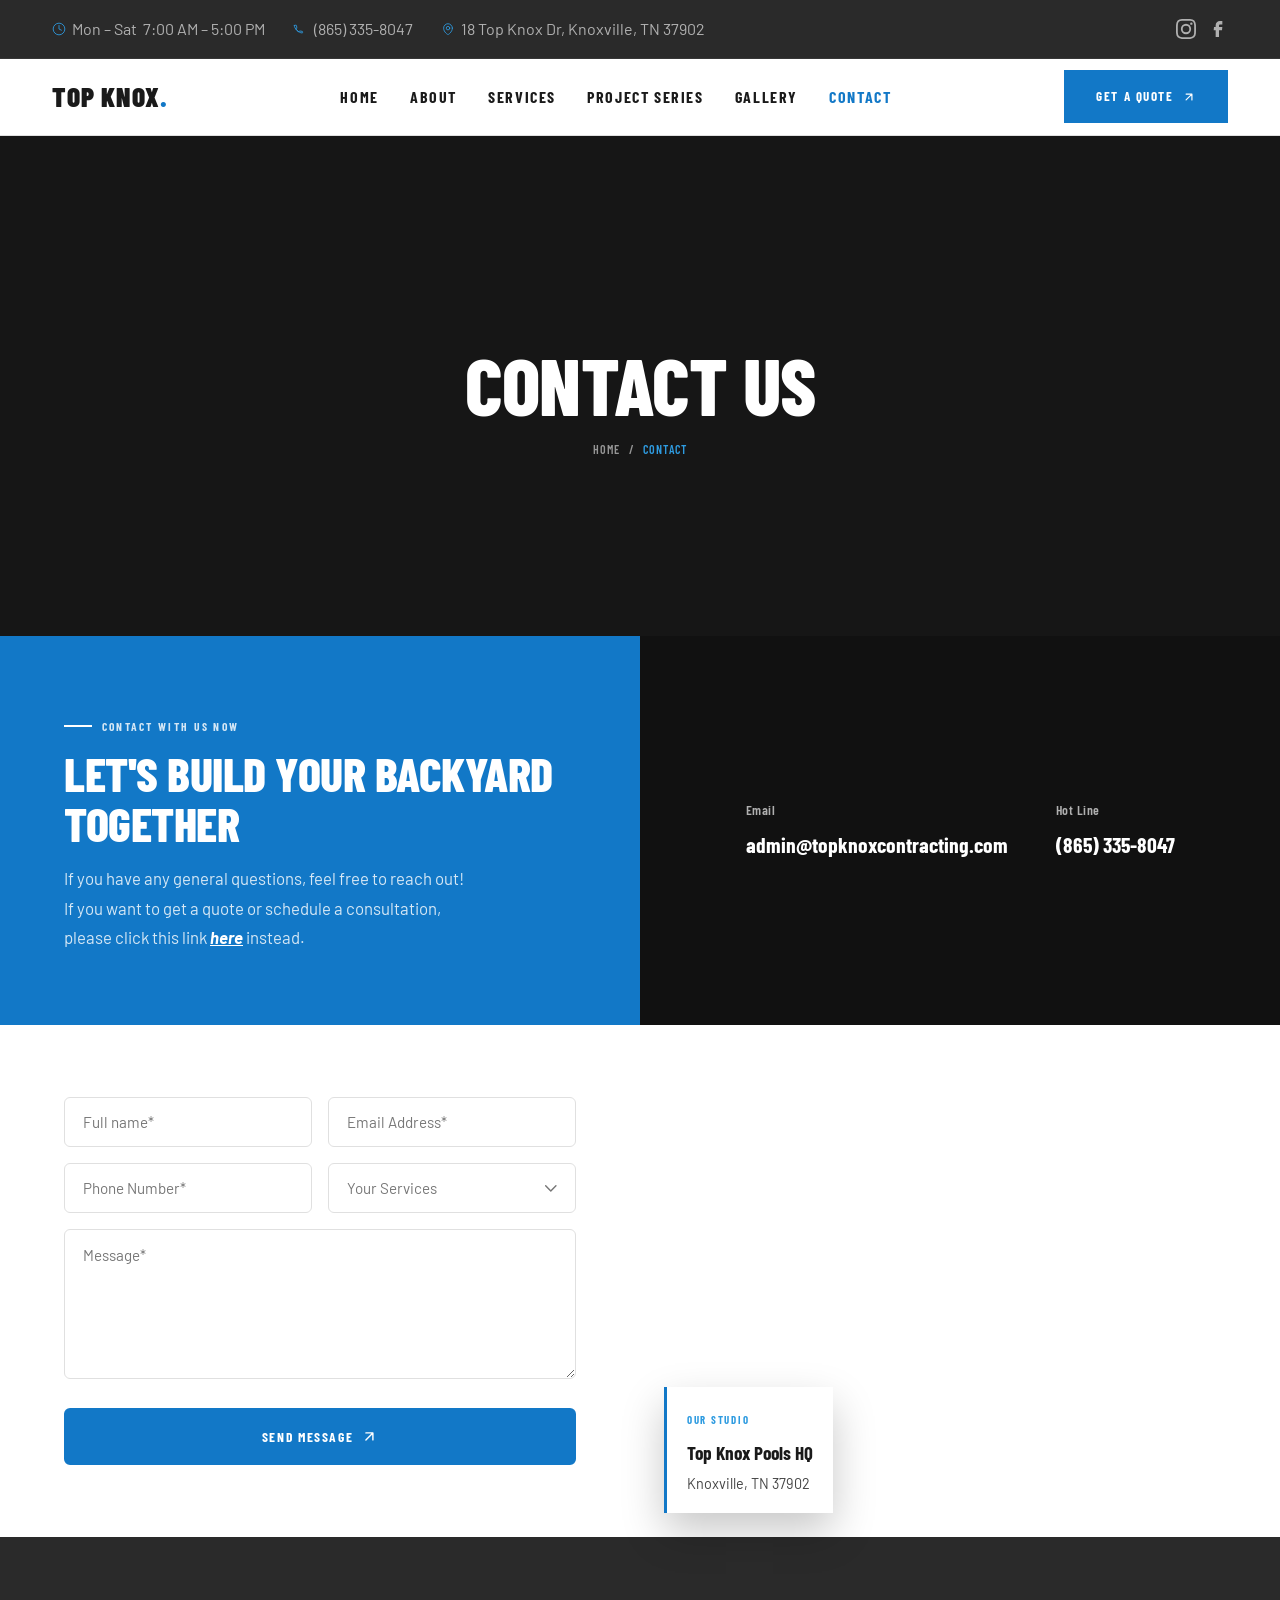
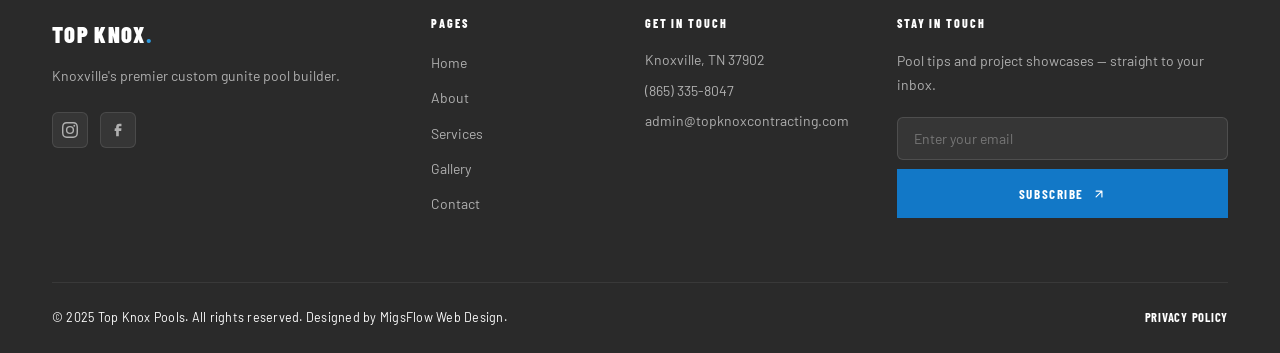
<file: html/contact.html>
<!DOCTYPE html>
<html lang="en">
<head>
  <meta charset="UTF-8">
  <meta name="viewport" content="width=device-width, initial-scale=1.0">
  <meta name="description" content="Contact Top Knox Pools — Knoxville's custom gunite pool builder. Tell us about your project and we'll get back to you within 24 hours.">
  <title>Contact | Top Knox Pools — Knoxville, TN</title>

  <link rel="preconnect" href="https://fonts.googleapis.com">
  <link rel="preconnect" href="https://fonts.gstatic.com" crossorigin>

  <link rel="stylesheet" href="../global.css">
  <link rel="stylesheet" href="../nav-hero.css">
</head>
<body>

  <!-- TOPBAR -->
  <div id="topbar">
    <div class="container topbar-inner">
      <div class="topbar-info">
        <span class="topbar-item"><svg xmlns="http://www.w3.org/2000/svg" fill="none" viewBox="0 0 24 24" stroke="currentColor"><circle cx="12" cy="12" r="10" stroke-width="1.5"/><path stroke-linecap="round" stroke-linejoin="round" stroke-width="1.5" d="M12 6v6l4 2"/></svg>Mon – Sat &nbsp;7:00 AM – 5:00 PM</span>
        <span class="topbar-item"><svg xmlns="http://www.w3.org/2000/svg" fill="none" viewBox="0 0 24 24" stroke="currentColor"><path stroke-linecap="round" stroke-linejoin="round" stroke-width="1.5" d="M2.25 6.338c0-.414.336-.75.75-.75h2.25a.75.75 0 0 1 .743.647l.63 4.2a.75.75 0 0 1-.44.813l-1.27.508a11.25 11.25 0 0 0 5.38 5.38l.508-1.27a.75.75 0 0 1 .814-.44l4.2.63a.75.75 0 0 1 .647.743V18a.75.75 0 0 1-.75.75C9.716 18.75 2.25 11.284 2.25 6.338Z"/></svg><a href="tel:+18653358047">(865) 335-8047</a></span>
        <span class="topbar-item"><svg xmlns="http://www.w3.org/2000/svg" fill="none" viewBox="0 0 24 24" stroke="currentColor"><path stroke-linecap="round" stroke-linejoin="round" stroke-width="1.5" d="M15 10.5a3 3 0 1 1-6 0 3 3 0 0 1 6 0Z"/><path stroke-linecap="round" stroke-linejoin="round" stroke-width="1.5" d="M19.5 10.5c0 7.142-7.5 11.25-7.5 11.25S4.5 17.642 4.5 10.5a7.5 7.5 0 1 1 15 0Z"/></svg><a href="https://maps.google.com" target="_blank" rel="noopener">18 Top Knox Dr, Knoxville, TN 37902</a></span>
      </div>
      <div class="topbar-social">
        <a href="https://www.instagram.com/topknoxpools/" target="_blank" rel="noopener" aria-label="Instagram"><svg xmlns="http://www.w3.org/2000/svg" viewBox="0 0 24 24" fill="currentColor"><path d="M12 2.163c3.204 0 3.584.012 4.85.07 3.252.148 4.771 1.691 4.919 4.919.058 1.265.069 1.645.069 4.849 0 3.205-.012 3.584-.069 4.849-.149 3.225-1.664 4.771-4.919 4.919-1.266.058-1.644.07-4.85.07-3.204 0-3.584-.012-4.849-.07-3.26-.149-4.771-1.699-4.919-4.92-.058-1.265-.07-1.644-.07-4.849 0-3.204.013-3.583.07-4.849.149-3.227 1.664-4.771 4.919-4.919 1.266-.057 1.645-.069 4.849-.069zM12 0C8.741 0 8.333.014 7.053.072 2.695.272.273 2.69.073 7.052.014 8.333 0 8.741 0 12c0 3.259.014 3.668.072 4.948.2 4.358 2.618 6.78 6.98 6.98C8.333 23.986 8.741 24 12 24c3.259 0 3.668-.014 4.948-.072 4.354-.2 6.782-2.618 6.979-6.98.059-1.28.073-1.689.073-4.948 0-3.259-.014-3.667-.072-4.947-.196-4.354-2.617-6.78-6.979-6.98C15.668.014 15.259 0 12 0zm0 5.838a6.162 6.162 0 100 12.324 6.162 6.162 0 000-12.324zM12 16a4 4 0 110-8 4 4 0 010 8zm6.406-11.845a1.44 1.44 0 100 2.881 1.44 1.44 0 000-2.881z"/></svg></a>
        <a href="https://www.facebook.com/people/Top-Knox-Pools/61563503467135/" target="_blank" rel="noopener" aria-label="Facebook"><svg xmlns="http://www.w3.org/2000/svg" viewBox="0 0 24 24" fill="currentColor"><path d="M9.198 21.5h4v-8.01h3.604l.396-3.98h-4V7.5a1 1 0 0 1 1-1h3v-4h-3a5 5 0 0 0-5 5v2.01h-2l-.396 3.98h2.396v8.01Z"/></svg></a>
      </div>
    </div>
  </div>

  <!-- NAVBAR -->
  <header id="navbar">
    <div class="container nav-inner">

      <a href="../index.html" class="nav-logo" aria-label="Top Knox Pools — Home">
        TOP KNOX<span>.</span>
      </a>

      <nav aria-label="Main navigation">
        <ul class="nav-links">
          <li><a href="../index.html">Home</a></li>
          <li><a href="../index.html#about">About</a></li>
          <li><a href="../index.html#services">Services</a></li>
          <li><a href="../index.html#project-series">Project Series</a></li>
          <li><a href="gallery.html">Gallery</a></li>
          <li><a href="contact.html" class="is-active">Contact</a></li>
        </ul>
      </nav>

      <div class="nav-cta">
        <a href="../index.html#quote" class="btn-primary">
          Get a Quote
          <svg class="btn-icon" xmlns="http://www.w3.org/2000/svg" fill="none"
               viewBox="0 0 24 24" stroke="currentColor" aria-hidden="true">
            <path stroke-linecap="round" stroke-linejoin="round" stroke-width="2" d="M7 17L17 7M17 7H7M17 7v10"/>
          </svg>
        </a>
      </div>

      <button class="nav-hamburger" aria-expanded="false" aria-label="Open navigation menu" aria-controls="mobile-drawer">
        <span></span><span></span><span></span>
      </button>

      <nav class="nav-drawer" id="mobile-drawer" aria-label="Mobile navigation">
        <ul>
          <li><a href="../index.html">Home</a></li>
          <li><a href="../index.html#about">About</a></li>
          <li><a href="../index.html#services">Services</a></li>
          <li><a href="../index.html#project-series">Project Series</a></li>
          <li><a href="gallery.html">Gallery</a></li>
          <li><a href="contact.html">Contact</a></li>
        </ul>
        <div class="nav-drawer-cta">
          <a href="../index.html#quote" class="btn-primary">
            Get a Quote
            <svg class="btn-icon" xmlns="http://www.w3.org/2000/svg" fill="none"
                 viewBox="0 0 24 24" stroke="currentColor" aria-hidden="true">
              <path stroke-linecap="round" stroke-linejoin="round" stroke-width="2" d="M7 17L17 7M17 7H7M17 7v10"/>
            </svg>
          </a>
        </div>
      </nav>

    </div>
  </header>
  <div class="nav-overlay" aria-hidden="true"></div>

  <main>

    <!-- PAGE HERO -->
    <section class="page-hero">
      <div class="page-hero-bg" aria-hidden="true">
        <picture>
          <source media="(max-width:767px)" srcset="../images/home/jpg/home-cta-1-m.jpeg">
          <source media="(min-width:768px)" srcset="../images/home/jpg/home-cta-1-d.jpeg">
          <img src="../images/home/jpg/home-cta-1-d.jpeg" alt="" width="1920" height="700" loading="eager" decoding="async">
        </picture>
      </div>
      <div class="page-hero-overlay" aria-hidden="true"></div>
      <div class="container page-hero-content">
        <h1>Contact Us</h1>
        <div class="page-hero-breadcrumb">
          <a href="../index.html">Home</a>
          <span>/</span>
          <span class="current">Contact</span>
        </div>
      </div>
    </section>

    <!-- =====================================================================
         CONTACT  (copied from the home page)
    ====================================================================== -->
    <section id="contact">

      <!-- Top band: maroon intro | dark contact details -->
      <div class="contact-top">
        <div class="contact-top-left reveal fade-up">
          <p class="eyebrow eyebrow-light">Contact With Us Now</p>
          <h2>Let's Build Your Backyard Together</h2>
          <p>If you have any general questions, feel free to reach out!</p>
          <p>If you want to get a quote or schedule a consultation, please click this link <a class="link" href="../index.html#quote">here</a> instead.</p>
        </div>

        <div class="contact-top-right reveal fade-up">
          <div class="contact-detail">
            <span class="contact-detail-label">Email</span>
            <a href="mailto:admin@topknoxcontracting.com">admin@topknoxcontracting.com</a>
          </div>
          <div class="contact-detail">
            <span class="contact-detail-label">Hot Line</span>
            <a href="tel:+18653358047">(865) 335-8047</a>
          </div>
        </div>
      </div>

      <!-- Body: form | map -->
      <div class="contact-body">

        <!-- Left: form -->
        <div class="contact-form-col reveal fade-right">
          <form class="contact-form" action="#" method="POST">
            <div class="contact-form-row">
              <div class="contact-field">
                <label for="contact-name" class="sr-only">Full name</label>
                <input type="text" id="contact-name" name="name" placeholder="Full name*" autocomplete="name" required>
              </div>
              <div class="contact-field">
                <label for="contact-email" class="sr-only">Email Address</label>
                <input type="email" id="contact-email" name="email" placeholder="Email Address*" autocomplete="email" required>
              </div>
            </div>

            <div class="contact-form-row">
              <div class="contact-field">
                <label for="contact-phone" class="sr-only">Phone Number</label>
                <input type="tel" id="contact-phone" name="phone" placeholder="Phone Number*" autocomplete="tel" required>
              </div>
              <div class="contact-field">
                <label for="contact-service" class="sr-only">Your Services</label>
                <select id="contact-service" name="service" required>
                  <option value="" disabled selected>Your Services</option>
                  <option value="custom">Custom Pool Construction</option>
                  <option value="renovation">Remodeling &amp; Renovation</option>
                  <option value="add-ons">Luxury Features &amp; Add-Ons</option>
                  <option value="maintenance">Maintenance &amp; Upkeep</option>
                  <option value="other">Something Else</option>
                </select>
                <svg class="contact-select-icon" xmlns="http://www.w3.org/2000/svg" fill="none" viewBox="0 0 24 24" stroke="currentColor" aria-hidden="true">
                  <path stroke-linecap="round" stroke-linejoin="round" stroke-width="2" d="M19 9l-7 7-7-7"/>
                </svg>
              </div>
            </div>

            <div class="contact-field">
              <label for="contact-message" class="sr-only">Message</label>
              <textarea id="contact-message" name="message" rows="6" placeholder="Message*" required></textarea>
            </div>

            <button type="submit" class="contact-submit">
              Send Message
              <svg class="btn-icon" xmlns="http://www.w3.org/2000/svg" fill="none" viewBox="0 0 24 24" stroke="currentColor" aria-hidden="true">
                <path stroke-linecap="round" stroke-linejoin="round" stroke-width="2" d="M7 17L17 7M17 7H7M17 7v10"/>
              </svg>
            </button>
          </form>
        </div>

        <!-- Right: map + floating address card -->
        <div class="contact-map-col reveal fade-left">
          <iframe
            class="contact-map"
            title="Top Knox Pools service area — Knoxville, Tennessee"
            src="https://www.google.com/maps?q=Knoxville,+Tennessee&z=11&output=embed"
            loading="lazy"
            referrerpolicy="no-referrer-when-downgrade"></iframe>

          <div class="contact-map-card">
            <span class="contact-map-card-eyebrow">Our Studio</span>
            <p class="contact-map-card-title">Top Knox Pools HQ</p>
            <p class="contact-map-card-addr">Knoxville, TN 37902</p>
          </div>
        </div>

      </div>
      <!-- /contact-body -->
    </section>
    <!-- /CONTACT -->

  </main>

  <!-- FOOTER -->
  <footer id="footer">
    <div class="container">
      <div class="footer-grid">
        <div class="footer-col footer-brand"><span class="footer-logo-text">TOP KNOX<span>.</span></span><p>Knoxville's premier custom gunite pool builder.</p><div class="footer-social"><a href="https://www.instagram.com/topknoxpools/" target="_blank" rel="noopener" aria-label="Instagram"><svg xmlns="http://www.w3.org/2000/svg" viewBox="0 0 24 24" fill="currentColor"><path d="M12 2.163c3.204 0 3.584.012 4.85.07 3.252.148 4.771 1.691 4.919 4.919.058 1.265.069 1.645.069 4.849 0 3.205-.012 3.584-.069 4.849-.149 3.225-1.664 4.771-4.919 4.919-1.266.058-1.644.07-4.85.07-3.204 0-3.584-.012-4.849-.07-3.26-.149-4.771-1.699-4.919-4.92-.058-1.265-.07-1.644-.07-4.849 0-3.204.013-3.583.07-4.849.149-3.227 1.664-4.771 4.919-4.919 1.266-.057 1.645-.069 4.849-.069zM12 0C8.741 0 8.333.014 7.053.072 2.695.272.273 2.69.073 7.052.014 8.333 0 8.741 0 12c0 3.259.014 3.668.072 4.948.2 4.358 2.618 6.78 6.98 6.98C8.333 23.986 8.741 24 12 24c3.259 0 3.668-.014 4.948-.072 4.354-.2 6.782-2.618 6.979-6.98.059-1.28.073-1.689.073-4.948 0-3.259-.014-3.667-.072-4.947-.196-4.354-2.617-6.78-6.979-6.98C15.668.014 15.259 0 12 0zm0 5.838a6.162 6.162 0 100 12.324 6.162 6.162 0 000-12.324zM12 16a4 4 0 110-8 4 4 0 010 8zm6.406-11.845a1.44 1.44 0 100 2.881 1.44 1.44 0 000-2.881z"/></svg></a><a href="https://www.facebook.com/people/Top-Knox-Pools/61563503467135/" target="_blank" rel="noopener" aria-label="Facebook"><svg xmlns="http://www.w3.org/2000/svg" viewBox="0 0 24 24" fill="currentColor"><path d="M9.198 21.5h4v-8.01h3.604l.396-3.98h-4V7.5a1 1 0 0 1 1-1h3v-4h-3a5 5 0 0 0-5 5v2.01h-2l-.396 3.98h2.396v8.01Z"/></svg></a></div></div>
        <div class="footer-col footer-nav"><h4>Pages</h4><ul><li><a href="../index.html">Home</a></li><li><a href="../index.html#about">About</a></li><li><a href="../index.html#services">Services</a></li><li><a href="gallery.html">Gallery</a></li><li><a href="contact.html">Contact</a></li></ul></div>
        <div class="footer-col footer-contact"><h4>Get In Touch</h4><address><p>Knoxville, TN 37902</p><a href="tel:+18653358047">(865) 335-8047</a><a href="mailto:admin@topknoxcontracting.com">admin@topknoxcontracting.com</a></address></div>
        <div class="footer-col footer-newsletter"><h4>Stay In Touch</h4><p>Pool tips and project showcases — straight to your inbox.</p><form class="footer-form" action="#" method="POST"><label for="footer-email-ct" class="sr-only">Email</label><input type="email" id="footer-email-ct" name="email" placeholder="Enter your email" autocomplete="email" required><button type="submit" class="btn-primary">Subscribe <svg class="btn-icon" xmlns="http://www.w3.org/2000/svg" fill="none" viewBox="0 0 24 24" stroke="currentColor"><path stroke-linecap="round" stroke-linejoin="round" stroke-width="2" d="M7 17L17 7M17 7H7M17 7v10"/></svg></button></form></div>
      </div>
      <div class="footer-bottom"><p>&copy; 2025 Top Knox Pools. All rights reserved. Designed by MigsFlow Web Design.</p><a href="privacy-policy.html" class="footer-privacy">Privacy Policy</a></div>
    </div>
  </footer>

  <button id="scrollTop" class="scroll-top-btn" aria-label="Scroll to top"><svg xmlns="http://www.w3.org/2000/svg" fill="none" viewBox="0 0 24 24" stroke="currentColor"><path stroke-linecap="round" stroke-linejoin="round" stroke-width="2" d="M5 15l7-7 7 7"/></svg></button>

  <script defer src="../main.js"></script>
</body>
</html>
</file>
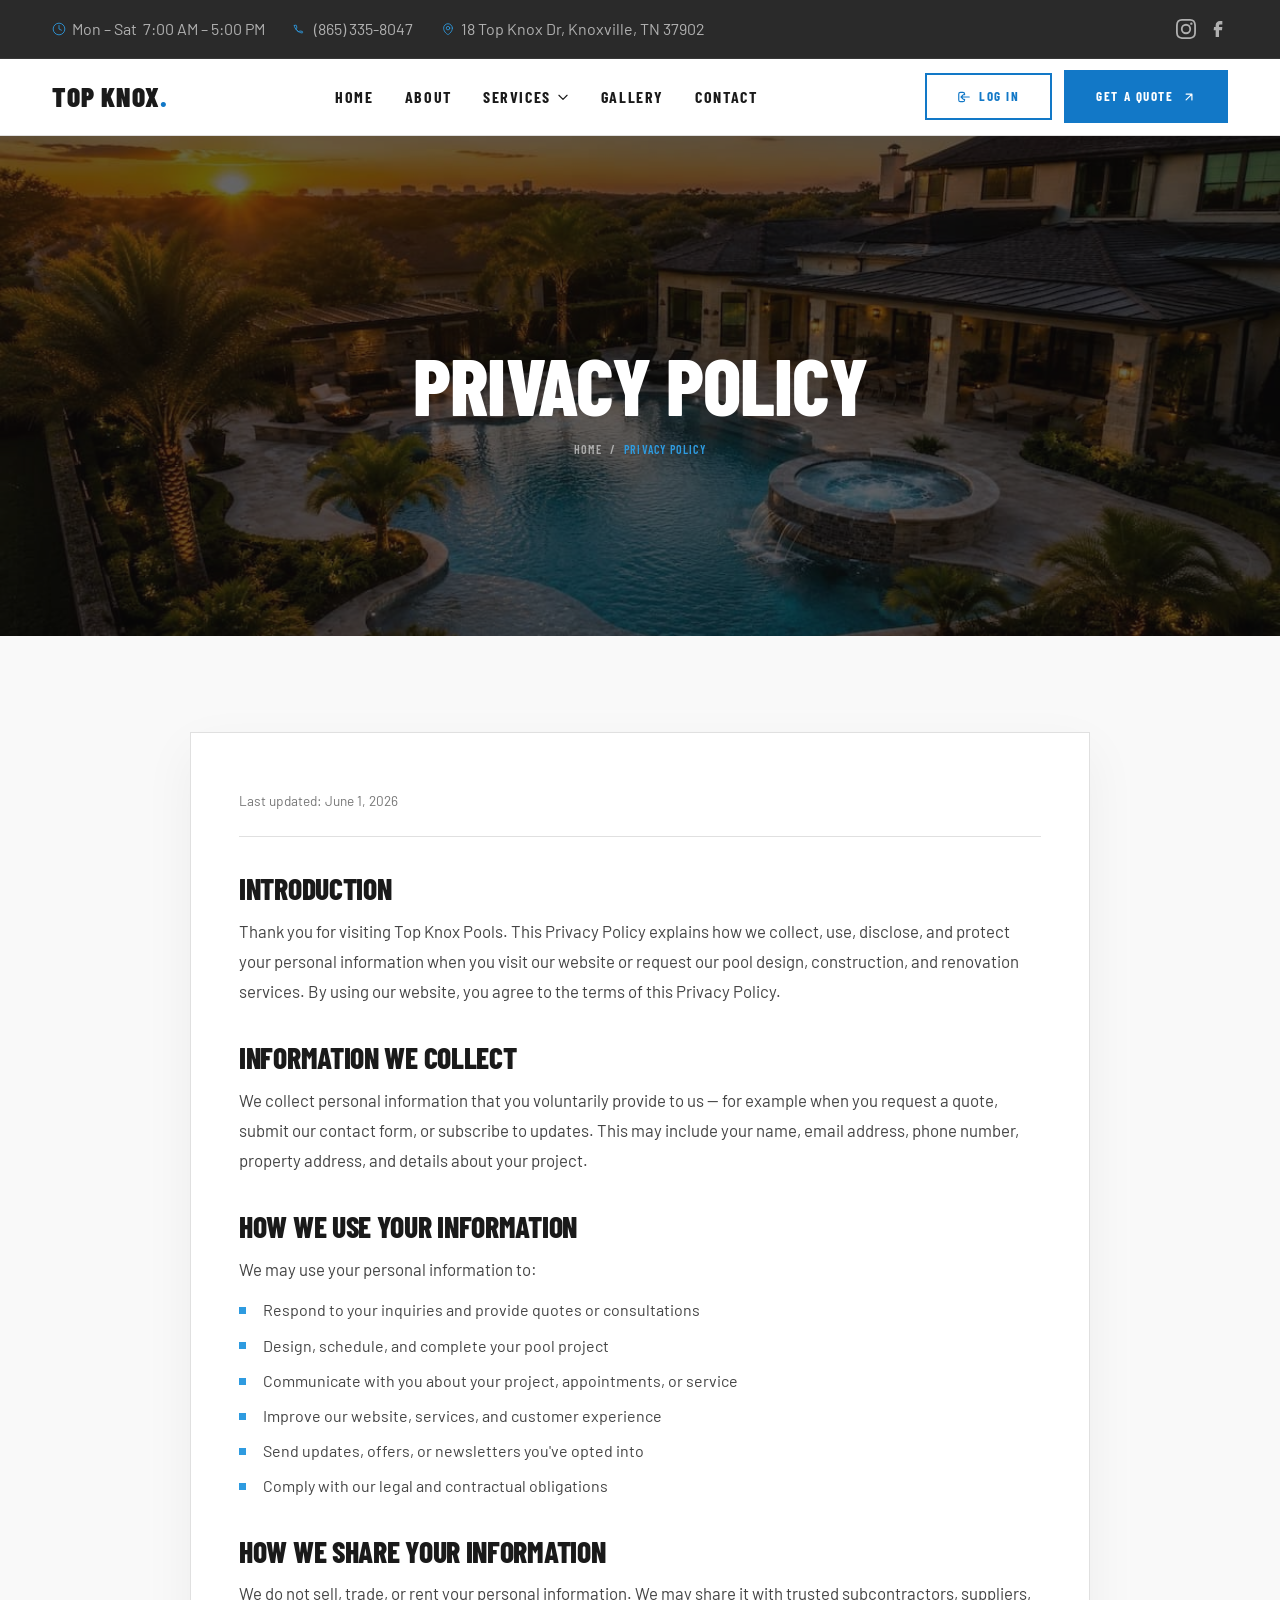
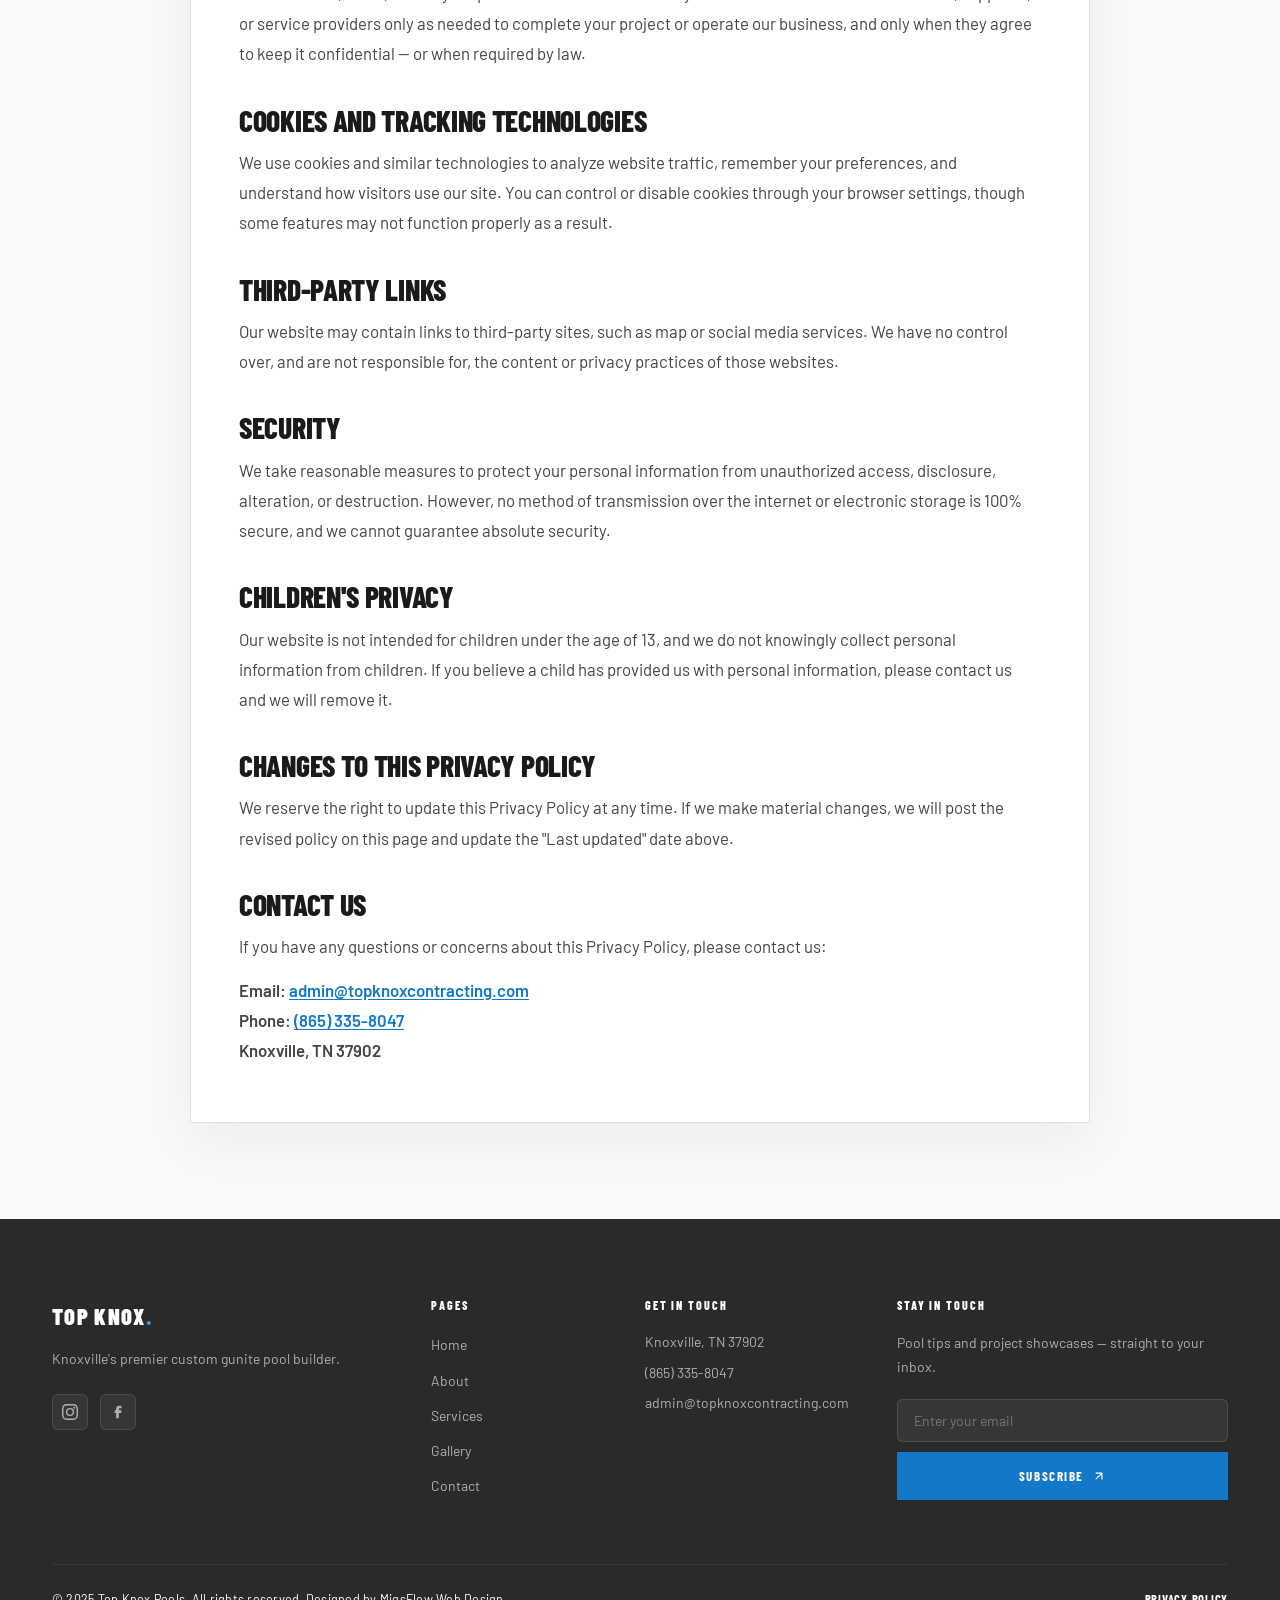
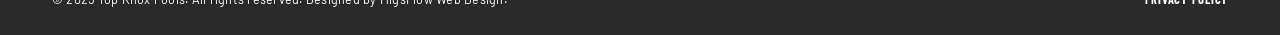
<file: html/privacy-policy.html>
<!DOCTYPE html>
<html lang="en">
<head>
  <meta charset="UTF-8">
  <meta name="viewport" content="width=device-width, initial-scale=1.0">
  <meta name="description" content="Privacy Policy for Top Knox Pools — how we collect, use, share and protect your personal information.">
  <title>Privacy Policy | Top Knox Pools — Knoxville, TX</title>

  <link rel="preconnect" href="https://fonts.googleapis.com">
  <link rel="preconnect" href="https://fonts.gstatic.com" crossorigin>

  <link rel="stylesheet" href="../global.css">
  <link rel="stylesheet" href="../nav-hero.css">
  <link rel="stylesheet" href="../css/privacy-policy.css">
</head>
<body>

  <!-- TOPBAR -->
  <div id="topbar">
    <div class="container topbar-inner">
      <div class="topbar-info">
        <span class="topbar-item"><svg xmlns="http://www.w3.org/2000/svg" fill="none" viewBox="0 0 24 24" stroke="currentColor"><circle cx="12" cy="12" r="10" stroke-width="1.5"/><path stroke-linecap="round" stroke-linejoin="round" stroke-width="1.5" d="M12 6v6l4 2"/></svg>Mon – Sat &nbsp;7:00 AM – 5:00 PM</span>
        <span class="topbar-item"><svg xmlns="http://www.w3.org/2000/svg" fill="none" viewBox="0 0 24 24" stroke="currentColor"><path stroke-linecap="round" stroke-linejoin="round" stroke-width="1.5" d="M2.25 6.338c0-.414.336-.75.75-.75h2.25a.75.75 0 0 1 .743.647l.63 4.2a.75.75 0 0 1-.44.813l-1.27.508a11.25 11.25 0 0 0 5.38 5.38l.508-1.27a.75.75 0 0 1 .814-.44l4.2.63a.75.75 0 0 1 .647.743V18a.75.75 0 0 1-.75.75C9.716 18.75 2.25 11.284 2.25 6.338Z"/></svg><a href="tel:+18653358047">(865) 335-8047</a></span>
        <span class="topbar-item"><svg xmlns="http://www.w3.org/2000/svg" fill="none" viewBox="0 0 24 24" stroke="currentColor"><path stroke-linecap="round" stroke-linejoin="round" stroke-width="1.5" d="M15 10.5a3 3 0 1 1-6 0 3 3 0 0 1 6 0Z"/><path stroke-linecap="round" stroke-linejoin="round" stroke-width="1.5" d="M19.5 10.5c0 7.142-7.5 11.25-7.5 11.25S4.5 17.642 4.5 10.5a7.5 7.5 0 1 1 15 0Z"/></svg><a href="https://maps.google.com" target="_blank" rel="noopener">18 Top Knox Dr, Knoxville, TN 37902</a></span>
      </div>
      <div class="topbar-social">
        <a href="#" aria-label="Instagram"><svg xmlns="http://www.w3.org/2000/svg" viewBox="0 0 24 24" fill="currentColor"><path d="M12 2.163c3.204 0 3.584.012 4.85.07 3.252.148 4.771 1.691 4.919 4.919.058 1.265.069 1.645.069 4.849 0 3.205-.012 3.584-.069 4.849-.149 3.225-1.664 4.771-4.919 4.919-1.266.058-1.644.07-4.85.07-3.204 0-3.584-.012-4.849-.07-3.26-.149-4.771-1.699-4.919-4.92-.058-1.265-.07-1.644-.07-4.849 0-3.204.013-3.583.07-4.849.149-3.227 1.664-4.771 4.919-4.919 1.266-.057 1.645-.069 4.849-.069zM12 0C8.741 0 8.333.014 7.053.072 2.695.272.273 2.69.073 7.052.014 8.333 0 8.741 0 12c0 3.259.014 3.668.072 4.948.2 4.358 2.618 6.78 6.98 6.98C8.333 23.986 8.741 24 12 24c3.259 0 3.668-.014 4.948-.072 4.354-.2 6.782-2.618 6.979-6.98.059-1.28.073-1.689.073-4.948 0-3.259-.014-3.667-.072-4.947-.196-4.354-2.617-6.78-6.979-6.98C15.668.014 15.259 0 12 0zm0 5.838a6.162 6.162 0 100 12.324 6.162 6.162 0 000-12.324zM12 16a4 4 0 110-8 4 4 0 010 8zm6.406-11.845a1.44 1.44 0 100 2.881 1.44 1.44 0 000-2.881z"/></svg></a>
        <a href="#" aria-label="Facebook"><svg xmlns="http://www.w3.org/2000/svg" viewBox="0 0 24 24" fill="currentColor"><path d="M9.198 21.5h4v-8.01h3.604l.396-3.98h-4V7.5a1 1 0 0 1 1-1h3v-4h-3a5 5 0 0 0-5 5v2.01h-2l-.396 3.98h2.396v8.01Z"/></svg></a>
      </div>
    </div>
  </div>

  <!-- NAVBAR -->
  <header id="navbar">
    <div class="container nav-inner">

      <a href="../index.html" class="nav-logo" aria-label="Top Knox Pools — Home">
        TOP KNOX<span>.</span>
      </a>

      <nav aria-label="Main navigation">
        <ul class="nav-links">
          <li><a href="../index.html">Home</a></li>
          <li><a href="about.html">About</a></li>
          <li>
            <button class="nav-drop-toggle" aria-expanded="false" aria-haspopup="true">
              Services
              <svg class="nav-chevron" xmlns="http://www.w3.org/2000/svg" fill="none"
                   viewBox="0 0 24 24" stroke="currentColor" aria-hidden="true">
                <path stroke-linecap="round" stroke-linejoin="round" stroke-width="2" d="M19 9l-7 7-7-7"/>
              </svg>
            </button>
            <ul class="nav-dropdown" role="menu">
              <li role="none"><a href="services/custom-builds.html" role="menuitem">Custom Pool Construction</a></li>
              <li role="none"><a href="services/renovations.html" role="menuitem">Remodeling &amp; Renovation</a></li>
              <li role="none"><a href="services/add-ons.html" role="menuitem">Luxury Features &amp; Add-Ons</a></li>
              <li role="none"><a href="services.html" role="menuitem">View All Services</a></li>
            </ul>
          </li>
          <li><a href="gallery.html">Gallery</a></li>
          <li><a href="contact.html">Contact</a></li>
        </ul>
      </nav>

      <div class="nav-cta">
        <a href="../html/contact.html" class="btn-outline-maroon nav-login">
          <svg class="btn-icon" xmlns="http://www.w3.org/2000/svg" fill="none" viewBox="0 0 24 24" stroke="currentColor" aria-hidden="true"><path stroke-linecap="round" stroke-linejoin="round" stroke-width="2" d="M11 16l-4-4m0 0l4-4m-4 4h14M13 16v1a3 3 0 01-3 3H6a3 3 0 01-3-3V7a3 3 0 013-3h4a3 3 0 013 3v1"/></svg>
          Log In
        </a>
        <a href="quote.html" class="btn-primary">
          Get a Quote
          <svg class="btn-icon" xmlns="http://www.w3.org/2000/svg" fill="none"
               viewBox="0 0 24 24" stroke="currentColor" aria-hidden="true">
            <path stroke-linecap="round" stroke-linejoin="round" stroke-width="2" d="M7 17L17 7M17 7H7M17 7v10"/>
          </svg>
        </a>
      </div>

      <button class="nav-hamburger" aria-expanded="false" aria-label="Open navigation menu" aria-controls="mobile-drawer">
        <span></span><span></span><span></span>
      </button>

      <nav class="nav-drawer" id="mobile-drawer" aria-label="Mobile navigation">
        <ul>
          <li><a href="../index.html">Home</a></li>
          <li><a href="about.html">About</a></li>
          <li>
            <button class="nav-drop-toggle" aria-expanded="false">
              Services
              <svg class="nav-chevron" xmlns="http://www.w3.org/2000/svg" fill="none"
                   viewBox="0 0 24 24" stroke="currentColor" aria-hidden="true">
                <path stroke-linecap="round" stroke-linejoin="round" stroke-width="2" d="M19 9l-7 7-7-7"/>
              </svg>
            </button>
            <ul class="nav-sub">
              <li><a href="services/custom-builds.html">Custom Pool Construction</a></li>
              <li><a href="services/renovations.html">Remodeling &amp; Renovation</a></li>
              <li><a href="services/add-ons.html">Luxury Features &amp; Add-Ons</a></li>
              <li><a href="services.html">View All Services</a></li>
            </ul>
          </li>
          <li><a href="gallery.html">Gallery</a></li>
          <li><a href="contact.html">Contact</a></li>
        </ul>
        <div class="nav-drawer-cta">
          <a href="../html/contact.html" class="btn-outline-maroon">
            <svg class="btn-icon" xmlns="http://www.w3.org/2000/svg" fill="none" viewBox="0 0 24 24" stroke="currentColor" aria-hidden="true"><path stroke-linecap="round" stroke-linejoin="round" stroke-width="2" d="M11 16l-4-4m0 0l4-4m-4 4h14M13 16v1a3 3 0 01-3 3H6a3 3 0 01-3-3V7a3 3 0 013-3h4a3 3 0 013 3v1"/></svg>
            Log In
          </a>
          <a href="quote.html" class="btn-primary">
            Get a Quote
            <svg class="btn-icon" xmlns="http://www.w3.org/2000/svg" fill="none"
                 viewBox="0 0 24 24" stroke="currentColor" aria-hidden="true">
              <path stroke-linecap="round" stroke-linejoin="round" stroke-width="2" d="M7 17L17 7M17 7H7M17 7v10"/>
            </svg>
          </a>
        </div>
      </nav>

    </div>
  </header>
  <div class="nav-overlay" aria-hidden="true"></div>

  <main>

    <!-- PAGE HERO -->
    <section class="page-hero">
      <div class="page-hero-bg" aria-hidden="true">
        <picture>
          <source media="(max-width:767px)" srcset="../images/home/jpg/home-testimonial-m.jpeg">
          <source media="(min-width:768px)" srcset="../images/home/jpg/home-testimonial-d.jpeg">
          <img src="../images/home/jpg/home-testimonial-d.jpeg" alt="" width="1920" height="700" loading="eager" decoding="async">
        </picture>
      </div>
      <div class="page-hero-overlay" aria-hidden="true"></div>
      <div class="container page-hero-content">
        <h1>Privacy Policy</h1>
        <div class="page-hero-breadcrumb">
          <a href="../index.html">Home</a>
          <span>/</span>
          <span class="current">Privacy Policy</span>
        </div>
      </div>
    </section>

    <!-- =====================================================================
         PRIVACY POLICY CONTENT
    ====================================================================== -->
    <section id="legal" class="section-padding">
      <div class="container">
        <div class="legal-card">

          <p class="legal-updated">Last updated: June 1, 2026</p>

          <div class="legal-block">
            <h2>Introduction</h2>
            <p>Thank you for visiting Top Knox Pools. This Privacy Policy explains how we collect, use, disclose, and protect your personal information when you visit our website or request our pool design, construction, and renovation services. By using our website, you agree to the terms of this Privacy Policy.</p>
          </div>

          <div class="legal-block">
            <h2>Information We Collect</h2>
            <p>We collect personal information that you voluntarily provide to us — for example when you request a quote, submit our contact form, or subscribe to updates. This may include your name, email address, phone number, property address, and details about your project.</p>
          </div>

          <div class="legal-block">
            <h2>How We Use Your Information</h2>
            <p>We may use your personal information to:</p>
            <ul class="legal-list">
              <li>Respond to your inquiries and provide quotes or consultations</li>
              <li>Design, schedule, and complete your pool project</li>
              <li>Communicate with you about your project, appointments, or service</li>
              <li>Improve our website, services, and customer experience</li>
              <li>Send updates, offers, or newsletters you've opted into</li>
              <li>Comply with our legal and contractual obligations</li>
            </ul>
          </div>

          <div class="legal-block">
            <h2>How We Share Your Information</h2>
            <p>We do not sell, trade, or rent your personal information. We may share it with trusted subcontractors, suppliers, or service providers only as needed to complete your project or operate our business, and only when they agree to keep it confidential — or when required by law.</p>
          </div>

          <div class="legal-block">
            <h2>Cookies and Tracking Technologies</h2>
            <p>We use cookies and similar technologies to analyze website traffic, remember your preferences, and understand how visitors use our site. You can control or disable cookies through your browser settings, though some features may not function properly as a result.</p>
          </div>

          <div class="legal-block">
            <h2>Third-Party Links</h2>
            <p>Our website may contain links to third-party sites, such as map or social media services. We have no control over, and are not responsible for, the content or privacy practices of those websites.</p>
          </div>

          <div class="legal-block">
            <h2>Security</h2>
            <p>We take reasonable measures to protect your personal information from unauthorized access, disclosure, alteration, or destruction. However, no method of transmission over the internet or electronic storage is 100% secure, and we cannot guarantee absolute security.</p>
          </div>

          <div class="legal-block">
            <h2>Children's Privacy</h2>
            <p>Our website is not intended for children under the age of 13, and we do not knowingly collect personal information from children. If you believe a child has provided us with personal information, please contact us and we will remove it.</p>
          </div>

          <div class="legal-block">
            <h2>Changes to This Privacy Policy</h2>
            <p>We reserve the right to update this Privacy Policy at any time. If we make material changes, we will post the revised policy on this page and update the "Last updated" date above.</p>
          </div>

          <div class="legal-block legal-contact">
            <h2>Contact Us</h2>
            <p>If you have any questions or concerns about this Privacy Policy, please contact us:</p>
            <p class="legal-contact-line">
              Email: <a href="mailto:admin@topknoxcontracting.com">admin@topknoxcontracting.com</a><br>
              Phone: <a href="tel:+18653358047">(865) 335-8047</a><br>
              Knoxville, TN 37902
            </p>
          </div>

        </div>
      </div>
    </section>

  </main>

  <!-- FOOTER -->
  <footer id="footer">
    <div class="container">
      <div class="footer-grid">
        <div class="footer-col footer-brand"><span class="footer-logo-text">TOP KNOX<span>.</span></span><p>Knoxville's premier custom gunite pool builder.</p><div class="footer-social"><a href="#" aria-label="Instagram"><svg xmlns="http://www.w3.org/2000/svg" viewBox="0 0 24 24" fill="currentColor"><path d="M12 2.163c3.204 0 3.584.012 4.85.07 3.252.148 4.771 1.691 4.919 4.919.058 1.265.069 1.645.069 4.849 0 3.205-.012 3.584-.069 4.849-.149 3.225-1.664 4.771-4.919 4.919-1.266.058-1.644.07-4.85.07-3.204 0-3.584-.012-4.849-.07-3.26-.149-4.771-1.699-4.919-4.92-.058-1.265-.07-1.644-.07-4.849 0-3.204.013-3.583.07-4.849.149-3.227 1.664-4.771 4.919-4.919 1.266-.057 1.645-.069 4.849-.069zM12 0C8.741 0 8.333.014 7.053.072 2.695.272.273 2.69.073 7.052.014 8.333 0 8.741 0 12c0 3.259.014 3.668.072 4.948.2 4.358 2.618 6.78 6.98 6.98C8.333 23.986 8.741 24 12 24c3.259 0 3.668-.014 4.948-.072 4.354-.2 6.782-2.618 6.979-6.98.059-1.28.073-1.689.073-4.948 0-3.259-.014-3.667-.072-4.947-.196-4.354-2.617-6.78-6.979-6.98C15.668.014 15.259 0 12 0zm0 5.838a6.162 6.162 0 100 12.324 6.162 6.162 0 000-12.324zM12 16a4 4 0 110-8 4 4 0 010 8zm6.406-11.845a1.44 1.44 0 100 2.881 1.44 1.44 0 000-2.881z"/></svg></a><a href="#" aria-label="Facebook"><svg xmlns="http://www.w3.org/2000/svg" viewBox="0 0 24 24" fill="currentColor"><path d="M9.198 21.5h4v-8.01h3.604l.396-3.98h-4V7.5a1 1 0 0 1 1-1h3v-4h-3a5 5 0 0 0-5 5v2.01h-2l-.396 3.98h2.396v8.01Z"/></svg></a></div></div>
        <div class="footer-col footer-nav"><h4>Pages</h4><ul><li><a href="../index.html">Home</a></li><li><a href="about.html">About</a></li><li><a href="services.html">Services</a></li><li><a href="gallery.html">Gallery</a></li><li><a href="contact.html">Contact</a></li></ul></div>
        <div class="footer-col footer-contact"><h4>Get In Touch</h4><address><p>Knoxville, TN 37902</p><a href="tel:+18653358047">(865) 335-8047</a><a href="mailto:admin@topknoxcontracting.com">admin@topknoxcontracting.com</a></address></div>
        <div class="footer-col footer-newsletter"><h4>Stay In Touch</h4><p>Pool tips and project showcases — straight to your inbox.</p><form class="footer-form" action="#" method="POST"><label for="footer-email-pp" class="sr-only">Email</label><input type="email" id="footer-email-pp" name="email" placeholder="Enter your email" autocomplete="email" required><button type="submit" class="btn-primary">Subscribe <svg class="btn-icon" xmlns="http://www.w3.org/2000/svg" fill="none" viewBox="0 0 24 24" stroke="currentColor"><path stroke-linecap="round" stroke-linejoin="round" stroke-width="2" d="M7 17L17 7M17 7H7M17 7v10"/></svg></button></form></div>
      </div>
      <div class="footer-bottom"><p>&copy; 2025 Top Knox Pools. All rights reserved. Designed by MigsFlow Web Design.</p><a href="privacy-policy.html" class="footer-privacy">Privacy Policy</a></div>
    </div>
  </footer>

  <button id="scrollTop" class="scroll-top-btn" aria-label="Scroll to top"><svg xmlns="http://www.w3.org/2000/svg" fill="none" viewBox="0 0 24 24" stroke="currentColor"><path stroke-linecap="round" stroke-linejoin="round" stroke-width="2" d="M5 15l7-7 7 7"/></svg></button>

  <script defer src="../main.js"></script>
</body>
</html>
</file>
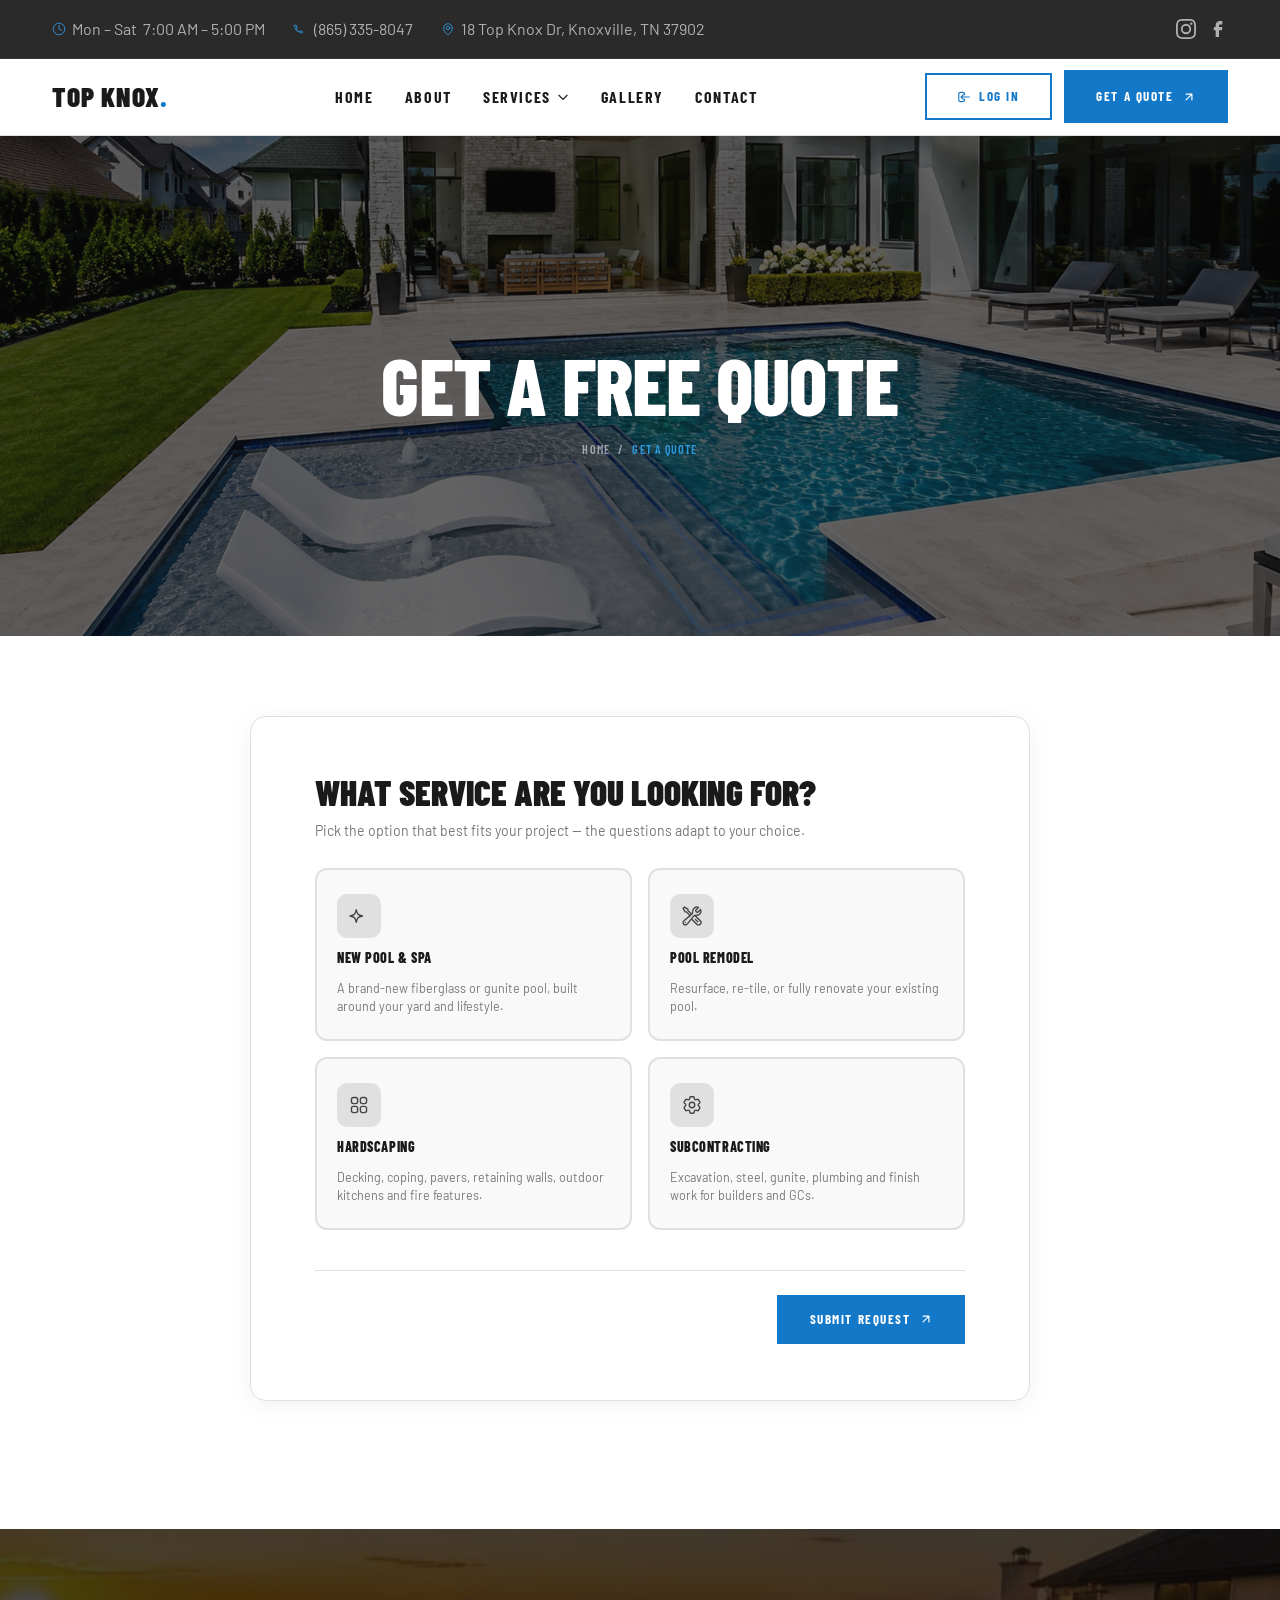
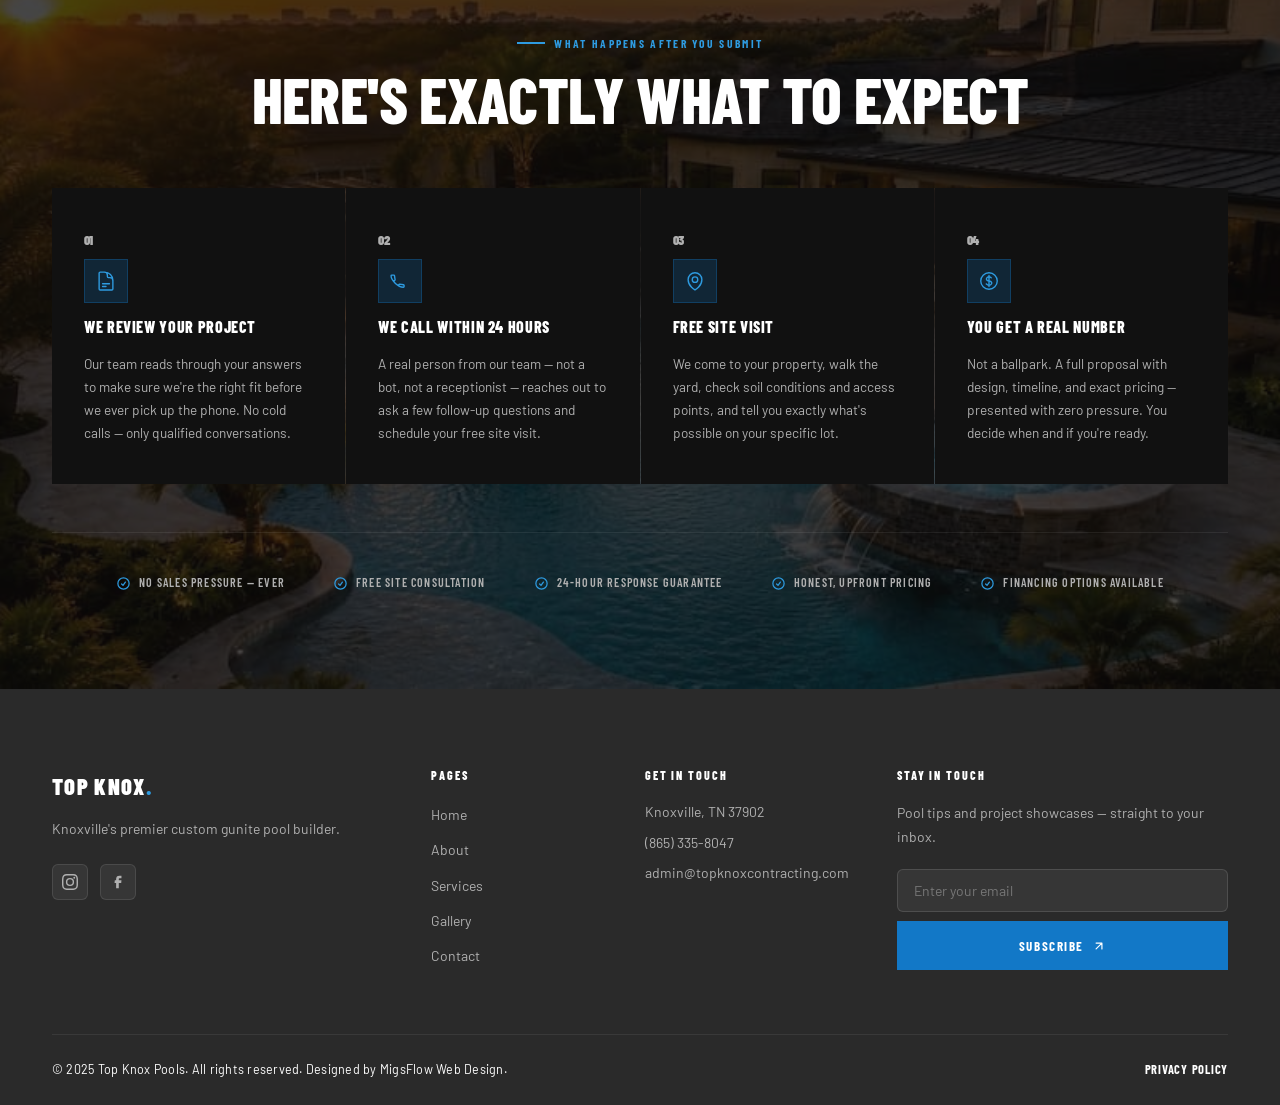
<file: html/quote.html>
<!DOCTYPE html>
<html lang="en">
<head>
  <meta charset="UTF-8">
  <meta name="viewport" content="width=device-width, initial-scale=1.0">
  <meta name="description" content="Get a free quote from Top Knox Pools — Knoxville's custom gunite pool builder. Answer a few questions and we'll follow up within 24 hours.">
  <title>Get a Free Quote | Top Knox Pools — Knoxville, TX</title>

  <link rel="preconnect" href="https://fonts.googleapis.com">
  <link rel="preconnect" href="https://fonts.gstatic.com" crossorigin>

  <link rel="stylesheet" href="../global.css">
  <link rel="stylesheet" href="../nav-hero.css">
  <link rel="stylesheet" href="../css/quote.css">
</head>
<body>

  <!-- TOPBAR -->
  <div id="topbar">
    <div class="container topbar-inner">
      <div class="topbar-info">
        <span class="topbar-item"><svg xmlns="http://www.w3.org/2000/svg" fill="none" viewBox="0 0 24 24" stroke="currentColor"><circle cx="12" cy="12" r="10" stroke-width="1.5"/><path stroke-linecap="round" stroke-linejoin="round" stroke-width="1.5" d="M12 6v6l4 2"/></svg>Mon – Sat &nbsp;7:00 AM – 5:00 PM</span>
        <span class="topbar-item"><svg xmlns="http://www.w3.org/2000/svg" fill="none" viewBox="0 0 24 24" stroke="currentColor"><path stroke-linecap="round" stroke-linejoin="round" stroke-width="1.5" d="M2.25 6.338c0-.414.336-.75.75-.75h2.25a.75.75 0 0 1 .743.647l.63 4.2a.75.75 0 0 1-.44.813l-1.27.508a11.25 11.25 0 0 0 5.38 5.38l.508-1.27a.75.75 0 0 1 .814-.44l4.2.63a.75.75 0 0 1 .647.743V18a.75.75 0 0 1-.75.75C9.716 18.75 2.25 11.284 2.25 6.338Z"/></svg><a href="tel:+18653358047">(865) 335-8047</a></span>
        <span class="topbar-item"><svg xmlns="http://www.w3.org/2000/svg" fill="none" viewBox="0 0 24 24" stroke="currentColor"><path stroke-linecap="round" stroke-linejoin="round" stroke-width="1.5" d="M15 10.5a3 3 0 1 1-6 0 3 3 0 0 1 6 0Z"/><path stroke-linecap="round" stroke-linejoin="round" stroke-width="1.5" d="M19.5 10.5c0 7.142-7.5 11.25-7.5 11.25S4.5 17.642 4.5 10.5a7.5 7.5 0 1 1 15 0Z"/></svg><a href="https://maps.google.com" target="_blank" rel="noopener">18 Top Knox Dr, Knoxville, TN 37902</a></span>
      </div>
      <div class="topbar-social">
        <a href="#" aria-label="Instagram"><svg xmlns="http://www.w3.org/2000/svg" viewBox="0 0 24 24" fill="currentColor"><path d="M12 2.163c3.204 0 3.584.012 4.85.07 3.252.148 4.771 1.691 4.919 4.919.058 1.265.069 1.645.069 4.849 0 3.205-.012 3.584-.069 4.849-.149 3.225-1.664 4.771-4.919 4.919-1.266.058-1.644.07-4.85.07-3.204 0-3.584-.012-4.849-.07-3.26-.149-4.771-1.699-4.919-4.92-.058-1.265-.07-1.644-.07-4.849 0-3.204.013-3.583.07-4.849.149-3.227 1.664-4.771 4.919-4.919 1.266-.057 1.645-.069 4.849-.069zM12 0C8.741 0 8.333.014 7.053.072 2.695.272.273 2.69.073 7.052.014 8.333 0 8.741 0 12c0 3.259.014 3.668.072 4.948.2 4.358 2.618 6.78 6.98 6.98C8.333 23.986 8.741 24 12 24c3.259 0 3.668-.014 4.948-.072 4.354-.2 6.782-2.618 6.979-6.98.059-1.28.073-1.689.073-4.948 0-3.259-.014-3.667-.072-4.947-.196-4.354-2.617-6.78-6.979-6.98C15.668.014 15.259 0 12 0zm0 5.838a6.162 6.162 0 100 12.324 6.162 6.162 0 000-12.324zM12 16a4 4 0 110-8 4 4 0 010 8zm6.406-11.845a1.44 1.44 0 100 2.881 1.44 1.44 0 000-2.881z"/></svg></a>
        <a href="#" aria-label="Facebook"><svg xmlns="http://www.w3.org/2000/svg" viewBox="0 0 24 24" fill="currentColor"><path d="M9.198 21.5h4v-8.01h3.604l.396-3.98h-4V7.5a1 1 0 0 1 1-1h3v-4h-3a5 5 0 0 0-5 5v2.01h-2l-.396 3.98h2.396v8.01Z"/></svg></a>
      </div>
    </div>
  </div>

  <!-- NAVBAR -->
  <header id="navbar">
    <div class="container nav-inner">

      <!-- Logo -->
      <a href="../index.html" class="nav-logo" aria-label="Top Knox Pools — Home">
        TOP KNOX<span>.</span>
      </a>

      <!-- Desktop nav links -->
      <nav aria-label="Main navigation">
        <ul class="nav-links">

          <li><a href="../index.html">Home</a></li>
          <li><a href="about.html">About</a></li>

          <!-- Services dropdown -->
          <li>
            <button class="nav-drop-toggle" aria-expanded="false" aria-haspopup="true">
              Services
              <svg class="nav-chevron" xmlns="http://www.w3.org/2000/svg" fill="none"
                   viewBox="0 0 24 24" stroke="currentColor" aria-hidden="true">
                <path stroke-linecap="round" stroke-linejoin="round"
                      stroke-width="2" d="M19 9l-7 7-7-7"/>
              </svg>
            </button>
            <ul class="nav-dropdown" role="menu">
              <li role="none"><a href="services/custom-builds.html" role="menuitem">Custom Pool Construction</a></li>
              <li role="none"><a href="services/renovations.html" role="menuitem">Remodeling &amp; Renovation</a></li>
              <li role="none"><a href="services/add-ons.html" role="menuitem">Luxury Features &amp; Add-Ons</a></li>
              <li role="none"><a href="services.html" role="menuitem">View All Services</a></li>
            </ul>
          </li>

          <li><a href="gallery.html">Gallery</a></li>
          <li><a href="contact.html">Contact</a></li>

        </ul>
      </nav>

      <!-- Desktop CTA -->
      <div class="nav-cta">
        <a href="../html/contact.html" class="btn-outline-maroon nav-login">
          <svg class="btn-icon" xmlns="http://www.w3.org/2000/svg" fill="none" viewBox="0 0 24 24" stroke="currentColor" aria-hidden="true"><path stroke-linecap="round" stroke-linejoin="round" stroke-width="2" d="M11 16l-4-4m0 0l4-4m-4 4h14M13 16v1a3 3 0 01-3 3H6a3 3 0 01-3-3V7a3 3 0 013-3h4a3 3 0 013 3v1"/></svg>
          Log In
        </a>
        <a href="quote.html" class="btn-primary">
          Get a Quote
          <svg class="btn-icon" xmlns="http://www.w3.org/2000/svg" fill="none"
               viewBox="0 0 24 24" stroke="currentColor" aria-hidden="true">
            <path stroke-linecap="round" stroke-linejoin="round"
                  stroke-width="2" d="M7 17L17 7M17 7H7M17 7v10"/>
          </svg>
        </a>
      </div>

      <!-- Hamburger (mobile only) -->
      <button class="nav-hamburger" aria-expanded="false"
              aria-label="Open navigation menu" aria-controls="mobile-drawer">
        <span></span>
        <span></span>
        <span></span>
      </button>

      <!-- Mobile dropdown menu -->
      <nav class="nav-drawer" id="mobile-drawer" aria-label="Mobile navigation">
        <ul>
          <li><a href="../index.html">Home</a></li>
          <li><a href="about.html">About</a></li>

          <!-- Services accordion -->
          <li>
            <button class="nav-drop-toggle" aria-expanded="false">
              Services
              <svg class="nav-chevron" xmlns="http://www.w3.org/2000/svg" fill="none"
                   viewBox="0 0 24 24" stroke="currentColor" aria-hidden="true">
                <path stroke-linecap="round" stroke-linejoin="round"
                      stroke-width="2" d="M19 9l-7 7-7-7"/>
              </svg>
            </button>
            <ul class="nav-sub">
              <li><a href="services/custom-builds.html">Custom Pool Construction</a></li>
              <li><a href="services/renovations.html">Remodeling &amp; Renovation</a></li>
              <li><a href="services/add-ons.html">Luxury Features &amp; Add-Ons</a></li>
              <li><a href="services.html">View All Services</a></li>
            </ul>
          </li>

          <li><a href="gallery.html">Gallery</a></li>
          <li><a href="contact.html">Contact</a></li>
        </ul>

        <div class="nav-drawer-cta">
          <a href="../html/contact.html" class="btn-outline-maroon">
            <svg class="btn-icon" xmlns="http://www.w3.org/2000/svg" fill="none" viewBox="0 0 24 24" stroke="currentColor" aria-hidden="true"><path stroke-linecap="round" stroke-linejoin="round" stroke-width="2" d="M11 16l-4-4m0 0l4-4m-4 4h14M13 16v1a3 3 0 01-3 3H6a3 3 0 01-3-3V7a3 3 0 013-3h4a3 3 0 013 3v1"/></svg>
            Log In
          </a>
          <a href="quote.html" class="btn-primary">
            Get a Quote
            <svg class="btn-icon" xmlns="http://www.w3.org/2000/svg" fill="none"
                 viewBox="0 0 24 24" stroke="currentColor" aria-hidden="true">
              <path stroke-linecap="round" stroke-linejoin="round"
                    stroke-width="2" d="M7 17L17 7M17 7H7M17 7v10"/>
            </svg>
          </a>
        </div>

      </nav>

    </div>
  </header>
  <div class="nav-overlay" aria-hidden="true"></div>

  <main>

    <!-- PAGE HERO -->
    <section class="page-hero">
      <div class="page-hero-bg" aria-hidden="true">
        <picture>
          <source media="(max-width:767px)" srcset="../images/custom-builds/calc-2.png" type="image/png">
          <source media="(min-width:768px)" srcset="../images/custom-builds/calc-2.png" type="image/png">
          <img src="../images/custom-builds/calc-2.png" alt="" width="1920" height="700" loading="eager" decoding="async">
        </picture>
      </div>
      <div class="page-hero-overlay" aria-hidden="true"></div>
      <div class="container page-hero-content">
        <h1>Get a Free Quote</h1>
        <div class="page-hero-breadcrumb">
          <a href="../index.html">Home</a>
          <span>/</span>
          <span class="current">Get a Quote</span>
        </div>
      </div>
    </section>

    <!-- ═══════════════════════════════════════
         QUOTE FORM
    ══════════════════════════════════════════ -->
    <section id="quote-form-section">
      <div class="container">

        <!-- Progress bar card — hidden on step 0, shown by JS -->
        <div class="quote-progress-card" id="quoteProgressCard">
          <div class="quote-progress-meta">
            <span class="quote-progress-step-label" id="quoteProgressLabel">Step 1</span>
            <span class="quote-progress-pct" id="quoteProgressPct">0%</span>
          </div>
          <div class="quote-progress-track" role="progressbar" aria-valuemin="0" aria-valuemax="100" aria-valuenow="0">
            <div class="quote-progress-fill" id="quoteProgressFill"></div>
          </div>
        </div>

        <!-- Main question card — steps injected by JS -->
        <div class="quote-card" id="quoteCard">
          <div id="quoteSteps"></div>

          <!-- Nav buttons -->
          <div class="quote-nav">
            <button class="quote-back" id="quoteBack" type="button" aria-label="Go back">
              <svg xmlns="http://www.w3.org/2000/svg" fill="none" viewBox="0 0 24 24" stroke="currentColor"><path stroke-linecap="round" stroke-linejoin="round" stroke-width="2" d="M15 19l-7-7 7-7"/></svg>
              Back
            </button>
            <button class="btn-primary quote-next" id="quoteNext" type="button">
              Next
              <svg class="btn-icon" xmlns="http://www.w3.org/2000/svg" fill="none" viewBox="0 0 24 24" stroke="currentColor"><path stroke-linecap="round" stroke-linejoin="round" stroke-width="2" d="M9 5l7 7-7 7"/></svg>
            </button>
          </div>
        </div>

        <!-- Success state — shown by JS after submit -->
        <div class="quote-success" id="quoteSuccess">
          <div class="quote-success-icon">
            <svg xmlns="http://www.w3.org/2000/svg" fill="none" viewBox="0 0 24 24" stroke="currentColor"><path stroke-linecap="round" stroke-linejoin="round" stroke-width="2" d="M9 12.75L11.25 15 15 9.75M21 12a9 9 0 11-18 0 9 9 0 0118 0z"/></svg>
          </div>
          <h2>We've Got Your Request!</h2>
          <p>Our team is currently reviewing your request project details. If we are a good fit, we will reach out within 24 hours to schedule your free site consultation. Check your email for a confirmation.</p>
          <a href="../index.html" class="btn-primary">
            Back to Home
            <svg class="btn-icon" xmlns="http://www.w3.org/2000/svg" fill="none" viewBox="0 0 24 24" stroke="currentColor"><path stroke-linecap="round" stroke-linejoin="round" stroke-width="2" d="M7 17L17 7M17 7H7M17 7v10"/></svg>
          </a>
        </div>

      </div>
    </section>

    <!-- ═══════════════════════════════════════
         WHAT HAPPENS NEXT
         Dark section, 4 icon cards in a row
         Promise strip below
    ══════════════════════════════════════════ -->
    <section id="quote-next-section">

      <!-- Background image -->
      <picture class="quote-next-bg" aria-hidden="true">
        <source media="(max-width:767px)" srcset="../images/home/jpg/home-testimonial-d.jpeg" type="image/webp">
        <source media="(min-width:768px)" srcset="../images/home/jpg/home-testimonial-d.jpeg" type="image/webp">
        <img src="../images/home/jpg/home-testimonial-d.jpeg" alt="" width="1920" height="700"
             loading="lazy" decoding="async">
      </picture>

      <div class="container">

        <div class="quote-next-header reveal fade-up">
          <p class="eyebrow">What Happens After You Submit</p>
          <h2>Here's Exactly What to Expect</h2>
        </div>

        <div class="quote-next-grid">

          <div class="quote-next-card reveal fade-up delay-1">
            <p class="quote-next-num">01</p>
            <div class="quote-next-icon">
              <svg xmlns="http://www.w3.org/2000/svg" fill="none" viewBox="0 0 24 24" stroke="currentColor"><path stroke-linecap="round" stroke-linejoin="round" stroke-width="1.5" d="M19.5 14.25v-2.625a3.375 3.375 0 00-3.375-3.375h-1.5A1.125 1.125 0 0113.5 7.125v-1.5a3.375 3.375 0 00-3.375-3.375H8.25m0 12.75h7.5m-7.5 3H12M10.5 2.25H5.625c-.621 0-1.125.504-1.125 1.125v17.25c0 .621.504 1.125 1.125 1.125h12.75c.621 0 1.125-.504 1.125-1.125V11.25a9 9 0 00-9-9z"/></svg>
            </div>
            <h4>We Review Your Project</h4>
            <p>Our team reads through your answers to make sure we're the right fit before we ever pick up the phone. No cold calls — only qualified conversations.</p>
          </div>

          <div class="quote-next-card reveal fade-up delay-2">
            <p class="quote-next-num">02</p>
            <div class="quote-next-icon">
              <svg xmlns="http://www.w3.org/2000/svg" fill="none" viewBox="0 0 24 24" stroke="currentColor"><path stroke-linecap="round" stroke-linejoin="round" stroke-width="1.5" d="M2.25 6.338c0-.414.336-.75.75-.75h2.25a.75.75 0 0 1 .743.647l.63 4.2a.75.75 0 0 1-.44.813l-1.27.508a11.25 11.25 0 0 0 5.38 5.38l.508-1.27a.75.75 0 0 1 .814-.44l4.2.63a.75.75 0 0 1 .647.743V18a.75.75 0 0 1-.75.75C9.716 18.75 2.25 11.284 2.25 6.338Z"/></svg>
            </div>
            <h4>We Call Within 24 Hours</h4>
            <p>A real person from our team — not a bot, not a receptionist — reaches out to ask a few follow-up questions and schedule your free site visit.</p>
          </div>

          <div class="quote-next-card reveal fade-up delay-3">
            <p class="quote-next-num">03</p>
            <div class="quote-next-icon">
              <svg xmlns="http://www.w3.org/2000/svg" fill="none" viewBox="0 0 24 24" stroke="currentColor"><path stroke-linecap="round" stroke-linejoin="round" stroke-width="1.5" d="M15 10.5a3 3 0 1 1-6 0 3 3 0 0 1 6 0Z"/><path stroke-linecap="round" stroke-linejoin="round" stroke-width="1.5" d="M19.5 10.5c0 7.142-7.5 11.25-7.5 11.25S4.5 17.642 4.5 10.5a7.5 7.5 0 1 1 15 0Z"/></svg>
            </div>
            <h4>Free Site Visit</h4>
            <p>We come to your property, walk the yard, check soil conditions and access points, and tell you exactly what's possible on your specific lot.</p>
          </div>

          <div class="quote-next-card reveal fade-up delay-4">
            <p class="quote-next-num">04</p>
            <div class="quote-next-icon">
              <svg xmlns="http://www.w3.org/2000/svg" fill="none" viewBox="0 0 24 24" stroke="currentColor"><path stroke-linecap="round" stroke-linejoin="round" stroke-width="1.5" d="M12 6v12m-3-2.818l.879.659c1.171.879 3.07.879 4.242 0 1.172-.879 1.172-2.303 0-3.182C13.536 12.219 12.768 12 12 12c-.725 0-1.45-.22-2.003-.659-1.106-.879-1.106-2.303 0-3.182s2.9-.879 4.006 0l.415.33M21 12a9 9 0 11-18 0 9 9 0 0118 0z"/></svg>
            </div>
            <h4>You Get a Real Number</h4>
            <p>Not a ballpark. A full proposal with design, timeline, and exact pricing — presented with zero pressure. You decide when and if you're ready.</p>
          </div>

        </div>

        <!-- Promises strip -->
        <div class="quote-promises-strip reveal fade-up">
          <div class="quote-promise-item"><svg xmlns="http://www.w3.org/2000/svg" fill="none" viewBox="0 0 24 24" stroke="currentColor"><path stroke-linecap="round" stroke-linejoin="round" stroke-width="2" d="M9 12.75L11.25 15 15 9.75M21 12a9 9 0 11-18 0 9 9 0 0118 0z"/></svg>No sales pressure — ever</div>
          <div class="quote-promise-item"><svg xmlns="http://www.w3.org/2000/svg" fill="none" viewBox="0 0 24 24" stroke="currentColor"><path stroke-linecap="round" stroke-linejoin="round" stroke-width="2" d="M9 12.75L11.25 15 15 9.75M21 12a9 9 0 11-18 0 9 9 0 0118 0z"/></svg>Free site consultation</div>
          <div class="quote-promise-item"><svg xmlns="http://www.w3.org/2000/svg" fill="none" viewBox="0 0 24 24" stroke="currentColor"><path stroke-linecap="round" stroke-linejoin="round" stroke-width="2" d="M9 12.75L11.25 15 15 9.75M21 12a9 9 0 11-18 0 9 9 0 0118 0z"/></svg>24-hour response guarantee</div>
          <div class="quote-promise-item"><svg xmlns="http://www.w3.org/2000/svg" fill="none" viewBox="0 0 24 24" stroke="currentColor"><path stroke-linecap="round" stroke-linejoin="round" stroke-width="2" d="M9 12.75L11.25 15 15 9.75M21 12a9 9 0 11-18 0 9 9 0 0118 0z"/></svg>Honest, upfront pricing</div>
          <div class="quote-promise-item"><svg xmlns="http://www.w3.org/2000/svg" fill="none" viewBox="0 0 24 24" stroke="currentColor"><path stroke-linecap="round" stroke-linejoin="round" stroke-width="2" d="M9 12.75L11.25 15 15 9.75M21 12a9 9 0 11-18 0 9 9 0 0118 0z"/></svg>Financing options available</div>
        </div>

      </div>
    </section>

  </main>

  <!-- FOOTER -->
  <footer id="footer">
    <div class="container">
      <div class="footer-grid">
        <div class="footer-col footer-brand"><span class="footer-logo-text">TOP KNOX<span>.</span></span><p>Knoxville's premier custom gunite pool builder.</p><div class="footer-social"><a href="#" aria-label="Instagram"><svg xmlns="http://www.w3.org/2000/svg" viewBox="0 0 24 24" fill="currentColor"><path d="M12 2.163c3.204 0 3.584.012 4.85.07 3.252.148 4.771 1.691 4.919 4.919.058 1.265.069 1.645.069 4.849 0 3.205-.012 3.584-.069 4.849-.149 3.225-1.664 4.771-4.919 4.919-1.266.058-1.644.07-4.85.07-3.204 0-3.584-.012-4.849-.07-3.26-.149-4.771-1.699-4.919-4.92-.058-1.265-.07-1.644-.07-4.849 0-3.204.013-3.583.07-4.849.149-3.227 1.664-4.771 4.919-4.919 1.266-.057 1.645-.069 4.849-.069zM12 0C8.741 0 8.333.014 7.053.072 2.695.272.273 2.69.073 7.052.014 8.333 0 8.741 0 12c0 3.259.014 3.668.072 4.948.2 4.358 2.618 6.78 6.98 6.98C8.333 23.986 8.741 24 12 24c3.259 0 3.668-.014 4.948-.072 4.354-.2 6.782-2.618 6.979-6.98.059-1.28.073-1.689.073-4.948 0-3.259-.014-3.667-.072-4.947-.196-4.354-2.617-6.78-6.979-6.98C15.668.014 15.259 0 12 0zm0 5.838a6.162 6.162 0 100 12.324 6.162 6.162 0 000-12.324zM12 16a4 4 0 110-8 4 4 0 010 8zm6.406-11.845a1.44 1.44 0 100 2.881 1.44 1.44 0 000-2.881z"/></svg></a><a href="#" aria-label="Facebook"><svg xmlns="http://www.w3.org/2000/svg" viewBox="0 0 24 24" fill="currentColor"><path d="M9.198 21.5h4v-8.01h3.604l.396-3.98h-4V7.5a1 1 0 0 1 1-1h3v-4h-3a5 5 0 0 0-5 5v2.01h-2l-.396 3.98h2.396v8.01Z"/></svg></a></div></div>
        <div class="footer-col footer-nav"><h4>Pages</h4><ul><li><a href="../index.html">Home</a></li><li><a href="about.html">About</a></li><li><a href="../index.html#services">Services</a></li><li><a href="gallery.html">Gallery</a></li><li><a href="contact.html">Contact</a></li></ul></div>
        <div class="footer-col footer-contact"><h4>Get In Touch</h4><address><p>Knoxville, TN 37902</p><a href="tel:+18653358047">(865) 335-8047</a><a href="mailto:admin@topknoxcontracting.com">admin@topknoxcontracting.com</a></address></div>
        <div class="footer-col footer-newsletter"><h4>Stay In Touch</h4><p>Pool tips and project showcases — straight to your inbox.</p><form class="footer-form" action="#" method="POST"><label for="footer-email-q" class="sr-only">Email</label><input type="email" id="footer-email-q" name="email" placeholder="Enter your email" autocomplete="email" required><button type="submit" class="btn-primary">Subscribe <svg class="btn-icon" xmlns="http://www.w3.org/2000/svg" fill="none" viewBox="0 0 24 24" stroke="currentColor"><path stroke-linecap="round" stroke-linejoin="round" stroke-width="2" d="M7 17L17 7M17 7H7M17 7v10"/></svg></button></form></div>
      </div>
      <div class="footer-bottom"><p>&copy; 2025 Top Knox Pools. All rights reserved. Designed by MigsFlow Web Design.</p><a href="privacy-policy.html" class="footer-privacy">Privacy Policy</a></div>
    </div>
  </footer>

  <button id="scrollTop" class="scroll-top-btn" aria-label="Scroll to top"><svg xmlns="http://www.w3.org/2000/svg" fill="none" viewBox="0 0 24 24" stroke="currentColor"><path stroke-linecap="round" stroke-linejoin="round" stroke-width="2" d="M5 15l7-7 7 7"/></svg></button>

  <script defer src="../main.js"></script>
  <script defer src="../js/quote.js"></script>
</body>
</html>
</file>
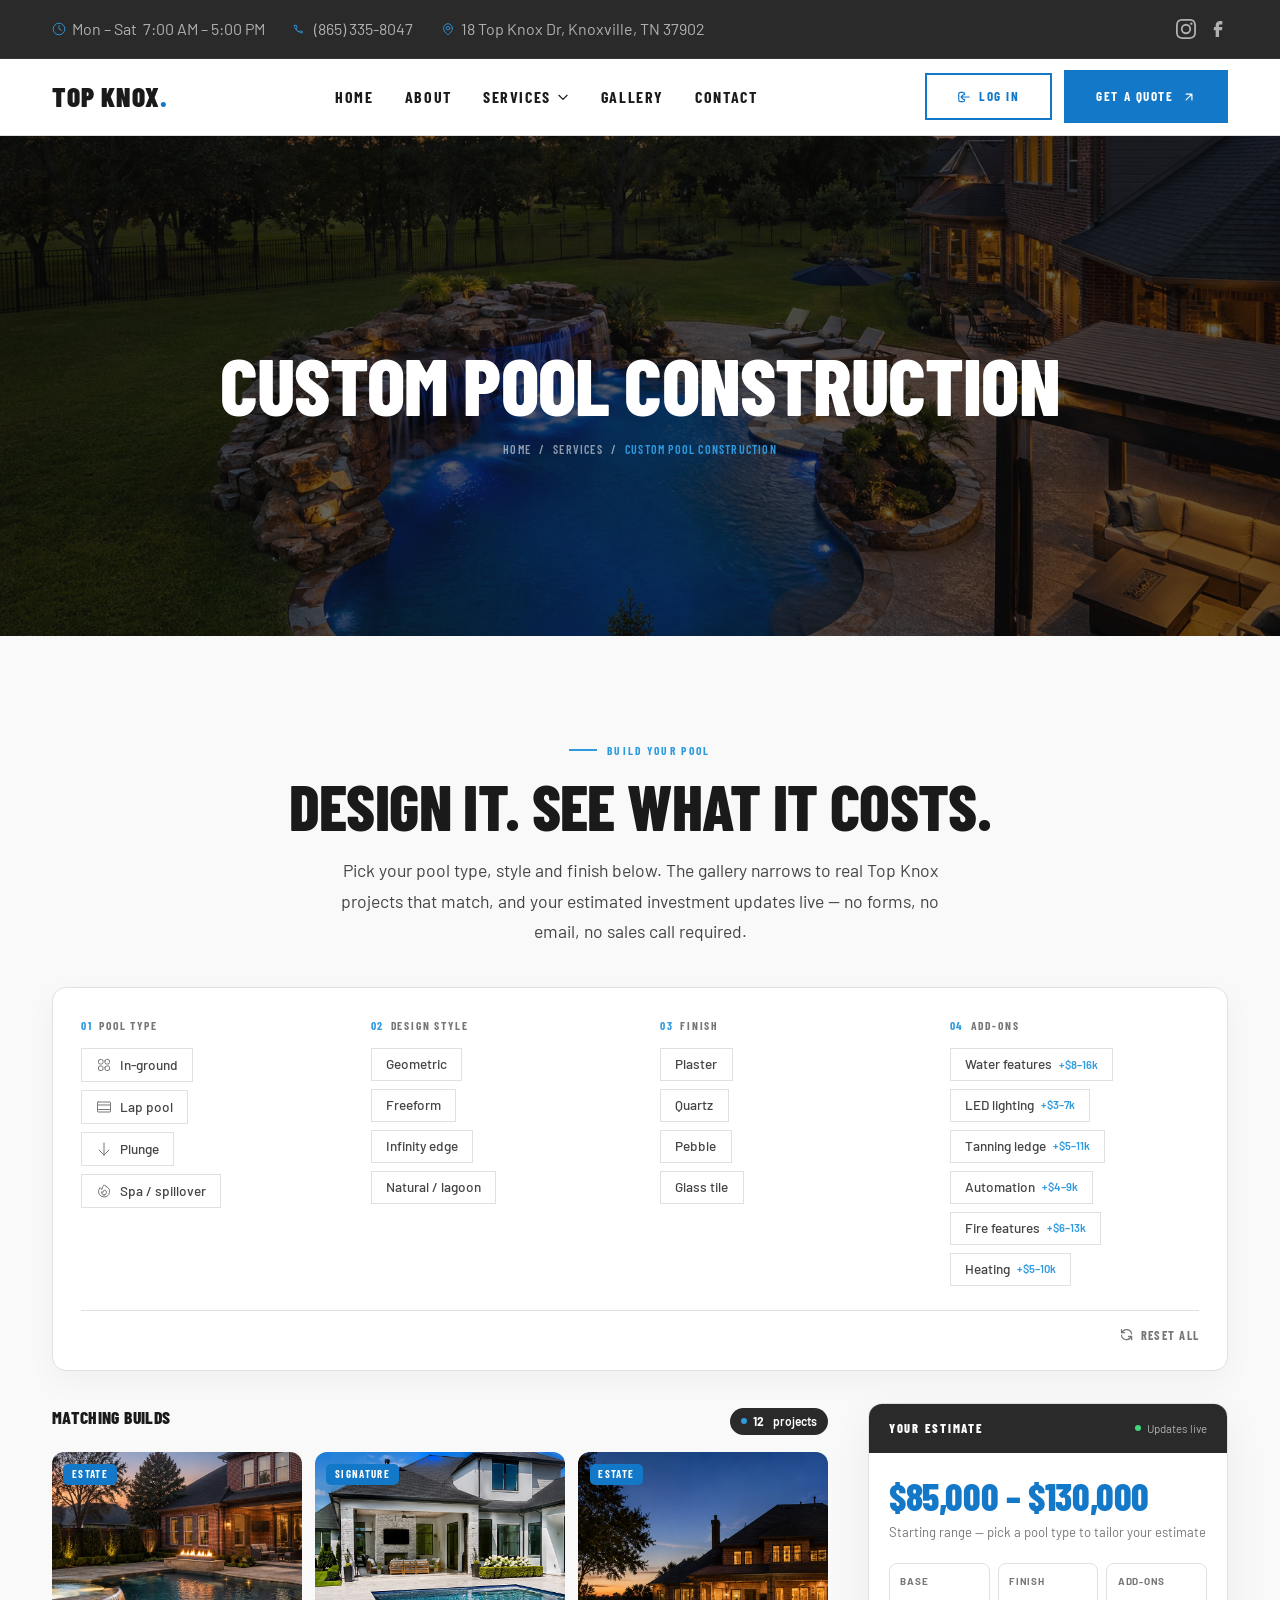
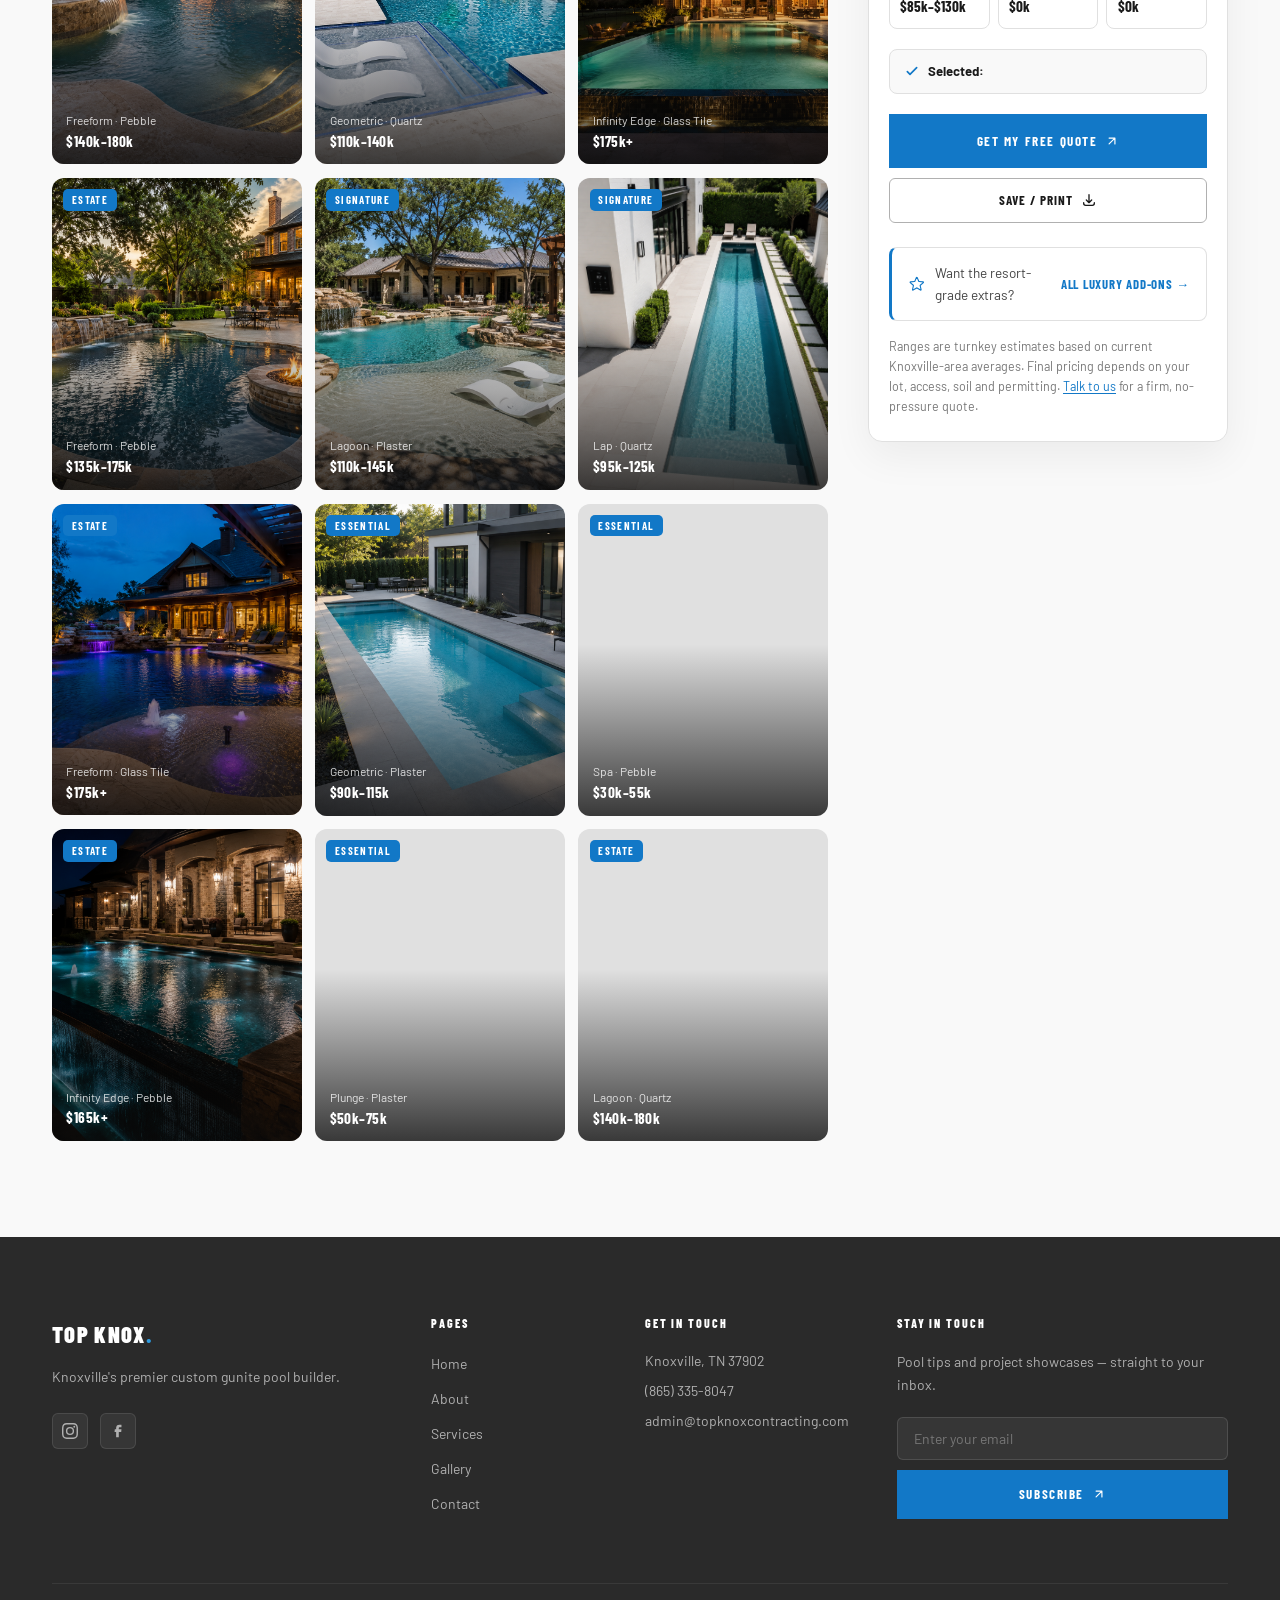
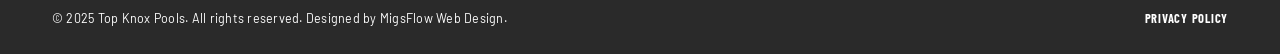
<file: html/services/custom-builds.html>
<!DOCTYPE html>
<html lang="en">
<head>
  <meta charset="UTF-8">
  <meta name="viewport" content="width=device-width, initial-scale=1.0">
  <meta name="description" content="Custom gunite pool construction in Knoxville by Top Knox Pools. Build your pool by type, style and finish, browse matching projects, and see a real price range — instantly.">
  <title>Custom Pool Construction | Top Knox Pools — Knoxville, TX</title>

  <link rel="preconnect" href="https://fonts.googleapis.com">
  <link rel="preconnect" href="https://fonts.gstatic.com" crossorigin>

  <link rel="stylesheet" href="../../global.css">
  <link rel="stylesheet" href="../../nav-hero.css">
  <link rel="stylesheet" href="../../css/custom-builds.css">
</head>
<body>

  <!-- TOPBAR -->
  <div id="topbar">
    <div class="container topbar-inner">
      <div class="topbar-info">
        <span class="topbar-item"><svg xmlns="http://www.w3.org/2000/svg" fill="none" viewBox="0 0 24 24" stroke="currentColor"><circle cx="12" cy="12" r="10" stroke-width="1.5"/><path stroke-linecap="round" stroke-linejoin="round" stroke-width="1.5" d="M12 6v6l4 2"/></svg>Mon – Sat &nbsp;7:00 AM – 5:00 PM</span>
        <span class="topbar-item"><svg xmlns="http://www.w3.org/2000/svg" fill="none" viewBox="0 0 24 24" stroke="currentColor"><path stroke-linecap="round" stroke-linejoin="round" stroke-width="1.5" d="M2.25 6.338c0-.414.336-.75.75-.75h2.25a.75.75 0 0 1 .743.647l.63 4.2a.75.75 0 0 1-.44.813l-1.27.508a11.25 11.25 0 0 0 5.38 5.38l.508-1.27a.75.75 0 0 1 .814-.44l4.2.63a.75.75 0 0 1 .647.743V18a.75.75 0 0 1-.75.75C9.716 18.75 2.25 11.284 2.25 6.338Z"/></svg><a href="tel:+18653358047">(865) 335-8047</a></span>
        <span class="topbar-item"><svg xmlns="http://www.w3.org/2000/svg" fill="none" viewBox="0 0 24 24" stroke="currentColor"><path stroke-linecap="round" stroke-linejoin="round" stroke-width="1.5" d="M15 10.5a3 3 0 1 1-6 0 3 3 0 0 1 6 0Z"/><path stroke-linecap="round" stroke-linejoin="round" stroke-width="1.5" d="M19.5 10.5c0 7.142-7.5 11.25-7.5 11.25S4.5 17.642 4.5 10.5a7.5 7.5 0 1 1 15 0Z"/></svg><a href="https://maps.google.com" target="_blank" rel="noopener">18 Top Knox Dr, Knoxville, TN 37902</a></span>
      </div>
      <div class="topbar-social">
        <a href="#" aria-label="Instagram"><svg xmlns="http://www.w3.org/2000/svg" viewBox="0 0 24 24" fill="currentColor"><path d="M12 2.163c3.204 0 3.584.012 4.85.07 3.252.148 4.771 1.691 4.919 4.919.058 1.265.069 1.645.069 4.849 0 3.205-.012 3.584-.069 4.849-.149 3.225-1.664 4.771-4.919 4.919-1.266.058-1.644.07-4.85.07-3.204 0-3.584-.012-4.849-.07-3.26-.149-4.771-1.699-4.919-4.92-.058-1.265-.07-1.644-.07-4.849 0-3.204.013-3.583.07-4.849.149-3.227 1.664-4.771 4.919-4.919 1.266-.057 1.645-.069 4.849-.069zM12 0C8.741 0 8.333.014 7.053.072 2.695.272.273 2.69.073 7.052.014 8.333 0 8.741 0 12c0 3.259.014 3.668.072 4.948.2 4.358 2.618 6.78 6.98 6.98C8.333 23.986 8.741 24 12 24c3.259 0 3.668-.014 4.948-.072 4.354-.2 6.782-2.618 6.979-6.98.059-1.28.073-1.689.073-4.948 0-3.259-.014-3.667-.072-4.947-.196-4.354-2.617-6.78-6.979-6.98C15.668.014 15.259 0 12 0zm0 5.838a6.162 6.162 0 100 12.324 6.162 6.162 0 000-12.324zM12 16a4 4 0 110-8 4 4 0 010 8zm6.406-11.845a1.44 1.44 0 100 2.881 1.44 1.44 0 000-2.881z"/></svg></a>
        <a href="#" aria-label="Facebook"><svg xmlns="http://www.w3.org/2000/svg" viewBox="0 0 24 24" fill="currentColor"><path d="M9.198 21.5h4v-8.01h3.604l.396-3.98h-4V7.5a1 1 0 0 1 1-1h3v-4h-3a5 5 0 0 0-5 5v2.01h-2l-.396 3.98h2.396v8.01Z"/></svg></a>
      </div>
    </div>
  </div>

  <!-- NAVBAR -->
  <header id="navbar">
    <div class="container nav-inner">

      <a href="../../index.html" class="nav-logo" aria-label="Top Knox Pools — Home">
        TOP KNOX<span>.</span>
      </a>

      <nav aria-label="Main navigation">
        <ul class="nav-links">
          <li><a href="../../index.html">Home</a></li>
          <li><a href="../about.html">About</a></li>
          <li>
            <button class="nav-drop-toggle" aria-expanded="false" aria-haspopup="true">
              Services
              <svg class="nav-chevron" xmlns="http://www.w3.org/2000/svg" fill="none"
                   viewBox="0 0 24 24" stroke="currentColor" aria-hidden="true">
                <path stroke-linecap="round" stroke-linejoin="round" stroke-width="2" d="M19 9l-7 7-7-7"/>
              </svg>
            </button>
            <ul class="nav-dropdown" role="menu">
              <li role="none"><a href="custom-builds.html" role="menuitem" class="is-active">Custom Pool Construction</a></li>
              <li role="none"><a href="renovations.html" role="menuitem">Remodeling &amp; Renovation</a></li>
              <li role="none"><a href="add-ons.html" role="menuitem">Luxury Features &amp; Add-Ons</a></li>
              <li role="none"><a href="../services.html" role="menuitem">View All Services</a></li>
            </ul>
          </li>
          <li><a href="../gallery.html">Gallery</a></li>
          <li><a href="../contact.html">Contact</a></li>
        </ul>
      </nav>

      <div class="nav-cta">
        <a href="../../html/contact.html" class="btn-outline-maroon nav-login">
          <svg class="btn-icon" xmlns="http://www.w3.org/2000/svg" fill="none" viewBox="0 0 24 24" stroke="currentColor" aria-hidden="true"><path stroke-linecap="round" stroke-linejoin="round" stroke-width="2" d="M11 16l-4-4m0 0l4-4m-4 4h14M13 16v1a3 3 0 01-3 3H6a3 3 0 01-3-3V7a3 3 0 013-3h4a3 3 0 013 3v1"/></svg>
          Log In
        </a>
        <a href="../quote.html" class="btn-primary">
          Get a Quote
          <svg class="btn-icon" xmlns="http://www.w3.org/2000/svg" fill="none"
               viewBox="0 0 24 24" stroke="currentColor" aria-hidden="true">
            <path stroke-linecap="round" stroke-linejoin="round" stroke-width="2" d="M7 17L17 7M17 7H7M17 7v10"/>
          </svg>
        </a>
      </div>

      <button class="nav-hamburger" aria-expanded="false" aria-label="Open navigation menu" aria-controls="mobile-drawer">
        <span></span><span></span><span></span>
      </button>

      <nav class="nav-drawer" id="mobile-drawer" aria-label="Mobile navigation">
        <ul>
          <li><a href="../../index.html">Home</a></li>
          <li><a href="../about.html">About</a></li>
          <li>
            <button class="nav-drop-toggle" aria-expanded="false">
              Services
              <svg class="nav-chevron" xmlns="http://www.w3.org/2000/svg" fill="none"
                   viewBox="0 0 24 24" stroke="currentColor" aria-hidden="true">
                <path stroke-linecap="round" stroke-linejoin="round" stroke-width="2" d="M19 9l-7 7-7-7"/>
              </svg>
            </button>
            <ul class="nav-sub">
              <li><a href="custom-builds.html">Custom Pool Construction</a></li>
              <li><a href="renovations.html">Remodeling &amp; Renovation</a></li>
              <li><a href="add-ons.html">Luxury Features &amp; Add-Ons</a></li>
              <li><a href="../services.html">View All Services</a></li>
            </ul>
          </li>
          <li><a href="../gallery.html">Gallery</a></li>
          <li><a href="../contact.html">Contact</a></li>
        </ul>
        <div class="nav-drawer-cta">
          <a href="../../html/contact.html" class="btn-outline-maroon">
            <svg class="btn-icon" xmlns="http://www.w3.org/2000/svg" fill="none" viewBox="0 0 24 24" stroke="currentColor" aria-hidden="true"><path stroke-linecap="round" stroke-linejoin="round" stroke-width="2" d="M11 16l-4-4m0 0l4-4m-4 4h14M13 16v1a3 3 0 01-3 3H6a3 3 0 01-3-3V7a3 3 0 013-3h4a3 3 0 013 3v1"/></svg>
            Log In
          </a>
          <a href="../quote.html" class="btn-primary">
            Get a Quote
            <svg class="btn-icon" xmlns="http://www.w3.org/2000/svg" fill="none"
                 viewBox="0 0 24 24" stroke="currentColor" aria-hidden="true">
              <path stroke-linecap="round" stroke-linejoin="round" stroke-width="2" d="M7 17L17 7M17 7H7M17 7v10"/>
            </svg>
          </a>
        </div>
      </nav>

    </div>
  </header>
  <div class="nav-overlay" aria-hidden="true"></div>

  <main>

    <!-- PAGE HERO -->
    <section class="page-hero">
      <div class="page-hero-bg" aria-hidden="true">
        <picture>
          <source media="(max-width:767px)" srcset="../../images/custom-builds/custom-builds-hero.png">
          <source media="(min-width:768px)" srcset="../../images/custom-builds/custom-builds-hero.png">
          <img src="../../images/custom-builds/custom-builds-hero.png" alt="" width="1920" height="700" loading="eager" decoding="async">
        </picture>
      </div>
      <div class="page-hero-overlay" aria-hidden="true"></div>
      <div class="container page-hero-content">
        <h1>Custom Pool Construction</h1>
        <div class="page-hero-breadcrumb">
          <a href="../../index.html">Home</a>
          <span>/</span>
          <a href="../services.html">Services</a>
          <span>/</span>
          <span class="current">Custom Pool Construction</span>
        </div>
      </div>
    </section>

    <!-- =====================================================================
       CONFIGURATOR — build your pool, browse matches, see a live budget
    ====================================================================== -->
    <section id="configurator" class="section-padding">
      <div class="container">

        <!-- Header -->
        <div class="cfg-header reveal fade-up">
          <p class="eyebrow">Build Your Pool</p>
          <h2>Design It. See What It Costs.</h2>
          <p class="cfg-subtext">
            Pick your pool type, style and finish below. The gallery narrows to real
            Top Knox projects that match, and your estimated investment updates live —
            no forms, no email, no sales call required.
          </p>
        </div>

        <!-- Filter toolbar -->
        <div class="cfg-toolbar" role="group" aria-label="Pool configurator filters">

          <!-- Pool Type -->
          <div class="cfg-group">
            <span class="cfg-group-label"><b>01</b>Pool Type</span>
            <div class="cfg-pills">
              <button type="button" class="cfg-pill" aria-pressed="false" data-group="type" data-value="inground" data-label="In-ground" data-min="85000" data-max="130000">
                <svg xmlns="http://www.w3.org/2000/svg" fill="none" viewBox="0 0 24 24" stroke="currentColor" aria-hidden="true"><path stroke-linecap="round" stroke-linejoin="round" stroke-width="1.5" d="M3.75 6A2.25 2.25 0 016 3.75h2.25A2.25 2.25 0 0110.5 6v2.25a2.25 2.25 0 01-2.25 2.25H6a2.25 2.25 0 01-2.25-2.25V6zM3.75 15.75A2.25 2.25 0 016 13.5h2.25a2.25 2.25 0 012.25 2.25V18a2.25 2.25 0 01-2.25 2.25H6A2.25 2.25 0 013.75 18v-2.25zM13.5 6a2.25 2.25 0 012.25-2.25H18A2.25 2.25 0 0120.25 6v2.25A2.25 2.25 0 0118 10.5h-2.25a2.25 2.25 0 01-2.25-2.25V6zM13.5 15.75a2.25 2.25 0 012.25-2.25H18a2.25 2.25 0 012.25 2.25V18A2.25 2.25 0 0118 20.25h-2.25A2.25 2.25 0 0113.5 18v-2.25z"/></svg>
                In-ground
              </button>
              <button type="button" class="cfg-pill" aria-pressed="false" data-group="type" data-value="lap" data-label="Lap pool" data-min="70000" data-max="110000">
                <svg xmlns="http://www.w3.org/2000/svg" fill="none" viewBox="0 0 24 24" stroke="currentColor" aria-hidden="true"><path stroke-linecap="round" stroke-linejoin="round" stroke-width="1.5" d="M3.75 9h16.5m-16.5 6.75h16.5M3 4.5h18a.75.75 0 01.75.75v13.5a.75.75 0 01-.75.75H3a.75.75 0 01-.75-.75V5.25A.75.75 0 013 4.5z"/></svg>
                Lap pool
              </button>
              <button type="button" class="cfg-pill" aria-pressed="false" data-group="type" data-value="plunge" data-label="Plunge pool" data-min="45000" data-max="75000">
                <svg xmlns="http://www.w3.org/2000/svg" fill="none" viewBox="0 0 24 24" stroke="currentColor" aria-hidden="true"><path stroke-linecap="round" stroke-linejoin="round" stroke-width="1.5" d="M19.5 13.5L12 21m0 0l-7.5-7.5M12 21V3"/></svg>
                Plunge
              </button>
              <button type="button" class="cfg-pill" aria-pressed="false" data-group="type" data-value="spa" data-label="Spa / spillover" data-min="18000" data-max="40000">
                <svg xmlns="http://www.w3.org/2000/svg" fill="none" viewBox="0 0 24 24" stroke="currentColor" aria-hidden="true"><path stroke-linecap="round" stroke-linejoin="round" stroke-width="1.5" d="M15.362 5.214A8.252 8.252 0 0112 21 8.25 8.25 0 016.038 7.048 8.287 8.287 0 009 9.6a8.983 8.983 0 013.361-6.867 8.21 8.21 0 003 2.48z"/><path stroke-linecap="round" stroke-linejoin="round" stroke-width="1.5" d="M12 18a3.75 3.75 0 00.495-7.467 5.99 5.99 0 00-1.925 3.546 5.974 5.974 0 01-2.133-1A3.75 3.75 0 0012 18z"/></svg>
                Spa / spillover
              </button>
            </div>
          </div>

          <!-- Design Style -->
          <div class="cfg-group">
            <span class="cfg-group-label"><b>02</b>Design Style</span>
            <div class="cfg-pills">
              <button type="button" class="cfg-pill" aria-pressed="false" data-group="style" data-value="geometric" data-label="Geometric" data-min="0" data-max="0">Geometric</button>
              <button type="button" class="cfg-pill" aria-pressed="false" data-group="style" data-value="freeform" data-label="Freeform" data-min="5000" data-max="12000">Freeform</button>
              <button type="button" class="cfg-pill" aria-pressed="false" data-group="style" data-value="infinity" data-label="Infinity edge" data-min="18000" data-max="35000">Infinity edge</button>
              <button type="button" class="cfg-pill" aria-pressed="false" data-group="style" data-value="lagoon" data-label="Natural / lagoon" data-min="8000" data-max="18000">Natural / lagoon</button>
            </div>
          </div>

          <!-- Finish -->
          <div class="cfg-group">
            <span class="cfg-group-label"><b>03</b>Finish</span>
            <div class="cfg-pills">
              <button type="button" class="cfg-pill" aria-pressed="false" data-group="finish" data-value="plaster" data-label="Plaster" data-min="0" data-max="6000">Plaster</button>
              <button type="button" class="cfg-pill" aria-pressed="false" data-group="finish" data-value="quartz" data-label="Quartz" data-min="6000" data-max="14000">Quartz</button>
              <button type="button" class="cfg-pill" aria-pressed="false" data-group="finish" data-value="pebble" data-label="Pebble" data-min="8000" data-max="18000">Pebble</button>
              <button type="button" class="cfg-pill" aria-pressed="false" data-group="finish" data-value="tile" data-label="Glass tile" data-min="15000" data-max="40000">Glass tile</button>
            </div>
            <div class="cfg-finish-preview" id="cfgFinishPreview" aria-live="polite" hidden></div>
          </div>

          <!-- Add-ons -->
          <div class="cfg-group">
            <span class="cfg-group-label"><b>04</b>Add-Ons</span>
            <div class="cfg-pills">
              <button type="button" class="cfg-pill" aria-pressed="false" data-group="addon" data-value="water" data-label="Water features" data-min="8000" data-max="16000">Water&nbsp;features <small>+$8–16k</small></button>
              <button type="button" class="cfg-pill" aria-pressed="false" data-group="addon" data-value="lighting" data-label="LED lighting" data-min="3000" data-max="7000">LED&nbsp;lighting <small>+$3–7k</small></button>
              <button type="button" class="cfg-pill" aria-pressed="false" data-group="addon" data-value="tanning" data-label="Tanning ledge" data-min="5000" data-max="11000">Tanning&nbsp;ledge <small>+$5–11k</small></button>
              <button type="button" class="cfg-pill" aria-pressed="false" data-group="addon" data-value="automation" data-label="Automation" data-min="4000" data-max="9000">Automation <small>+$4–9k</small></button>
              <button type="button" class="cfg-pill" aria-pressed="false" data-group="addon" data-value="fire" data-label="Fire features" data-min="6000" data-max="13000">Fire&nbsp;features <small>+$6–13k</small></button>
              <button type="button" class="cfg-pill" aria-pressed="false" data-group="addon" data-value="heating" data-label="Heating" data-min="5000" data-max="10000">Heating <small>+$5–10k</small></button>
            </div>
          </div>

          <div class="cfg-toolbar-foot">
            <button type="button" class="cfg-reset" id="cfgReset">
              <svg xmlns="http://www.w3.org/2000/svg" fill="none" viewBox="0 0 24 24" stroke="currentColor" aria-hidden="true"><path stroke-linecap="round" stroke-linejoin="round" stroke-width="2" d="M4 4v5h.582m15.356 2A8.001 8.001 0 004.582 9m0 0H9m11 11v-5h-.581m0 0a8.003 8.003 0 01-15.357-2m15.357 2H15"/></svg>
              Reset all
            </button>
          </div>

        </div>
        <!-- /cfg-toolbar -->


        <!-- Main: pinned estimate + gallery -->
        <div class="cfg-main">

          <!-- Estimate (DOM-first so it shows above the gallery on mobile;
               placed into the right column on desktop) -->
          <aside class="cfg-estimate" aria-label="Live price estimate">
            <div class="cfg-est-head">
              <span class="cfg-est-title">Your Estimate</span>
              <span class="cfg-est-live"><span class="cfg-count-dot" aria-hidden="true"></span>Updates live</span>
            </div>
            <div class="cfg-est-body">
              <p class="cfg-est-range" id="cfgRange">$85,000 – $130,000</p>
              <p class="cfg-est-note" id="cfgNote">Starting range — pick a pool type to tailor your estimate</p>

              <div class="cfg-breakdown">
                <div class="cfg-box">
                  <span class="cfg-box-label">Base</span>
                  <span class="cfg-box-val" id="cfgBaseVal">$85k–130k</span>
                </div>
                <div class="cfg-box">
                  <span class="cfg-box-label">Finish</span>
                  <span class="cfg-box-val" id="cfgFinishVal">$0k</span>
                </div>
                <div class="cfg-box">
                  <span class="cfg-box-label">Add-ons</span>
                  <span class="cfg-box-val" id="cfgAddonVal">$0k</span>
                </div>
              </div>

              <div class="cfg-selected" id="cfgSelected" hidden>
                <svg xmlns="http://www.w3.org/2000/svg" viewBox="0 0 24 24" fill="none" stroke="currentColor" aria-hidden="true"><path stroke-linecap="round" stroke-linejoin="round" stroke-width="2.5" d="M5 13l4 4L19 7"/></svg>
                <span><b>Selected:</b> <span id="cfgSelectedList"></span></span>
              </div>

              <div class="cfg-est-actions">
                <a href="../quote.html" class="btn-primary cfg-quote-btn">
                  Get my free quote
                  <svg class="btn-icon" xmlns="http://www.w3.org/2000/svg" fill="none" viewBox="0 0 24 24" stroke="currentColor" aria-hidden="true"><path stroke-linecap="round" stroke-linejoin="round" stroke-width="2" d="M7 17L17 7M17 7H7M17 7v10"/></svg>
                </a>
                <button type="button" class="cfg-save-btn" id="cfgSave">
                  Save / print
                  <svg xmlns="http://www.w3.org/2000/svg" fill="none" viewBox="0 0 24 24" stroke="currentColor" aria-hidden="true"><path stroke-linecap="round" stroke-linejoin="round" stroke-width="2" d="M4 16v1a3 3 0 003 3h10a3 3 0 003-3v-1m-4-4l-4 4m0 0l-4-4m4 4V4"/></svg>
                </button>
              </div>

              <div class="cfg-luxury">
                <svg xmlns="http://www.w3.org/2000/svg" fill="none" viewBox="0 0 24 24" stroke="currentColor" aria-hidden="true"><path stroke-linecap="round" stroke-linejoin="round" stroke-width="1.5" d="M11.48 3.499a.562.562 0 011.04 0l2.125 5.111a.563.563 0 00.475.345l5.518.442c.499.04.701.663.321.988l-4.204 3.602a.563.563 0 00-.182.557l1.285 5.385a.562.562 0 01-.84.61l-4.725-2.885a.563.563 0 00-.586 0L6.982 20.54a.562.562 0 01-.84-.61l1.285-5.386a.562.562 0 00-.182-.557l-4.204-3.602a.563.563 0 01.321-.988l5.518-.442a.563.563 0 00.475-.345L11.48 3.5z"/></svg>
                <span>Want the resort-grade extras?</span>
                <a href="add-ons.html">All luxury add-ons →</a>
              </div>

              <p class="cfg-disclaimer">
                Ranges are turnkey estimates based on current Knoxville-area averages.
                Final pricing depends on your lot, access, soil and permitting.
                <a href="../quote.html">Talk to us</a> for a firm, no-pressure quote.
              </p>
            </div>
          </aside>
          <!-- /cfg-estimate -->


          <!-- Results -->
          <div class="cfg-results">
            <div class="cfg-results-head">
              <span class="cfg-results-title">Matching Builds</span>
              <span class="cfg-count-pill"><span class="cfg-count-dot" aria-hidden="true"></span><b id="cfgCount">12</b>&nbsp;projects</span>
            </div>

            <div class="cfg-gallery">

              <article class="cfg-card" data-type="inground" data-style="freeform" data-finish="pebble" data-addons="water,lighting,fire">
                <img src="../../images/custom-builds/calc-1.png" alt="Freeform pebble-finish pool with water and fire features" loading="lazy" decoding="async">
                <span class="cfg-card-badge">Estate</span>
                <span class="cfg-card-cap"><span class="cfg-card-meta">Freeform · Pebble</span><span class="cfg-card-tier">$140k–180k</span></span>
              </article>

              <article class="cfg-card" data-type="inground" data-style="geometric" data-finish="quartz" data-addons="lighting,tanning">
                <img src="../../images/custom-builds/calc-2.png" alt="Geometric quartz-finish pool with tanning ledge" loading="lazy" decoding="async">
                <span class="cfg-card-badge">Signature</span>
                <span class="cfg-card-cap"><span class="cfg-card-meta">Geometric · Quartz</span><span class="cfg-card-tier">$110k–140k</span></span>
              </article>

              <article class="cfg-card" data-type="inground" data-style="infinity" data-finish="tile" data-addons="water,lighting,fire">
                <img src="../../images/custom-builds/calc-3.png" alt="Infinity-edge glass-tile pool at sunset" loading="lazy" decoding="async">
                <span class="cfg-card-badge">Estate</span>
                <span class="cfg-card-cap"><span class="cfg-card-meta">Infinity edge · Glass tile</span><span class="cfg-card-tier">$175k+</span></span>
              </article>

              <article class="cfg-card" data-type="inground" data-style="freeform" data-finish="pebble" data-addons="water,fire">
                <img src="../../images/custom-builds/calc-4.png" alt="Freeform pebble pool with water feature" loading="lazy" decoding="async">
                <span class="cfg-card-badge">Estate</span>
                <span class="cfg-card-cap"><span class="cfg-card-meta">Freeform · Pebble</span><span class="cfg-card-tier">$135k–175k</span></span>
              </article>

              <article class="cfg-card" data-type="inground" data-style="lagoon" data-finish="plaster" data-addons="water,lighting,tanning">
                <img src="../../images/custom-builds/calc-5.png" alt="Natural lagoon-style pool" loading="lazy" decoding="async">
                <span class="cfg-card-badge">Signature</span>
                <span class="cfg-card-cap"><span class="cfg-card-meta">Lagoon · Plaster</span><span class="cfg-card-tier">$110k–145k</span></span>
              </article>

              <article class="cfg-card" data-type="lap" data-style="geometric" data-finish="quartz" data-addons="lighting,automation">
                <img src="../../images/custom-builds/calc-6.png" alt="Geometric lap pool with automation" loading="lazy" decoding="async">
                <span class="cfg-card-badge">Signature</span>
                <span class="cfg-card-cap"><span class="cfg-card-meta">Lap · Quartz</span><span class="cfg-card-tier">$95k–125k</span></span>
              </article>

              <article class="cfg-card" data-type="inground" data-style="freeform" data-finish="tile" data-addons="water,lighting,fire,tanning">
                <img src="../../images/custom-builds/calc-7.png" alt="Luxury freeform pool with fire features and tanning ledge" loading="lazy" decoding="async">
                <span class="cfg-card-badge">Estate</span>
                <span class="cfg-card-cap"><span class="cfg-card-meta">Freeform · Glass tile</span><span class="cfg-card-tier">$175k+</span></span>
              </article>

              <article class="cfg-card" data-type="inground" data-style="geometric" data-finish="plaster" data-addons="automation,lighting">
                <img src="../../images/custom-builds/calc-8.png" alt="Modern geometric plaster pool" loading="lazy" decoding="async">
                <span class="cfg-card-badge">Essential</span>
                <span class="cfg-card-cap"><span class="cfg-card-meta">Geometric · Plaster</span><span class="cfg-card-tier">$90k–115k</span></span>
              </article>

              <article class="cfg-card" data-type="spa" data-style="geometric" data-finish="pebble" data-addons="lighting,automation,heating">
                <img src="../../images/custom-builds/calc-9.png" alt="Spillover spa with heating and automation" loading="lazy" decoding="async">
                <span class="cfg-card-badge">Essential</span>
                <span class="cfg-card-cap"><span class="cfg-card-meta">Spa · Pebble</span><span class="cfg-card-tier">$30k–55k</span></span>
              </article>

              <article class="cfg-card" data-type="inground" data-style="infinity" data-finish="pebble" data-addons="water,lighting,fire">
                <img src="../../images/custom-builds/calc-10.png" alt="Infinity-edge pebble pool with water features" loading="lazy" decoding="async">
                <span class="cfg-card-badge">Estate</span>
                <span class="cfg-card-cap"><span class="cfg-card-meta">Infinity edge · Pebble</span><span class="cfg-card-tier">$165k+</span></span>
              </article>

              <article class="cfg-card" data-type="plunge" data-style="geometric" data-finish="plaster" data-addons="lighting">
                <img src="../../images/custom-builds/calc-11.png" alt="Modern plunge pool" loading="lazy" decoding="async">
                <span class="cfg-card-badge">Essential</span>
                <span class="cfg-card-cap"><span class="cfg-card-meta">Plunge · Plaster</span><span class="cfg-card-tier">$50k–75k</span></span>
              </article>

              <article class="cfg-card" data-type="inground" data-style="lagoon" data-finish="quartz" data-addons="water,tanning,fire">
                <img src="../../images/custom-builds/calc-12.png" alt="Lagoon-style pool with water and fire features" loading="lazy" decoding="async">
                <span class="cfg-card-badge">Estate</span>
                <span class="cfg-card-cap"><span class="cfg-card-meta">Lagoon · Quartz</span><span class="cfg-card-tier">$140k–180k</span></span>
              </article>

            </div>
            <!-- /cfg-gallery -->

            <div class="cfg-noresults" id="cfgNoResults" hidden>
              <strong>No builds match those filters.</strong>
              Try removing a finish or add-on — or reset and start fresh.
            </div>
          </div>
          <!-- /cfg-results -->

        </div>
        <!-- /cfg-main -->

      </div>
    </section>
    <!-- /CONFIGURATOR -->

  </main>

  <!-- FOOTER -->
  <footer id="footer">
    <div class="container">
      <div class="footer-grid">
        <div class="footer-col footer-brand"><span class="footer-logo-text">TOP KNOX<span>.</span></span><p>Knoxville's premier custom gunite pool builder.</p><div class="footer-social"><a href="#" aria-label="Instagram"><svg xmlns="http://www.w3.org/2000/svg" viewBox="0 0 24 24" fill="currentColor"><path d="M12 2.163c3.204 0 3.584.012 4.85.07 3.252.148 4.771 1.691 4.919 4.919.058 1.265.069 1.645.069 4.849 0 3.205-.012 3.584-.069 4.849-.149 3.225-1.664 4.771-4.919 4.919-1.266.058-1.644.07-4.85.07-3.204 0-3.584-.012-4.849-.07-3.26-.149-4.771-1.699-4.919-4.92-.058-1.265-.07-1.644-.07-4.849 0-3.204.013-3.583.07-4.849.149-3.227 1.664-4.771 4.919-4.919 1.266-.057 1.645-.069 4.849-.069zM12 0C8.741 0 8.333.014 7.053.072 2.695.272.273 2.69.073 7.052.014 8.333 0 8.741 0 12c0 3.259.014 3.668.072 4.948.2 4.358 2.618 6.78 6.98 6.98C8.333 23.986 8.741 24 12 24c3.259 0 3.668-.014 4.948-.072 4.354-.2 6.782-2.618 6.979-6.98.059-1.28.073-1.689.073-4.948 0-3.259-.014-3.667-.072-4.947-.196-4.354-2.617-6.78-6.979-6.98C15.668.014 15.259 0 12 0zm0 5.838a6.162 6.162 0 100 12.324 6.162 6.162 0 000-12.324zM12 16a4 4 0 110-8 4 4 0 010 8zm6.406-11.845a1.44 1.44 0 100 2.881 1.44 1.44 0 000-2.881z"/></svg></a><a href="#" aria-label="Facebook"><svg xmlns="http://www.w3.org/2000/svg" viewBox="0 0 24 24" fill="currentColor"><path d="M9.198 21.5h4v-8.01h3.604l.396-3.98h-4V7.5a1 1 0 0 1 1-1h3v-4h-3a5 5 0 0 0-5 5v2.01h-2l-.396 3.98h2.396v8.01Z"/></svg></a></div></div>
        <div class="footer-col footer-nav"><h4>Pages</h4><ul><li><a href="../../index.html">Home</a></li><li><a href="../about.html">About</a></li><li><a href="../services.html">Services</a></li><li><a href="../gallery.html">Gallery</a></li><li><a href="../contact.html">Contact</a></li></ul></div>
        <div class="footer-col footer-contact"><h4>Get In Touch</h4><address><p>Knoxville, TN 37902</p><a href="tel:+18653358047">(865) 335-8047</a><a href="mailto:admin@topknoxcontracting.com">admin@topknoxcontracting.com</a></address></div>
        <div class="footer-col footer-newsletter"><h4>Stay In Touch</h4><p>Pool tips and project showcases — straight to your inbox.</p><form class="footer-form" action="#" method="POST"><label for="footer-email-cb" class="sr-only">Email</label><input type="email" id="footer-email-cb" name="email" placeholder="Enter your email" autocomplete="email" required><button type="submit" class="btn-primary">Subscribe <svg class="btn-icon" xmlns="http://www.w3.org/2000/svg" fill="none" viewBox="0 0 24 24" stroke="currentColor"><path stroke-linecap="round" stroke-linejoin="round" stroke-width="2" d="M7 17L17 7M17 7H7M17 7v10"/></svg></button></form></div>
      </div>
      <div class="footer-bottom"><p>&copy; 2025 Top Knox Pools. All rights reserved. Designed by MigsFlow Web Design.</p><a href="../privacy-policy.html" class="footer-privacy">Privacy Policy</a></div>
    </div>
  </footer>

  <button id="scrollTop" class="scroll-top-btn" aria-label="Scroll to top"><svg xmlns="http://www.w3.org/2000/svg" fill="none" viewBox="0 0 24 24" stroke="currentColor"><path stroke-linecap="round" stroke-linejoin="round" stroke-width="2" d="M5 15l7-7 7 7"/></svg></button>

  <script defer src="../../main.js"></script>
  <script defer src="../../js/custom-builds.js"></script>
</body>
</html>
</file>
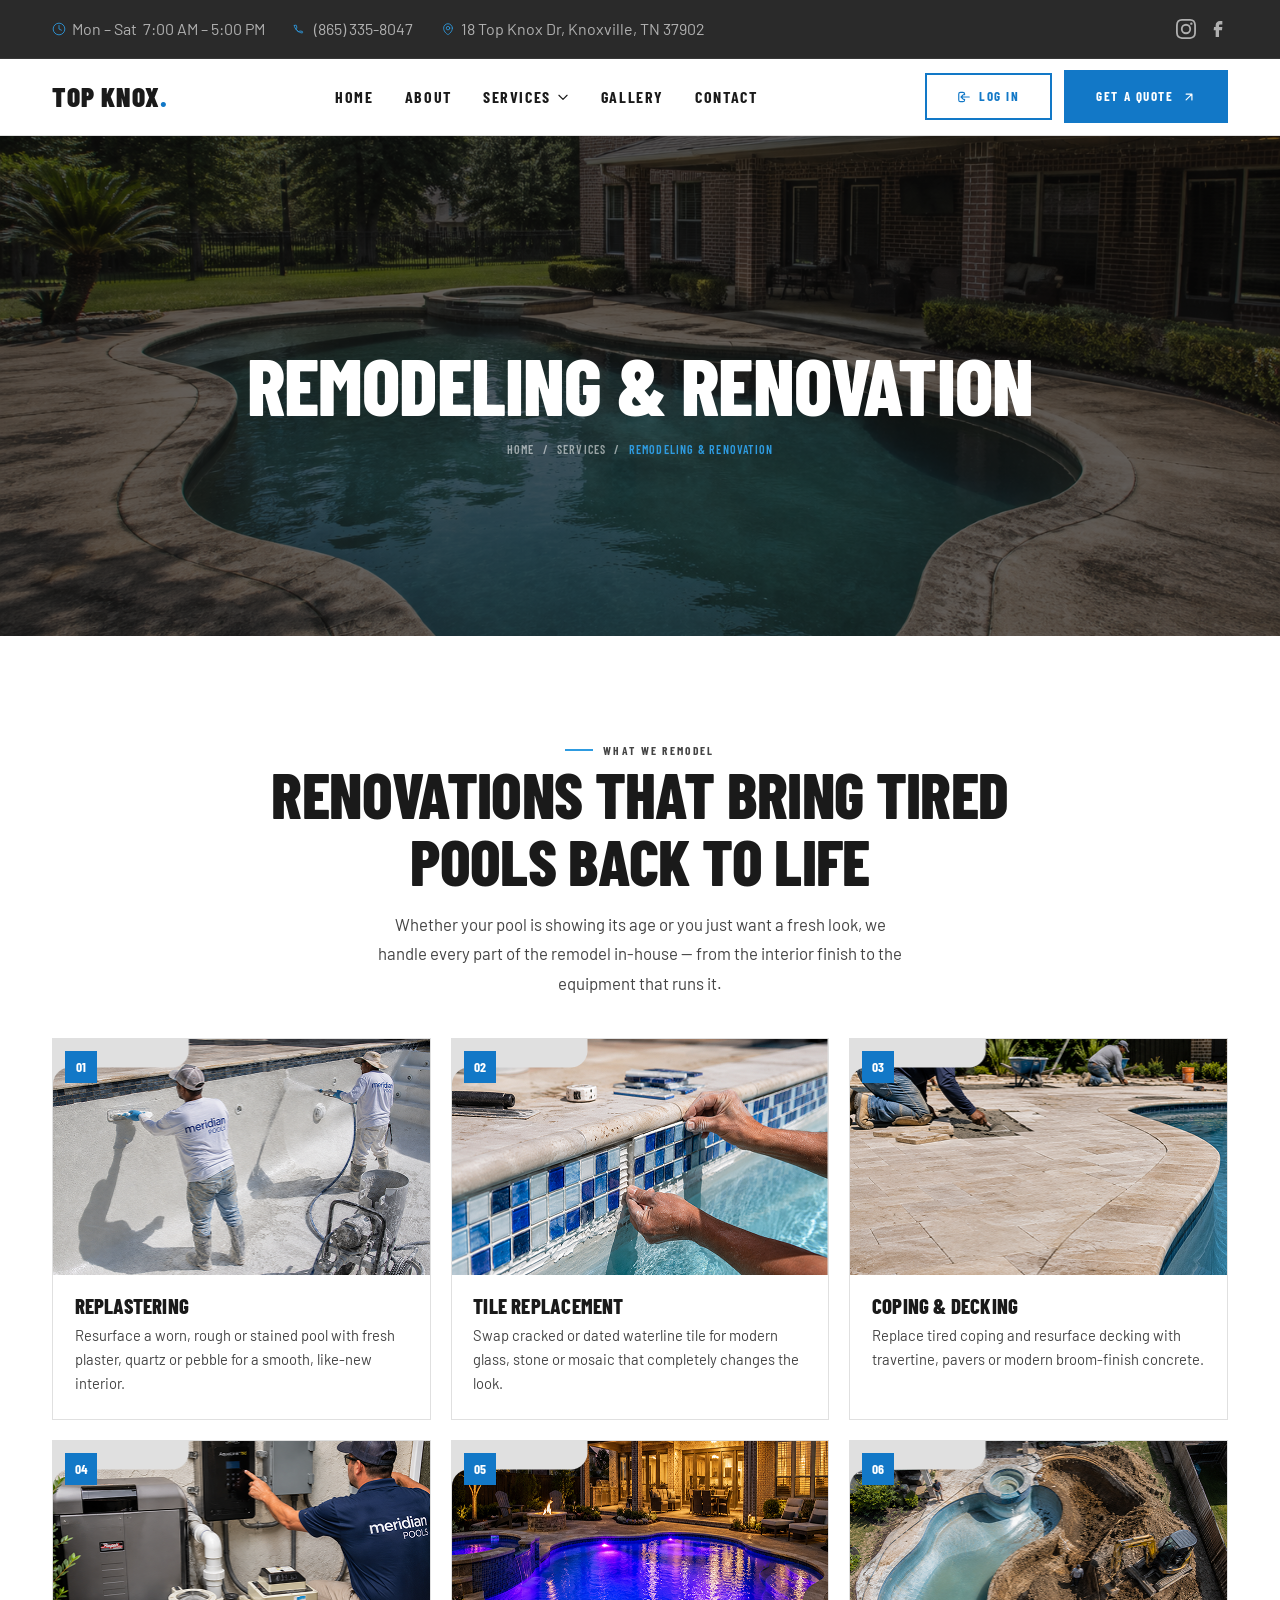
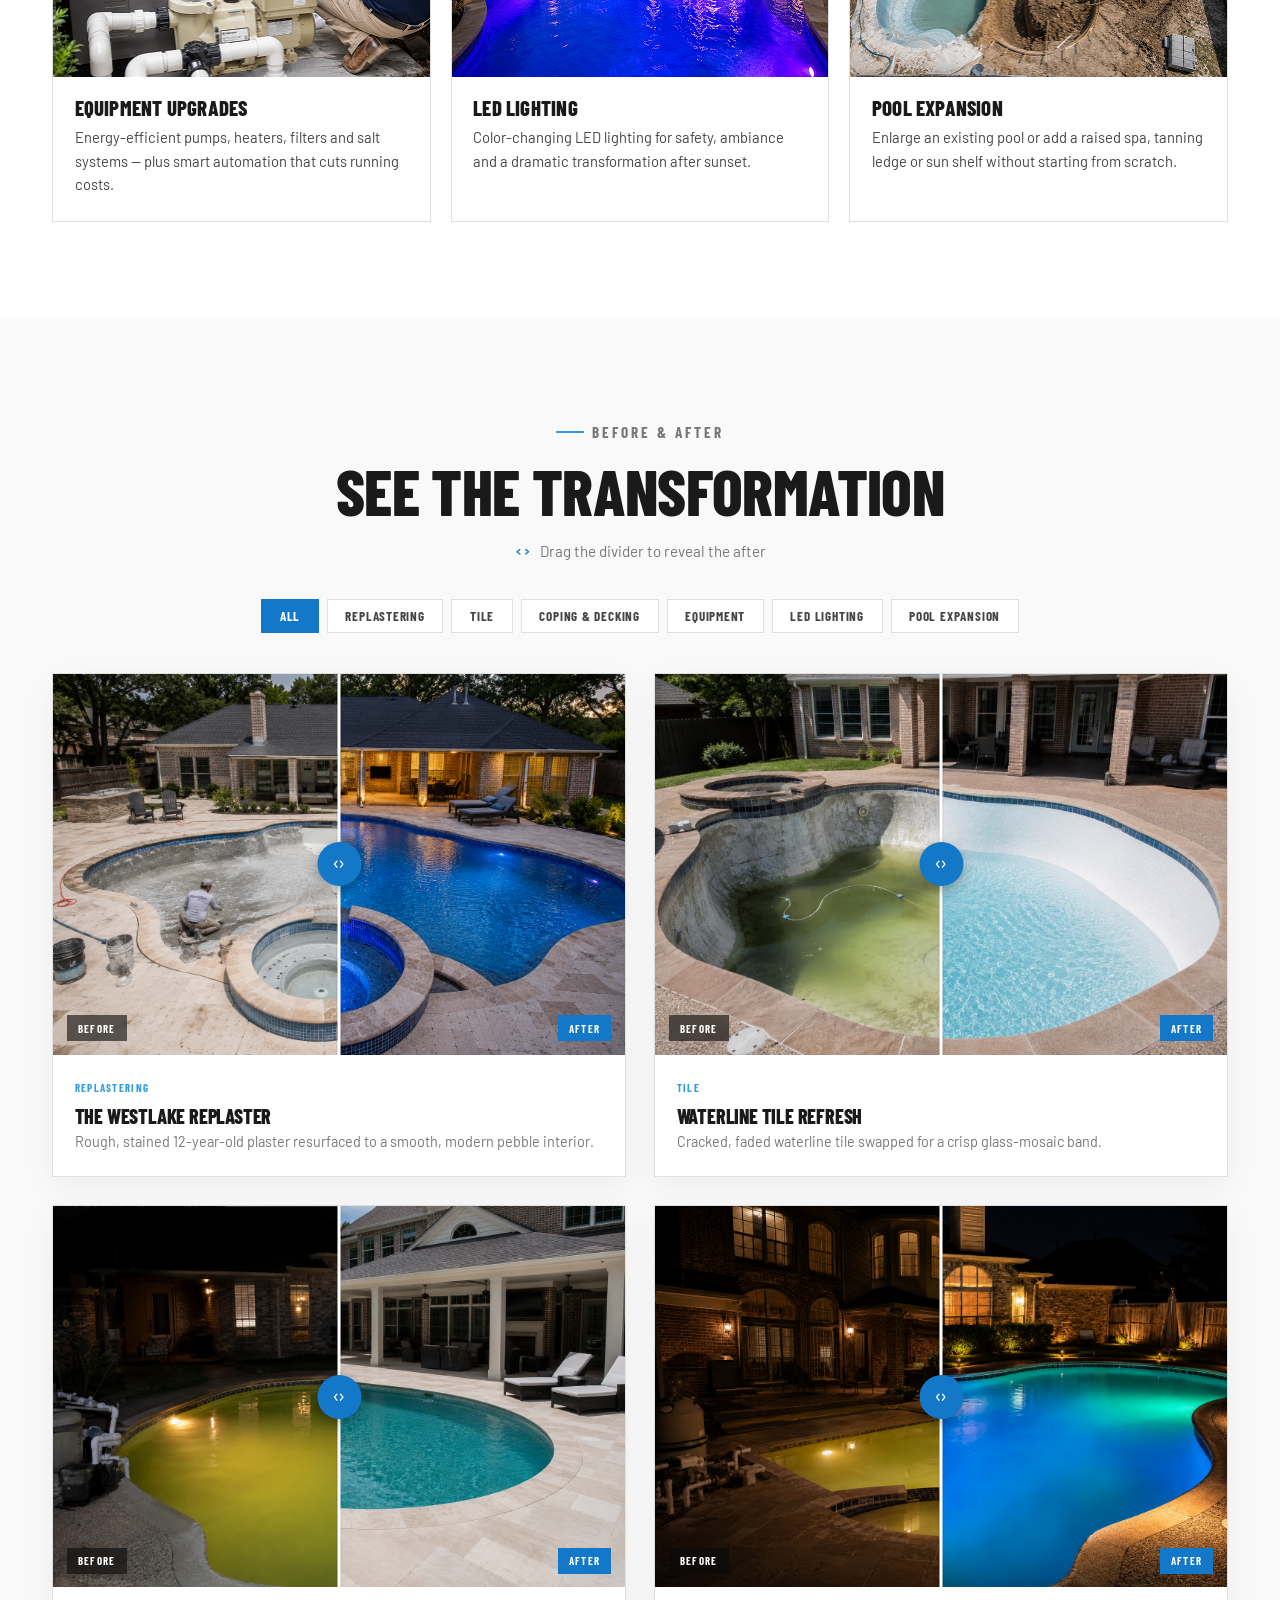
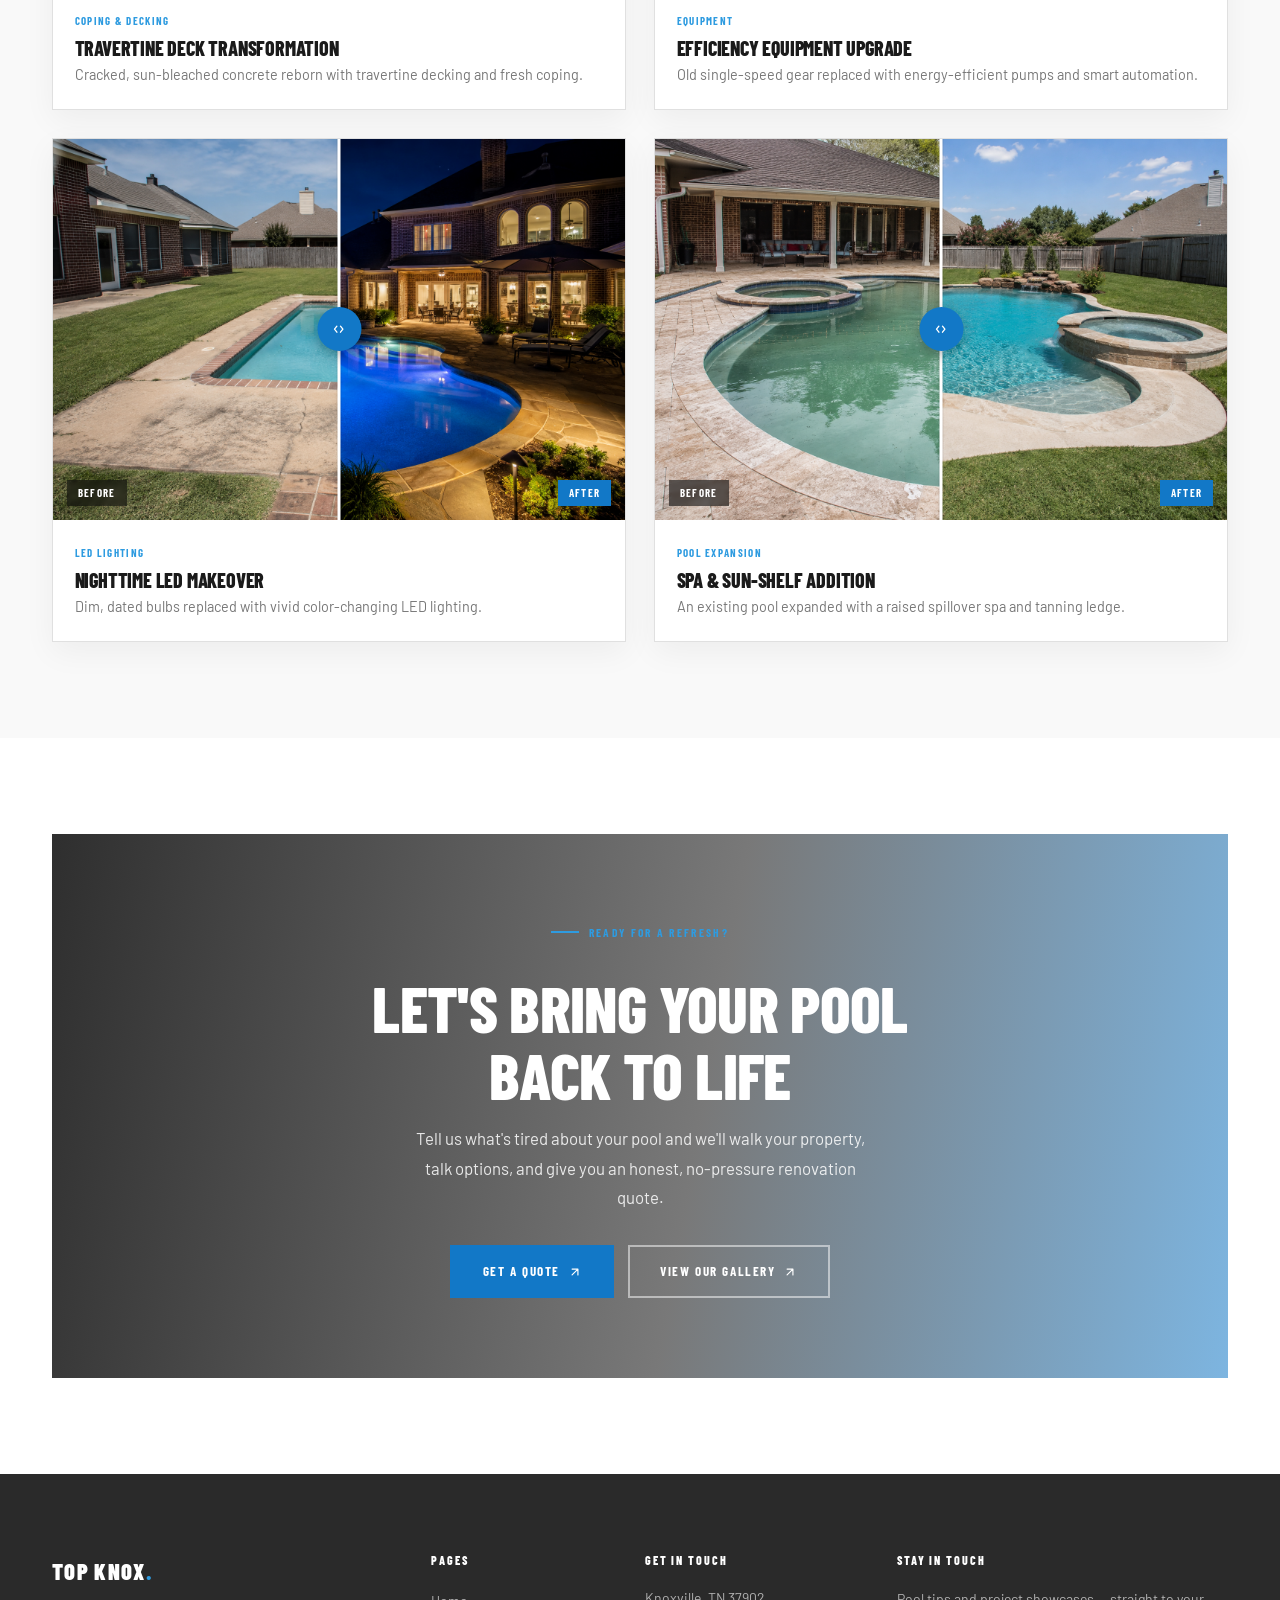
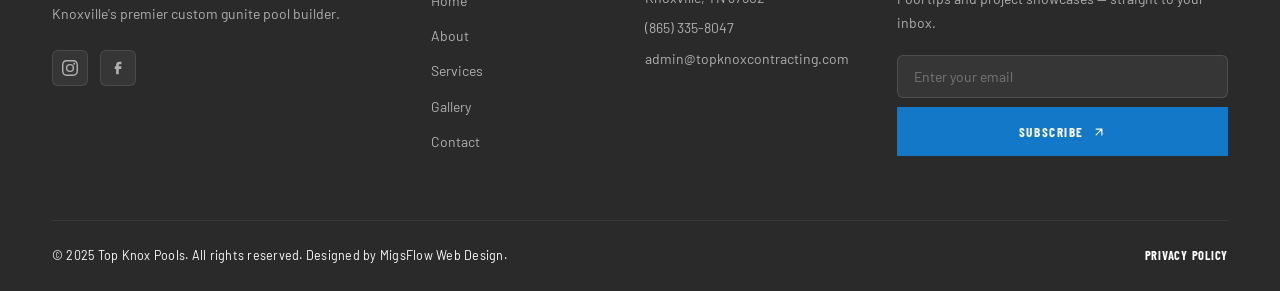
<file: html/services/renovations.html>
<!DOCTYPE html>
<html lang="en">
<head>
  <meta charset="UTF-8">
  <meta name="viewport" content="width=device-width, initial-scale=1.0">
  <meta name="description" content="Pool remodeling & renovation in Knoxville by Top Knox Pools — replastering, tile, coping & decking, equipment upgrades, LED lighting and pool expansion. Drag our before/after sliders to see the transformations.">
  <title>Remodeling &amp; Renovation | Top Knox Pools — Knoxville, TX</title>

  <link rel="preconnect" href="https://fonts.googleapis.com">
  <link rel="preconnect" href="https://fonts.gstatic.com" crossorigin>

  <link rel="stylesheet" href="../../global.css">
  <link rel="stylesheet" href="../../nav-hero.css">
  <link rel="stylesheet" href="../../css/renovations.css">
</head>
<body>

  <!-- TOPBAR -->
  <div id="topbar">
    <div class="container topbar-inner">
      <div class="topbar-info">
        <span class="topbar-item"><svg xmlns="http://www.w3.org/2000/svg" fill="none" viewBox="0 0 24 24" stroke="currentColor"><circle cx="12" cy="12" r="10" stroke-width="1.5"/><path stroke-linecap="round" stroke-linejoin="round" stroke-width="1.5" d="M12 6v6l4 2"/></svg>Mon – Sat &nbsp;7:00 AM – 5:00 PM</span>
        <span class="topbar-item"><svg xmlns="http://www.w3.org/2000/svg" fill="none" viewBox="0 0 24 24" stroke="currentColor"><path stroke-linecap="round" stroke-linejoin="round" stroke-width="1.5" d="M2.25 6.338c0-.414.336-.75.75-.75h2.25a.75.75 0 0 1 .743.647l.63 4.2a.75.75 0 0 1-.44.813l-1.27.508a11.25 11.25 0 0 0 5.38 5.38l.508-1.27a.75.75 0 0 1 .814-.44l4.2.63a.75.75 0 0 1 .647.743V18a.75.75 0 0 1-.75.75C9.716 18.75 2.25 11.284 2.25 6.338Z"/></svg><a href="tel:+18653358047">(865) 335-8047</a></span>
        <span class="topbar-item"><svg xmlns="http://www.w3.org/2000/svg" fill="none" viewBox="0 0 24 24" stroke="currentColor"><path stroke-linecap="round" stroke-linejoin="round" stroke-width="1.5" d="M15 10.5a3 3 0 1 1-6 0 3 3 0 0 1 6 0Z"/><path stroke-linecap="round" stroke-linejoin="round" stroke-width="1.5" d="M19.5 10.5c0 7.142-7.5 11.25-7.5 11.25S4.5 17.642 4.5 10.5a7.5 7.5 0 1 1 15 0Z"/></svg><a href="https://maps.google.com" target="_blank" rel="noopener">18 Top Knox Dr, Knoxville, TN 37902</a></span>
      </div>
      <div class="topbar-social">
        <a href="#" aria-label="Instagram"><svg xmlns="http://www.w3.org/2000/svg" viewBox="0 0 24 24" fill="currentColor"><path d="M12 2.163c3.204 0 3.584.012 4.85.07 3.252.148 4.771 1.691 4.919 4.919.058 1.265.069 1.645.069 4.849 0 3.205-.012 3.584-.069 4.849-.149 3.225-1.664 4.771-4.919 4.919-1.266.058-1.644.07-4.85.07-3.204 0-3.584-.012-4.849-.07-3.26-.149-4.771-1.699-4.919-4.92-.058-1.265-.07-1.644-.07-4.849 0-3.204.013-3.583.07-4.849.149-3.227 1.664-4.771 4.919-4.919 1.266-.057 1.645-.069 4.849-.069zM12 0C8.741 0 8.333.014 7.053.072 2.695.272.273 2.69.073 7.052.014 8.333 0 8.741 0 12c0 3.259.014 3.668.072 4.948.2 4.358 2.618 6.78 6.98 6.98C8.333 23.986 8.741 24 12 24c3.259 0 3.668-.014 4.948-.072 4.354-.2 6.782-2.618 6.979-6.98.059-1.28.073-1.689.073-4.948 0-3.259-.014-3.667-.072-4.947-.196-4.354-2.617-6.78-6.979-6.98C15.668.014 15.259 0 12 0zm0 5.838a6.162 6.162 0 100 12.324 6.162 6.162 0 000-12.324zM12 16a4 4 0 110-8 4 4 0 010 8zm6.406-11.845a1.44 1.44 0 100 2.881 1.44 1.44 0 000-2.881z"/></svg></a>
        <a href="#" aria-label="Facebook"><svg xmlns="http://www.w3.org/2000/svg" viewBox="0 0 24 24" fill="currentColor"><path d="M9.198 21.5h4v-8.01h3.604l.396-3.98h-4V7.5a1 1 0 0 1 1-1h3v-4h-3a5 5 0 0 0-5 5v2.01h-2l-.396 3.98h2.396v8.01Z"/></svg></a>
      </div>
    </div>
  </div>

  <!-- NAVBAR -->
  <header id="navbar">
    <div class="container nav-inner">

      <a href="../../index.html" class="nav-logo" aria-label="Top Knox Pools — Home">
        TOP KNOX<span>.</span>
      </a>

      <nav aria-label="Main navigation">
        <ul class="nav-links">
          <li><a href="../../index.html">Home</a></li>
          <li><a href="../about.html">About</a></li>
          <li>
            <button class="nav-drop-toggle" aria-expanded="false" aria-haspopup="true">
              Services
              <svg class="nav-chevron" xmlns="http://www.w3.org/2000/svg" fill="none"
                   viewBox="0 0 24 24" stroke="currentColor" aria-hidden="true">
                <path stroke-linecap="round" stroke-linejoin="round" stroke-width="2" d="M19 9l-7 7-7-7"/>
              </svg>
            </button>
            <ul class="nav-dropdown" role="menu">
              <li role="none"><a href="custom-builds.html" role="menuitem">Custom Pool Construction</a></li>
              <li role="none"><a href="renovations.html" role="menuitem" class="is-active">Remodeling &amp; Renovation</a></li>
              <li role="none"><a href="add-ons.html" role="menuitem">Luxury Features &amp; Add-Ons</a></li>
              <li role="none"><a href="../services.html" role="menuitem">View All Services</a></li>
            </ul>
          </li>
          <li><a href="../gallery.html">Gallery</a></li>
          <li><a href="../contact.html">Contact</a></li>
        </ul>
      </nav>

      <div class="nav-cta">
        <a href="../../html/contact.html" class="btn-outline-maroon nav-login">
          <svg class="btn-icon" xmlns="http://www.w3.org/2000/svg" fill="none" viewBox="0 0 24 24" stroke="currentColor" aria-hidden="true"><path stroke-linecap="round" stroke-linejoin="round" stroke-width="2" d="M11 16l-4-4m0 0l4-4m-4 4h14M13 16v1a3 3 0 01-3 3H6a3 3 0 01-3-3V7a3 3 0 013-3h4a3 3 0 013 3v1"/></svg>
          Log In
        </a>
        <a href="../quote.html" class="btn-primary">
          Get a Quote
          <svg class="btn-icon" xmlns="http://www.w3.org/2000/svg" fill="none"
               viewBox="0 0 24 24" stroke="currentColor" aria-hidden="true">
            <path stroke-linecap="round" stroke-linejoin="round" stroke-width="2" d="M7 17L17 7M17 7H7M17 7v10"/>
          </svg>
        </a>
      </div>

      <button class="nav-hamburger" aria-expanded="false" aria-label="Open navigation menu" aria-controls="mobile-drawer">
        <span></span><span></span><span></span>
      </button>

      <nav class="nav-drawer" id="mobile-drawer" aria-label="Mobile navigation">
        <ul>
          <li><a href="../../index.html">Home</a></li>
          <li><a href="../about.html">About</a></li>
          <li>
            <button class="nav-drop-toggle" aria-expanded="false">
              Services
              <svg class="nav-chevron" xmlns="http://www.w3.org/2000/svg" fill="none"
                   viewBox="0 0 24 24" stroke="currentColor" aria-hidden="true">
                <path stroke-linecap="round" stroke-linejoin="round" stroke-width="2" d="M19 9l-7 7-7-7"/>
              </svg>
            </button>
            <ul class="nav-sub">
              <li><a href="custom-builds.html">Custom Pool Construction</a></li>
              <li><a href="renovations.html">Remodeling &amp; Renovation</a></li>
              <li><a href="add-ons.html">Luxury Features &amp; Add-Ons</a></li>
              <li><a href="../services.html">View All Services</a></li>
            </ul>
          </li>
          <li><a href="../gallery.html">Gallery</a></li>
          <li><a href="../contact.html">Contact</a></li>
        </ul>
        <div class="nav-drawer-cta">
          <a href="../../html/contact.html" class="btn-outline-maroon">
            <svg class="btn-icon" xmlns="http://www.w3.org/2000/svg" fill="none" viewBox="0 0 24 24" stroke="currentColor" aria-hidden="true"><path stroke-linecap="round" stroke-linejoin="round" stroke-width="2" d="M11 16l-4-4m0 0l4-4m-4 4h14M13 16v1a3 3 0 01-3 3H6a3 3 0 01-3-3V7a3 3 0 013-3h4a3 3 0 013 3v1"/></svg>
            Log In
          </a>
          <a href="../quote.html" class="btn-primary">
            Get a Quote
            <svg class="btn-icon" xmlns="http://www.w3.org/2000/svg" fill="none"
                 viewBox="0 0 24 24" stroke="currentColor" aria-hidden="true">
              <path stroke-linecap="round" stroke-linejoin="round" stroke-width="2" d="M7 17L17 7M17 7H7M17 7v10"/>
            </svg>
          </a>
        </div>
      </nav>

    </div>
  </header>
  <div class="nav-overlay" aria-hidden="true"></div>

  <main>

    <!-- PAGE HERO -->
    <section class="page-hero">
      <div class="page-hero-bg" aria-hidden="true">
        <picture>
          <source media="(max-width:767px)" srcset="../../images/renovations/renovations-13.png">
          <source media="(min-width:768px)" srcset="../../images/renovations/renovations-13.png">
          <img src="../../images/renovations/renovations-13.png" alt="" width="1920" height="700" loading="eager" decoding="async">
        </picture>
      </div>
      <div class="page-hero-overlay" aria-hidden="true"></div>
      <div class="container page-hero-content">
        <h1>Remodeling &amp; Renovation</h1>
        <div class="page-hero-breadcrumb">
          <a href="../../index.html">Home</a>
          <span>/</span>
          <a href="../services.html">Services</a>
          <span>/</span>
          <span class="current">Remodeling &amp; Renovation</span>
        </div>
      </div>
    </section>

    <!-- =====================================================================
       WHAT WE REMODEL — renovation types
    ====================================================================== -->
    <section id="reno-types" class="section-padding">
      <div class="container">
        <div class="reno-types-header reveal fade-up">
          <p class="eyebrow">What We Remodel</p>
          <h2>Renovations That Bring Tired Pools Back to Life</h2>
          <p>Whether your pool is showing its age or you just want a fresh look, we handle every part of the remodel in-house — from the interior finish to the equipment that runs it.</p>
        </div>

        <div class="reno-types-grid">

          <article class="reno-type reveal fade-up delay-1">
            <div class="reno-type-img"><img src="../../images/renovations/replastering.png" alt="Fresh pool replastering" loading="lazy" decoding="async"><span class="reno-type-num">01</span></div>
            <div class="reno-type-body">
              <h3>Replastering</h3>
              <p>Resurface a worn, rough or stained pool with fresh plaster, quartz or pebble for a smooth, like-new interior.</p>
            </div>
          </article>

          <article class="reno-type reveal fade-up delay-2">
            <div class="reno-type-img"><img src="../../images/renovations/tile-replacement.png" alt="Waterline tile replacement" loading="lazy" decoding="async"><span class="reno-type-num">02</span></div>
            <div class="reno-type-body">
              <h3>Tile Replacement</h3>
              <p>Swap cracked or dated waterline tile for modern glass, stone or mosaic that completely changes the look.</p>
            </div>
          </article>

          <article class="reno-type reveal fade-up delay-3">
            <div class="reno-type-img"><img src="../../images/renovations/coping-decking.png" alt="Coping and decking renovation" loading="lazy" decoding="async"><span class="reno-type-num">03</span></div>
            <div class="reno-type-body">
              <h3>Coping &amp; Decking</h3>
              <p>Replace tired coping and resurface decking with travertine, pavers or modern broom-finish concrete.</p>
            </div>
          </article>

          <article class="reno-type reveal fade-up delay-1">
            <div class="reno-type-img"><img src="../../images/renovations/equipment-upgrades.png" alt="Pool equipment upgrades" loading="lazy" decoding="async"><span class="reno-type-num">04</span></div>
            <div class="reno-type-body">
              <h3>Equipment Upgrades</h3>
              <p>Energy-efficient pumps, heaters, filters and salt systems — plus smart automation that cuts running costs.</p>
            </div>
          </article>

          <article class="reno-type reveal fade-up delay-2">
            <div class="reno-type-img"><img src="../../images/renovations/led-lighting.png" alt="LED pool lighting upgrade" loading="lazy" decoding="async"><span class="reno-type-num">05</span></div>
            <div class="reno-type-body">
              <h3>LED Lighting</h3>
              <p>Color-changing LED lighting for safety, ambiance and a dramatic transformation after sunset.</p>
            </div>
          </article>

          <article class="reno-type reveal fade-up delay-3">
            <div class="reno-type-img"><img src="../../images/renovations/pool-expansion.png" alt="Pool expansion project" loading="lazy" decoding="async"><span class="reno-type-num">06</span></div>
            <div class="reno-type-body">
              <h3>Pool Expansion</h3>
              <p>Enlarge an existing pool or add a raised spa, tanning ledge or sun shelf without starting from scratch.</p>
            </div>
          </article>

        </div>
      </div>
    </section>

    <!-- =====================================================================
       BEFORE & AFTER — draggable sliders, filterable by type
    ====================================================================== -->
    <section id="before-after" class="section-padding">
      <div class="container">

        <div class="ba-header reveal fade-up">
          <p class="eyebrow">Before &amp; After</p>
          <h2>See the Transformation</h2>
          <p>
            <svg xmlns="http://www.w3.org/2000/svg" fill="none" viewBox="0 0 24 24" stroke="currentColor" aria-hidden="true"><path stroke-linecap="round" stroke-linejoin="round" stroke-width="1.8" d="M8 9l-4 3 4 3M16 9l4 3-4 3"/></svg>
            Drag the divider to reveal the after
          </p>
        </div>

        <!-- Filters -->
        <div class="ba-filters" role="group" aria-label="Filter transformations by type">
          <button type="button" class="ba-filter is-active" aria-pressed="true"  data-filter="all">All</button>
          <button type="button" class="ba-filter" aria-pressed="false" data-filter="replastering">Replastering</button>
          <button type="button" class="ba-filter" aria-pressed="false" data-filter="tile">Tile</button>
          <button type="button" class="ba-filter" aria-pressed="false" data-filter="coping">Coping &amp; Decking</button>
          <button type="button" class="ba-filter" aria-pressed="false" data-filter="equipment">Equipment</button>
          <button type="button" class="ba-filter" aria-pressed="false" data-filter="lighting">LED Lighting</button>
          <button type="button" class="ba-filter" aria-pressed="false" data-filter="expansion">Pool Expansion</button>
        </div>

        <!-- Slider grid -->
        <div class="ba-grid">

          <!-- Replastering -->
          <figure class="ba-card" data-category="replastering">
            <div class="ba-slider" tabindex="0" role="slider" aria-label="Before and after: replastering" aria-valuemin="0" aria-valuemax="100" aria-valuenow="50">
              <img class="ba-img ba-after"  src="../../images/renovations/renovations-2.png" alt="After replastering" draggable="false">
              <img class="ba-img ba-before" src="../../images/renovations/renovations-1.png" alt="Before replastering" draggable="false">
              <span class="ba-tag ba-tag-before">Before</span>
              <span class="ba-tag ba-tag-after">After</span>
              <div class="ba-divider"><div class="ba-handle"><svg xmlns="http://www.w3.org/2000/svg" fill="none" viewBox="0 0 24 24" stroke="currentColor" aria-hidden="true"><path stroke-linecap="round" stroke-linejoin="round" stroke-width="2.2" d="M9 7l-4 5 4 5M15 7l4 5-4 5"/></svg></div></div>
            </div>
            <figcaption class="ba-cap">
              <span class="ba-cap-tag">Replastering</span>
              <h3>The Westlake Replaster</h3>
              <p>Rough, stained 12-year-old plaster resurfaced to a smooth, modern pebble interior.</p>
            </figcaption>
          </figure>

          <!-- Tile -->
          <figure class="ba-card" data-category="tile">
            <div class="ba-slider" tabindex="0" role="slider" aria-label="Before and after: tile replacement" aria-valuemin="0" aria-valuemax="100" aria-valuenow="50">
              <img class="ba-img ba-after"  src="../../images/renovations/renovations-4.png" alt="After new waterline tile" draggable="false">
              <img class="ba-img ba-before" src="../../images/renovations/renovations-3.png" alt="Before, dated waterline tile" draggable="false">
              <span class="ba-tag ba-tag-before">Before</span>
              <span class="ba-tag ba-tag-after">After</span>
              <div class="ba-divider"><div class="ba-handle"><svg xmlns="http://www.w3.org/2000/svg" fill="none" viewBox="0 0 24 24" stroke="currentColor" aria-hidden="true"><path stroke-linecap="round" stroke-linejoin="round" stroke-width="2.2" d="M9 7l-4 5 4 5M15 7l4 5-4 5"/></svg></div></div>
            </div>
            <figcaption class="ba-cap">
              <span class="ba-cap-tag">Tile</span>
              <h3>Waterline Tile Refresh</h3>
              <p>Cracked, faded waterline tile swapped for a crisp glass-mosaic band.</p>
            </figcaption>
          </figure>

          <!-- Coping & Decking -->
          <figure class="ba-card" data-category="coping">
            <div class="ba-slider" tabindex="0" role="slider" aria-label="Before and after: coping and decking" aria-valuemin="0" aria-valuemax="100" aria-valuenow="50">
              <img class="ba-img ba-after"  src="../../images/renovations/renovations-5.png" alt="After new travertine deck" draggable="false">
              <img class="ba-img ba-before" src="../../images/renovations/renovations-6.png" alt="Before, worn concrete deck" draggable="false">
              <span class="ba-tag ba-tag-before">Before</span>
              <span class="ba-tag ba-tag-after">After</span>
              <div class="ba-divider"><div class="ba-handle"><svg xmlns="http://www.w3.org/2000/svg" fill="none" viewBox="0 0 24 24" stroke="currentColor" aria-hidden="true"><path stroke-linecap="round" stroke-linejoin="round" stroke-width="2.2" d="M9 7l-4 5 4 5M15 7l4 5-4 5"/></svg></div></div>
            </div>
            <figcaption class="ba-cap">
              <span class="ba-cap-tag">Coping &amp; Decking</span>
              <h3>Travertine Deck Transformation</h3>
              <p>Cracked, sun-bleached concrete reborn with travertine decking and fresh coping.</p>
            </figcaption>
          </figure>

          <!-- Equipment -->
          <figure class="ba-card" data-category="equipment">
            <div class="ba-slider" tabindex="0" role="slider" aria-label="Before and after: equipment upgrade" aria-valuemin="0" aria-valuemax="100" aria-valuenow="50">
              <img class="ba-img ba-after"  src="../../images/renovations/renovations-7.png" alt="After new efficient equipment pad" draggable="false">
              <img class="ba-img ba-before" src="../../images/renovations/renovations-8.png" alt="Before, aging equipment pad" draggable="false">
              <span class="ba-tag ba-tag-before">Before</span>
              <span class="ba-tag ba-tag-after">After</span>
              <div class="ba-divider"><div class="ba-handle"><svg xmlns="http://www.w3.org/2000/svg" fill="none" viewBox="0 0 24 24" stroke="currentColor" aria-hidden="true"><path stroke-linecap="round" stroke-linejoin="round" stroke-width="2.2" d="M9 7l-4 5 4 5M15 7l4 5-4 5"/></svg></div></div>
            </div>
            <figcaption class="ba-cap">
              <span class="ba-cap-tag">Equipment</span>
              <h3>Efficiency Equipment Upgrade</h3>
              <p>Old single-speed gear replaced with energy-efficient pumps and smart automation.</p>
            </figcaption>
          </figure>

          <!-- LED Lighting -->
          <figure class="ba-card" data-category="lighting">
            <div class="ba-slider" tabindex="0" role="slider" aria-label="Before and after: LED lighting" aria-valuemin="0" aria-valuemax="100" aria-valuenow="50">
              <img class="ba-img ba-after"  src="../../images/renovations/renovations-9.png" alt="After color LED lighting" draggable="false">
              <img class="ba-img ba-before" src="../../images/renovations/renovations-10.png" alt="Before, dim lighting" draggable="false">
              <span class="ba-tag ba-tag-before">Before</span>
              <span class="ba-tag ba-tag-after">After</span>
              <div class="ba-divider"><div class="ba-handle"><svg xmlns="http://www.w3.org/2000/svg" fill="none" viewBox="0 0 24 24" stroke="currentColor" aria-hidden="true"><path stroke-linecap="round" stroke-linejoin="round" stroke-width="2.2" d="M9 7l-4 5 4 5M15 7l4 5-4 5"/></svg></div></div>
            </div>
            <figcaption class="ba-cap">
              <span class="ba-cap-tag">LED Lighting</span>
              <h3>Nighttime LED Makeover</h3>
              <p>Dim, dated bulbs replaced with vivid color-changing LED lighting.</p>
            </figcaption>
          </figure>

          <!-- Pool Expansion -->
          <figure class="ba-card" data-category="expansion">
            <div class="ba-slider" tabindex="0" role="slider" aria-label="Before and after: pool expansion" aria-valuemin="0" aria-valuemax="100" aria-valuenow="50">
              <img class="ba-img ba-after"  src="../../images/renovations/renovations-11.png" alt="After spa and sun shelf addition" draggable="false">
              <img class="ba-img ba-before" src="../../images/renovations/renovations-12.png" alt="Before, original pool footprint" draggable="false">
              <span class="ba-tag ba-tag-before">Before</span>
              <span class="ba-tag ba-tag-after">After</span>
              <div class="ba-divider"><div class="ba-handle"><svg xmlns="http://www.w3.org/2000/svg" fill="none" viewBox="0 0 24 24" stroke="currentColor" aria-hidden="true"><path stroke-linecap="round" stroke-linejoin="round" stroke-width="2.2" d="M9 7l-4 5 4 5M15 7l4 5-4 5"/></svg></div></div>
            </div>
            <figcaption class="ba-cap">
              <span class="ba-cap-tag">Pool Expansion</span>
              <h3>Spa &amp; Sun-Shelf Addition</h3>
              <p>An existing pool expanded with a raised spillover spa and tanning ledge.</p>
            </figcaption>
          </figure>

        </div>
        <!-- /ba-grid -->

      </div>
    </section>
    <!-- /BEFORE & AFTER -->

    <!-- =====================================================================
       CLOSING CTA
    ====================================================================== -->
    <section class="section-padding">
      <div class="container">
        <div class="reno-cta reveal fade-up">
          <div class="reno-cta-bg" aria-hidden="true">
            <img src="../../images/renovations/cta.png" alt="" loading="lazy" decoding="async">
          </div>
          <div class="reno-cta-inner">
            <p class="eyebrow">Ready for a Refresh?</p>
            <h2>Let's Bring Your Pool Back to Life</h2>
            <p>Tell us what's tired about your pool and we'll walk your property, talk options, and give you an honest, no-pressure renovation quote.</p>
            <div class="reno-cta-btns">
              <a href="../quote.html" class="btn-primary">
                Get a Quote
                <svg class="btn-icon" xmlns="http://www.w3.org/2000/svg" fill="none" viewBox="0 0 24 24" stroke="currentColor" aria-hidden="true"><path stroke-linecap="round" stroke-linejoin="round" stroke-width="2" d="M7 17L17 7M17 7H7M17 7v10"/></svg>
              </a>
              <a href="../gallery.html" class="btn-ghost-white">
                View Our Gallery
                <svg class="btn-icon" xmlns="http://www.w3.org/2000/svg" fill="none" viewBox="0 0 24 24" stroke="currentColor" aria-hidden="true"><path stroke-linecap="round" stroke-linejoin="round" stroke-width="2" d="M7 17L17 7M17 7H7M17 7v10"/></svg>
              </a>
            </div>
          </div>
        </div>
      </div>
    </section>

  </main>

  <!-- FOOTER -->
  <footer id="footer">
    <div class="container">
      <div class="footer-grid">
        <div class="footer-col footer-brand"><span class="footer-logo-text">TOP KNOX<span>.</span></span><p>Knoxville's premier custom gunite pool builder.</p><div class="footer-social"><a href="#" aria-label="Instagram"><svg xmlns="http://www.w3.org/2000/svg" viewBox="0 0 24 24" fill="currentColor"><path d="M12 2.163c3.204 0 3.584.012 4.85.07 3.252.148 4.771 1.691 4.919 4.919.058 1.265.069 1.645.069 4.849 0 3.205-.012 3.584-.069 4.849-.149 3.225-1.664 4.771-4.919 4.919-1.266.058-1.644.07-4.85.07-3.204 0-3.584-.012-4.849-.07-3.26-.149-4.771-1.699-4.919-4.92-.058-1.265-.07-1.644-.07-4.849 0-3.204.013-3.583.07-4.849.149-3.227 1.664-4.771 4.919-4.919 1.266-.057 1.645-.069 4.849-.069zM12 0C8.741 0 8.333.014 7.053.072 2.695.272.273 2.69.073 7.052.014 8.333 0 8.741 0 12c0 3.259.014 3.668.072 4.948.2 4.358 2.618 6.78 6.98 6.98C8.333 23.986 8.741 24 12 24c3.259 0 3.668-.014 4.948-.072 4.354-.2 6.782-2.618 6.979-6.98.059-1.28.073-1.689.073-4.948 0-3.259-.014-3.667-.072-4.947-.196-4.354-2.617-6.78-6.979-6.98C15.668.014 15.259 0 12 0zm0 5.838a6.162 6.162 0 100 12.324 6.162 6.162 0 000-12.324zM12 16a4 4 0 110-8 4 4 0 010 8zm6.406-11.845a1.44 1.44 0 100 2.881 1.44 1.44 0 000-2.881z"/></svg></a><a href="#" aria-label="Facebook"><svg xmlns="http://www.w3.org/2000/svg" viewBox="0 0 24 24" fill="currentColor"><path d="M9.198 21.5h4v-8.01h3.604l.396-3.98h-4V7.5a1 1 0 0 1 1-1h3v-4h-3a5 5 0 0 0-5 5v2.01h-2l-.396 3.98h2.396v8.01Z"/></svg></a></div></div>
        <div class="footer-col footer-nav"><h4>Pages</h4><ul><li><a href="../../index.html">Home</a></li><li><a href="../about.html">About</a></li><li><a href="../services.html">Services</a></li><li><a href="../gallery.html">Gallery</a></li><li><a href="../contact.html">Contact</a></li></ul></div>
        <div class="footer-col footer-contact"><h4>Get In Touch</h4><address><p>Knoxville, TN 37902</p><a href="tel:+18653358047">(865) 335-8047</a><a href="mailto:admin@topknoxcontracting.com">admin@topknoxcontracting.com</a></address></div>
        <div class="footer-col footer-newsletter"><h4>Stay In Touch</h4><p>Pool tips and project showcases — straight to your inbox.</p><form class="footer-form" action="#" method="POST"><label for="footer-email-rn" class="sr-only">Email</label><input type="email" id="footer-email-rn" name="email" placeholder="Enter your email" autocomplete="email" required><button type="submit" class="btn-primary">Subscribe <svg class="btn-icon" xmlns="http://www.w3.org/2000/svg" fill="none" viewBox="0 0 24 24" stroke="currentColor"><path stroke-linecap="round" stroke-linejoin="round" stroke-width="2" d="M7 17L17 7M17 7H7M17 7v10"/></svg></button></form></div>
      </div>
      <div class="footer-bottom"><p>&copy; 2025 Top Knox Pools. All rights reserved. Designed by MigsFlow Web Design.</p><a href="../privacy-policy.html" class="footer-privacy">Privacy Policy</a></div>
    </div>
  </footer>

  <button id="scrollTop" class="scroll-top-btn" aria-label="Scroll to top"><svg xmlns="http://www.w3.org/2000/svg" fill="none" viewBox="0 0 24 24" stroke="currentColor"><path stroke-linecap="round" stroke-linejoin="round" stroke-width="2" d="M5 15l7-7 7 7"/></svg></button>

  <script defer src="../../main.js"></script>
  <script defer src="../../js/renovations.js"></script>
</body>
</html>
</file>
<file: global.css>
/* ============================================================
   RIDGELINE POOLS v2 — global.css
   White-base design: white backgrounds, dark text, maroon accents
   Mobile-first: base styles = mobile, min-width queries = larger
   ============================================================ */

@import url('https://fonts.googleapis.com/css2?family=Barlow+Condensed:ital,wght@0,300;0,400;0,600;0,700;0,800;0,900;1,400&family=Lora:ital,wght@0,400;0,500;1,400&family=Barlow:wght@300;400;500;600&display=swap');

:root {

  /* ── Brand Colors ── */
  --maroon:       #1278C7;
  --maroon-dk:    #0E5FA0;
  --maroon-lt:    #2E9BE0;
  --black:        #0A0A0A;
  --white:        #FFFFFF;

  /* ── Greys ── */
  --grey-50:      #F9F9F9;
  --grey-100:     #F2F2F2;
  --grey-200:     #E0E0E0;
  --grey-300:     #B0B0B0;
  --grey-400:     #777777;
  --grey-500:     #444444;
  --grey-600:     #2A2A2A;

  /* ── Text ── */
  --text-primary:   #1A1A1A;   /* headings */
  --text-body:      #444444;   /* body copy */
  --text-muted:     #777777;   /* labels, captions */
  --text-white:     #FFFFFF;
  --text-maroon:    #1278C7;

  /* ── Backgrounds ── */
  --bg-white:     #FFFFFF;
  --bg-light:     #F9F9F9;
  --bg-dark:      #111111;
  --bg-maroon:    #1278C7;

  /* ── Typography ── */
  --font-display: 'Barlow Condensed', sans-serif;
  --font-body:    'Barlow', sans-serif;
  --font-serif:   'Lora', serif;

  /* ── Spacing ── */
  --space-xs:   0.25rem;
  --space-sm:   0.5rem;
  --space-md:   1rem;
  --space-lg:   2rem;
  --space-xl:   4rem;
  --space-2xl:  6rem;

  /* ── Transitions ── */
  --transition:       0.25s ease;
  --transition-slow:  0.45s ease;
}

/* ── Reset ── */
*, *::before, *::after {
  box-sizing: border-box;
  margin: 0;
  padding: 0;
}

html {
  scroll-behavior: smooth;
  font-size: 16px;
  /* Clip incidental horizontal overflow (full-bleed sections, carousels,
     absolutely-positioned cards, etc.). This MUST live on <html>, not <body>:
       • On <html> it applies to the viewport's scroller, so the sticky
         navbar keeps sticking to the top — sticky stays intact.
       • On <body> it would make <body> its own (non-scrolling) container and
         break the sticky navbar.
     We use `clip` (widely supported): it stops horizontal scroll WITHOUT
     creating a scroll container, so `position: sticky` keeps working. */
  overflow-x: clip;
}

/* White base — opposite of v1 */
body {
  background-color: var(--bg-white);
  color: var(--text-body);
  font-family: var(--font-body);
  font-weight: 400;
  line-height: 1.6;
  -webkit-font-smoothing: antialiased;
  /* `clip` clips horizontal overflow WITHOUT making <body> a scroll container,
     so the sticky navbar keeps working (unlike `hidden`, which would break it).
     Belt-and-suspenders alongside the same rule on <html> above. */
  overflow-x: clip;
}

img, picture { display: block; max-width: 100%; }
a { color: inherit; text-decoration: none; }
ul { list-style: none; }
button { cursor: pointer; border: none; background: none; font-family: inherit; }

/* ── Layout ── */
.container {
  max-width: 1240px;
  margin: 0 auto;
  width: 100%;
  padding: 0 1.25rem;
}

@media (min-width: 768px) { .container { padding: 0 2rem; } }

.section-padding { padding: 4.5rem 0; }

@media (min-width: 768px)  { .section-padding { padding: 6rem 0; } }


/* ── Typography ── */
h1, h2, h3, h4, h5, h6 {
  font-family: var(--font-display);
  font-weight: 800;
  line-height: 1.05;
  letter-spacing: -0.01em;
  text-transform: uppercase;
  color: var(--text-primary);
}

h1 { font-size: clamp(2.6rem, 9vw, 6.5rem); }
h2 { font-size: clamp(2rem, 5.5vw, 4rem); }
h3 { font-size: clamp(1.5rem, 3.5vw, 2.6rem); }
h4 { font-size: clamp(1.15rem, 2.5vw, 1.8rem); }
h5 { font-size: 1.05rem; }

@media (min-width: 768px) { h5 { font-size: 1.2rem; } }

p {
  font-family: var(--font-body);
  font-weight: 400;
  line-height: 1.75;
  font-size: 0.975rem;
  color: var(--text-body);
}

@media (min-width: 768px) { p { font-size: 1.05rem; } }

/* ── Eyebrow label ── */
.eyebrow {
  font-family: var(--font-display);
  font-weight: 700;
  font-size: 0.72rem;
  letter-spacing: 0.2em;
  text-transform: uppercase;
  color: var(--maroon-lt);
  display: inline-flex;
  align-items: center;
  gap: 0.6rem;
  margin-bottom: 0.75rem;
}

.eyebrow::before {
  content: '';
  display: inline-block;
  width: 1.75rem;
  height: 2px;
  background: var(--maroon-lt);
  flex-shrink: 0;
}

/* ── Screen reader only ── */
.sr-only {
  position: absolute; width: 1px; height: 1px;
  padding: 0; margin: -1px; overflow: hidden;
  clip: rect(0,0,0,0); white-space: nowrap; border: 0;
}

/* ── Image zoom ── */
.img-zoom { overflow: hidden; }
.img-zoom img { transition: transform 0.6s ease; }
.img-zoom:hover img { transform: scale(1.04); }


/* ============================================================
   HERO SECTION FOR ALL WEB PAGES ASIDE FROM HOME PAGE
   ============================================================ */
.page-hero {
  height: 500px;
}


/* ══════════════════════════════════════════════
   FOOTER
   Dark bg, 4-column grid, social icons,
   newsletter form, bottom bar
══════════════════════════════════════════════ */

#footer {
  background: var(--grey-600);
  padding: 5rem 0 0;
}

/* ── 4-column grid ── */
.footer-grid {
  display: grid;
  grid-template-columns: 1fr;
  gap: 2.5rem;
  padding-bottom: 4rem;
  border-bottom: 1px solid rgba(255,255,255,0.07);
}

@media (min-width: 600px) {
  .footer-grid { grid-template-columns: 1fr 1fr; }
}

@media (min-width: 1024px) {
  .footer-grid { grid-template-columns: 2fr 1fr 1fr 2fr; gap: 3rem; }
}

/* ── Shared column styles ── */
.footer-col h4 {
  font-family: var(--font-display);
  font-weight: 800;
  font-size: 0.75rem;
  letter-spacing: 0.16em;
  text-transform: uppercase;
  color: var(--white);
  margin-bottom: 1.25rem;
}

.footer-col p {
  font-size: 0.875rem;
  color: var(--grey-300);
  line-height: 1.7;
}

/* ── Brand column ── */
.footer-logo-text {
  display: inline-block;
  font-family: var(--font-display);
  font-weight: 900;
  font-size: 1.4rem;
  letter-spacing: 0.06em;
  text-transform: uppercase;
  color: var(--white);
  margin-bottom: 0.75rem;
}

.footer-logo-text span { color: var(--maroon-lt); }

.footer-brand p { margin-bottom: 1.5rem; }

/* Social icons */
.footer-social {
  display: flex;
  align-items: center;
  gap: 0.75rem;
}

.footer-social a {
  width: 36px;
  height: 36px;
  background: rgba(255,255,255,0.06);
  border: 1px solid rgba(255,255,255,0.1);
  display: flex;
  align-items: center;
  justify-content: center;
  color: var(--grey-300);
  border-radius: 6px;
  transition: background var(--transition), color var(--transition), border-color var(--transition);
}

.footer-social a:hover {
  background: var(--maroon);
  border-color: var(--maroon);
  color: var(--white);
}

.footer-social a svg { width: 16px; height: 16px; }

/* ── Nav column ── */
.footer-nav ul {
  list-style: none;
  display: flex;
  flex-direction: column;
  gap: 0.6rem;
}

.footer-nav a {
  font-size: 0.875rem;
  color: var(--grey-300);
  transition: color var(--transition);
}

.footer-nav a:hover { color: var(--white); }

/* ── Contact column ── */
.footer-contact address {
  font-style: normal;
  display: flex;
  flex-direction: column;
  gap: 0.5rem;
}

.footer-contact p,
.footer-contact a {
  font-size: 0.875rem;
  color: var(--grey-300);
  line-height: 1.6;
  transition: color var(--transition);
}

.footer-contact a:hover { color: var(--white); }

/* ── Newsletter column ── */
.footer-newsletter p { margin-bottom: 1.25rem; }

.footer-form {
  display: flex;
  flex-direction: column;
  gap: 0.6rem;
}

.footer-form input[type="email"] {
  background: rgba(255,255,255,0.06);
  border: 1px solid rgba(255,255,255,0.12);
  color: var(--white);
  font-family: var(--font-body);
  font-size: 0.875rem;
  padding: 0.75rem 1rem;
  border-radius: 6px;
  outline: none;
  width: 100%;
  transition: border-color var(--transition), background var(--transition);
}

.footer-form input[type="email"]::placeholder { color: var(--grey-400); }

.footer-form input[type="email"]:focus {
  border-color: var(--maroon);
  background: rgba(255,255,255,0.09);
}

.footer-form .btn-primary { width: 100%; justify-content: center; }

/* ── Bottom bar ── */
.footer-bottom {
  padding: 1.5rem 0;
  display: flex;
  flex-direction: column;
  align-items: center;
  gap: 0.6rem;
  text-align: center;
}

@media (min-width: 600px) {
  .footer-bottom {
    flex-direction: row;
    justify-content: space-between;
    text-align: left;
  }
}

.footer-bottom p {
  font-size: 0.78rem;
  color: var(--white);
  letter-spacing: 0.02em;
}

.footer-privacy {
  font-size: 0.78rem;
  color: var(--white);
  letter-spacing: 0.06em;
  text-transform: uppercase;
  font-family: var(--font-display);
  font-weight: 700;
  white-space: nowrap;
  transition: color var(--transition);
}
.footer-privacy:hover { color: var(--white); }

/* ── Scroll to top button ── */
.scroll-top-btn {
  position: fixed;
  bottom: 2rem;
  right: 2rem;
  width: 44px;
  height: 44px;
  background: var(--maroon);
  color: var(--white);
  border: none;
  border-radius: 6px;
  display: flex;
  align-items: center;
  justify-content: center;
  cursor: pointer;
  opacity: 0;
  pointer-events: none;
  transition: opacity var(--transition), background var(--transition), transform var(--transition);
  z-index: 900;
}

.scroll-top-btn.is-visible {
  opacity: 1;
  pointer-events: all;
}

.scroll-top-btn:hover {
  background: var(--maroon-dk);
  transform: translateY(-2px);
}

.scroll-top-btn svg { width: 18px; height: 18px; }
</file>
<file: nav-hero.css>
/* ============================================================
   RIDGELINE POOLS v2 — nav-hero.css
   Topbar, Navbar, Hero section
   Mobile-first
   ============================================================ */

/* ══════════════════════════════════════════════
   BUTTONS
══════════════════════════════════════════════ */

/* Primary — maroon fill */
.btn-primary {
  display: inline-flex;
  align-items: center;
  gap: 0.5rem;
  background: var(--maroon);
  color: var(--white);
  font-family: var(--font-display);
  font-weight: 700;
  font-size: 0.78rem;
  letter-spacing: 0.12em;
  text-transform: uppercase;
  padding: 0.85rem 1.6rem;
  border: 2px solid var(--maroon);
  transition: background var(--transition), border-color var(--transition), transform var(--transition);
  white-space: nowrap;
}
.btn-primary:hover {
  background: var(--maroon-dk);
  border-color: var(--maroon-dk);
  transform: translateY(-2px);
}

/* Outline — maroon border, transparent */
.btn-outline-maroon {
  display: inline-flex;
  align-items: center;
  gap: 0.5rem;
  background: transparent;
  color: var(--maroon);
  font-family: var(--font-display);
  font-weight: 700;
  font-size: 0.78rem;
  letter-spacing: 0.12em;
  text-transform: uppercase;
  padding: 0.825rem 1.6rem;
  border: 2px solid var(--maroon);
  transition: background var(--transition), color var(--transition), transform var(--transition);
  white-space: nowrap;
}
.btn-outline-maroon:hover {
  background: var(--maroon);
  color: var(--white);
  transform: translateY(-2px);
}

/* Ghost white — for use over dark/image backgrounds */
.btn-ghost-white {
  display: inline-flex;
  align-items: center;
  gap: 0.5rem;
  background: transparent;
  color: var(--white);
  font-family: var(--font-display);
  font-weight: 700;
  font-size: 0.78rem;
  letter-spacing: 0.12em;
  text-transform: uppercase;
  padding: 0.825rem 1.6rem;
  border: 2px solid rgba(255,255,255,0.5);
  transition: border-color var(--transition), background var(--transition), transform var(--transition);
  white-space: nowrap;
}
.btn-ghost-white:hover {
  border-color: var(--white);
  background: rgba(255,255,255,0.1);
  transform: translateY(-2px);
}

.btn-icon {
  width: 14px;
  height: 14px;
  flex-shrink: 0;
}

@media (min-width: 768px) {
  .btn-primary,
  .btn-outline-maroon,
  .btn-ghost-white {
    font-size: 0.82rem;
    padding: 0.9rem 1.9rem;
  }
}

/* ══════════════════════════════════════════════
   TOPBAR
   Hidden on mobile, shown at 1024px+
══════════════════════════════════════════════ */

#topbar {
  display: none;
  background: var(--grey-600);
  border-bottom: 1px solid rgba(255,255,255,0.06);
}

@media (min-width: 1024px) {
  #topbar { display: block; }
}

.topbar-inner {
  display: flex;
  align-items: center;
  justify-content: space-between;
  padding-top: 1rem;
  padding-bottom: 1rem;
  gap: 1rem;
}

/* Left: info items */
.topbar-info {
  display: flex;
  align-items: center;
  gap: 1.75rem;
}

.topbar-item {
  display: flex;
  align-items: center;
  gap: 0.4rem;
  font-family: var(--font-body);
  font-size: 1rem;
  font-weight: 400;
  color: var(--grey-300);
}
.topbar-item svg {
  width: 14px;
  height: 14px;
  color: var(--maroon-lt);
  flex-shrink: 0;
}
.topbar-item a {
  color: var(--grey-300);
  transition: color var(--transition);
}
.topbar-item a:hover { color: var(--white); }

/* Right: social icons */
.topbar-social {
  display: flex;
  align-items: center;
  gap: 0.75rem;
}
.topbar-social a {
  color: var(--grey-300);
  display: flex;
  align-items: center;
  transition: color var(--transition);
}
.topbar-social a:hover { color: var(--white); }
.topbar-social svg { width: 20px; height: 20px; }

/* ══════════════════════════════════════════════
   NAVBAR
   White background, sticky, dark text
══════════════════════════════════════════════ */

#navbar {
  position: sticky;
  top: 0;
  z-index: 500;
  background: var(--white);
  border-bottom: 1px solid var(--grey-200);
  transition: box-shadow var(--transition);
}

/* Scrolled state — subtle shadow */
#navbar.is-scrolled {
  box-shadow: 0 2px 20px rgba(0,0,0,0.08);
}

.nav-inner {
  display: flex;
  align-items: center;
  justify-content: space-between;
  height: 68px;
  gap: 1rem;
}

@media (min-width: 1024px) {
  .nav-inner { height: 76px; }
}

/* ── Logo ── */
.nav-logo {
  font-family: var(--font-display);
  font-weight: 900;
  font-size: 1.5rem;
  letter-spacing: 0.04em;
  text-transform: uppercase;
  color: var(--text-primary);
  flex-shrink: 0;
  line-height: 1;
}
.nav-logo span { color: var(--maroon); }

@media (min-width: 768px) {
  .nav-logo { font-size: 1.7rem; }
}

/* ── Desktop nav links — hidden on mobile ── */
.nav-links {
  display: none;
}

@media (min-width: 1024px) {
  .nav-links {
    display: flex;
    align-items: center;
    gap: 0.25rem;
    flex: 1;
    justify-content: center;
  }
}

/* Each nav link or dropdown toggle */
.nav-links > li { position: relative; }

.nav-links > li > a,
.nav-drop-toggle {
  display: inline-flex;
  align-items: center;
  gap: 0.3rem;
  font-family: var(--font-display);
  font-weight: 700;
  font-size: 1rem;
  letter-spacing: 0.1em;
  text-transform: uppercase;
  color: var(--text-primary);
  padding: 0.6rem 0.85rem;
  transition: color var(--transition);
  background: none;
  border: none;
  cursor: pointer;
  white-space: nowrap;
}

.nav-links > li > a:hover,
.nav-drop-toggle:hover,
.nav-links > li > a.is-active {
  color: var(--maroon);
}

/* Chevron icon in dropdown toggle */
.nav-chevron {
  width: 14px;
  height: 14px;
  transition: transform var(--transition);
  flex-shrink: 0;
}
.nav-drop-toggle[aria-expanded="true"] .nav-chevron {
  transform: rotate(180deg);
}

/* ── Dropdown menu ── */
.nav-dropdown {
  display: none;
  position: absolute;
  top: 100%;            /* flush under the toggle so hover doesn't break across a gap */
  left: 0;
  min-width: 230px;
  background: var(--white);
  border: 1px solid var(--grey-200);
  border-top: 2px solid var(--maroon);
  box-shadow: 0 8px 32px rgba(0,0,0,0.1);
  z-index: 100;
  padding: 0.5rem 0;
}

/* Open on click (JS sets aria-expanded) … */
.nav-drop-toggle[aria-expanded="true"] + .nav-dropdown {
  display: block;
}

/* … and open on hover / keyboard focus (desktop only) */
@media (min-width: 1024px) {
  .nav-links > li:hover > .nav-dropdown,
  .nav-links > li:focus-within > .nav-dropdown {
    display: block;
  }
  .nav-links > li:hover > .nav-drop-toggle .nav-chevron,
  .nav-links > li:focus-within > .nav-drop-toggle .nav-chevron {
    transform: rotate(180deg);
  }
}

.nav-dropdown li a {
  display: block;
  padding: 0.7rem 1.25rem;
  font-family: var(--font-display);
  font-weight: 600;
  font-size: 0.78rem;
  letter-spacing: 0.08em;
  text-transform: uppercase;
  color: var(--text-primary);
  transition: background var(--transition), color var(--transition), padding-left var(--transition);
}
.nav-dropdown li a:hover {
  background: var(--grey-50);
  color: var(--maroon);
  padding-left: 1.6rem;
}

/* ── Desktop CTA button — hidden on mobile ── */
.nav-cta { display: none; }

@media (min-width: 1024px) {
  .nav-cta {
    display: flex;
    align-items: center;
    gap: 0.75rem;
    flex-shrink: 0;
  }
}

/* Slightly tighter padding on the nav "Log In" so the two buttons fit comfortably */
.nav-login { padding-top: 0.7rem; padding-bottom: 0.7rem; }

/* ── Hamburger — shown on mobile only ── */
.nav-hamburger {
  display: flex;
  flex-direction: column;
  justify-content: center;
  gap: 5px;
  width: 40px;
  height: 40px;
  padding: 6px;
  flex-shrink: 0;
}

@media (min-width: 1024px) {
  .nav-hamburger { display: none; }
}

.nav-hamburger span {
  display: block;
  width: 100%;
  height: 2px;
  background: var(--text-primary);
  border-radius: 2px;
  transition: transform var(--transition), opacity var(--transition);
  transform-origin: center;
}
/* Open state — even, centered X.
   The bars sit 7px apart (2px bar + 5px gap), so slide the top/bottom bars
   to the middle, then rotate ±45° around their centers so they cross cleanly. */
.nav-hamburger[aria-expanded="true"] span:nth-child(1) { transform: translateY(7px) rotate(45deg); }
.nav-hamburger[aria-expanded="true"] span:nth-child(2) { opacity: 0; }
.nav-hamburger[aria-expanded="true"] span:nth-child(3) { transform: translateY(-7px) rotate(-45deg); }

/* ── Mobile menu — drops DOWN from under the navbar (not a full-screen slide) ── */
.nav-drawer {
  position: absolute;        /* anchored to #navbar (the sticky, positioned ancestor) */
  top: 100%;
  left: 0;
  right: 0;
  background: var(--white);
  border-top: 1px solid var(--grey-200);
  box-shadow: 0 16px 30px rgba(0, 0, 0, 0.14);
  z-index: 600;
  padding: 0.5rem 1.25rem 1.5rem;
  display: flex;
  flex-direction: column;
  /* Never cover the whole screen — cap height and scroll if it ever overflows */
  max-height: calc(100dvh - 68px);
  overflow-y: auto;
  /* Closed state */
  opacity: 0;
  visibility: hidden;
  transform: translateY(-10px);
  pointer-events: none;
  transition: opacity 0.26s ease, transform 0.26s ease, visibility 0.26s;
}

.nav-drawer.is-open {
  opacity: 1;
  visibility: visible;
  transform: translateY(0);
  pointer-events: auto;
}

@media (min-width: 1024px) {
  .nav-drawer { display: none !important; }
}

/* Drawer close button */
.nav-drawer-close {
  align-self: flex-end;
  width: 40px;
  height: 40px;
  display: flex;
  align-items: center;
  justify-content: center;
  color: var(--text-primary);
  margin-bottom: 1rem;
  border: 1px solid var(--grey-200);
  flex-shrink: 0;
}
.nav-drawer-close:hover { background: var(--grey-100); }
.nav-drawer-close svg { width: 20px; height: 20px; }

/* Drawer nav list */
.nav-drawer > ul {
  display: flex;
  flex-direction: column;
  gap: 0;
  flex: 1;
}

.nav-drawer > ul > li {
  border-bottom: 1px solid var(--grey-200);
}

.nav-drawer > ul > li > a,
.nav-drawer .nav-drop-toggle {
  display: flex;
  align-items: center;
  justify-content: space-between;
  width: 100%;
  padding: 1rem 0;
  font-family: var(--font-display);
  font-weight: 700;
  font-size: 0.9rem;
  letter-spacing: 0.1em;
  text-transform: uppercase;
  color: var(--text-primary);
  background: none;
  border: none;
  text-align: left;
}

/* Current-page link in the mobile drawer */
.nav-drawer > ul > li > a.is-active { color: var(--maroon); }

/* Drawer sub-menu */
.nav-sub {
  overflow: hidden;
  max-height: 0;
  padding-left: 1rem;
  /* animate open/closed instead of snapping; vertical spacing comes from the
     sub-link padding so there's no leftover gap when collapsed */
  transition: max-height 0.32s ease;
}
.nav-sub.is-open { max-height: 16rem; }

.nav-sub li a {
  display: block;
  padding: 0.55rem 0;
  font-family: var(--font-display);
  font-weight: 600;
  font-size: 0.82rem;
  letter-spacing: 0.08em;
  text-transform: uppercase;
  color: var(--grey-500);
  transition: color var(--transition);
}
.nav-sub li a:hover { color: var(--maroon); }

/* Drawer CTA */
.nav-drawer-cta {
  margin-top: 2rem;
  display: flex;
  flex-direction: column;
  gap: 0.75rem;
}
.nav-drawer-cta .btn-primary,
.nav-drawer-cta .btn-outline-maroon {
  justify-content: center;
  width: 100%;
}

/* Dim scrim behind the dropdown (tap to close).
   z-index sits BELOW #navbar (500) so the menu — which lives inside the
   navbar — always paints above the scrim and stays clickable. No blur. */
.nav-overlay {
  display: none;
  position: fixed;
  inset: 0;
  background: rgba(0, 0, 0, 0.35);
  z-index: 480;
}
.nav-overlay.is-active { display: block; }

@media (min-width: 1024px) {
  .nav-overlay { display: none !important; }
}

/* ══════════════════════════════════════════════
   HERO SECTION
   Full-width background image, dark overlay
   Content positioned left-bottom, service cards right
══════════════════════════════════════════════ */

#hero {
  position: relative;
  overflow: hidden;
  /* Full viewport minus topbar + navbar */
  min-height: 520px;
  max-height: 900px;
  display: flex;
  align-items: flex-end;
}

/* On stacked layouts (tablet / phone) the text + pricing card together can be
   taller than the capped height. Let the hero grow to fit so the top of the
   content is never clipped, and add breathing room below the navbar. */
@media (max-width: 1023px) {
  #hero {
    max-height: none;
    align-items: stretch;
  }
  .hero-inner {
    padding-top: 2.5rem;
  }
}

/* Background image */
.hero-bg {
  position: absolute;
  inset: 0;
  z-index: 0;
}
.hero-bg img {
  width: 100%;
  height: 100%;
  object-fit: cover;
  object-position: center top;
  display: block;
}

/* Dark gradient overlay — heavier on left for text legibility */
.hero-overlay {
  position: absolute;
  inset: 0;
  z-index: 1;
  /* Angled dark-navy wash with a soft brand-blue glow in the lower-right —
     adds depth/flair while keeping the footage and centered text readable. */
  background: linear-gradient(
    125deg,
    rgba(9, 22, 45, 0.82) 0%,
    rgba(11, 35, 66, 0.52) 38%,
    rgba(10, 20, 40, 0.34) 62%,
    rgba(18, 120, 199, 0.30) 100%
  );
}

/* Additional bottom gradient for mobile */
@media (max-width: 767px) {
  .hero-overlay {
    background: linear-gradient(
      to top,
      rgba(10, 10, 10, 0.794) 0%,
      rgba(0, 0, 0, 0.764) 50%,
      rgba(8, 40, 70, 0.6) 100%
    );
  }
}

/* Inner layout */
.hero-inner {
  position: relative;
  z-index: 2;
  width: 100%;
  padding-bottom: 3rem;
  display: flex;
  flex-direction: column;
  gap: 2rem;
  margin: 2rem;
}

@media (min-width: 815px) {
  .hero-inner {
    flex-direction: row;
    align-items: center;
    margin: 0;
  }
}


@media (min-width: 1024px) {
  .hero-inner {
    flex-direction: row;
    align-items: flex-end;
    justify-content: space-between;
    gap: 3rem;
  }
}

/* ── Left: text content ── */
.hero-content { max-width: 600px; }

.hero-eyebrow {
  font-family: var(--font-display);
  font-weight: 700;
  font-size: 0.72rem;
  letter-spacing: 0.25em;
  text-transform: uppercase;
  color: var(--maroon-lt);
  display: flex;
  align-items: center;
  gap: 0.6rem;
  margin-bottom: 1rem;

}
.hero-eyebrow::before {
  content: '';
  display: inline-block;
  width: 2rem;
  height: 2px;
  background: var(--maroon-lt);
  flex-shrink: 0;
}

.hero-heading {
  font-family: var(--font-display);
  font-weight: 900;
  font-size: clamp(2.8rem, 9vw, 5rem);
  line-height: 0.95;
  text-transform: uppercase;
  letter-spacing: -0.02em;
  color: var(--white);
  margin-bottom: 1rem;
}

/* Maroon accent word */
.hero-heading .accent { color: var(--maroon-lt); }

/* Divider line under heading — matches Brickz */
.hero-divider {
  width: 80px;
  height: 3px;
  background: var(--maroon);
  margin: 1.25rem 0;
}

.hero-body {
  color: var(--white);
  font-size: 0.95rem;
  line-height: 1.8;
  max-width: 460px;
  margin-bottom: 2rem;
}

@media (min-width: 768px) {
  .hero-body { font-size: 1.05rem; }
}

/* Hero CTA buttons */
.hero-btns {
  display: flex;
  flex-wrap: wrap;
  gap: 0.75rem;
}

/* Pricing note under buttons */
.hero-pricing-note {
  display: flex;
  flex-wrap: wrap;
  gap: 0.75rem;
  margin-top: 1.25rem;
}
.hero-badge {
  display: inline-flex;
  align-items: center;
  gap: 0.4rem;
  font-family: var(--font-display);
  font-size: 0.72rem;
  font-weight: 600;
  letter-spacing: 0.1em;
  text-transform: uppercase;
  color: var(--white);
  border: 1px solid rgba(255, 255, 255, 0.366);
  padding: 0.4rem 0.75rem;
}
.hero-badge svg { width: 13px; height: 13px; color: var(--maroon-lt); flex-shrink: 0; }

/* ── Right: service cards — Brickz-style numbered list ── */
.hero-cards {
  display: flex;
  flex-direction: column;
  gap: 1px;
  flex-shrink: 0;
  width: 100%;
  max-width: 360px;   /* keep the pricing card the same size on phone / tablet / desktop */
}

@media (min-width: 1024px) {
  .hero-cards {
    width: 360px;
  }
}

/* ── Hero pricing card (sits at the top of the right column) ── */
.hero-price-card {
  position: relative;
  background: #ffffff;
  border-radius: 10px;
  padding: 1.75rem 1.5rem;
  box-shadow: 0 14px 44px rgba(0, 0, 0, 0.30);
  overflow: hidden;
}
.hero-price-card::before {
  content: '';
  position: absolute;
  top: 0; left: 0; right: 0;
  height: 6px;
  background: var(--maroon);
}
.hero-price-card__badge {
  display: inline-block;
  font-family: var(--font-display);
  font-weight: 700;
  font-size: 0.66rem;
  letter-spacing: 0.16em;
  text-transform: uppercase;
  color: var(--maroon);
  background: var(--grey-100);
  padding: 0.35rem 0.85rem;
  border-radius: 100px;
  margin-bottom: 0.9rem;
}
.hero-price-card__label {
  font-family: var(--font-display);
  font-weight: 600;
  font-size: 0.82rem;
  letter-spacing: 0.04em;
  text-transform: uppercase;
  color: var(--text-muted);
  margin-bottom: 0.15rem;
}
.hero-price-card__amount {
  font-family: var(--font-display);
  font-weight: 900;
  font-size: clamp(3rem, 4.2vw, 3.8rem);
  line-height: 1;
  color: var(--text-primary);
  letter-spacing: -0.02em;
  margin-bottom: 0.7rem;
}
.hero-price-card__amount .dollar {
  font-size: 0.5em;
  vertical-align: top;
  color: var(--maroon);
  margin-right: 2px;
}
.hero-price-card__range {
  font-size: 0.85rem;
  line-height: 1.55;
  color: var(--text-body);
  padding-bottom: 1rem;
  margin-bottom: 1rem;
  border-bottom: 1px solid var(--grey-200);
}
.hero-price-card__range strong { color: var(--maroon); }
.hero-price-card__list {
  display: flex;
  flex-direction: column;
  gap: 0.55rem;
  margin-bottom: 1.25rem;
}
.hero-price-card__list li {
  display: flex;
  align-items: center;
  gap: 0.55rem;
  font-size: 0.85rem;
  color: var(--text-body);
}
.hero-price-card__list svg { width: 17px; height: 17px; color: var(--maroon-lt); flex-shrink: 0; }
.hero-price-card__cta { width: 100%; justify-content: center; }

.hero-card-item {
  display: flex;
  align-items: center;
  gap: 1rem;
  background: rgba(255,255,255,0.06);
  backdrop-filter: blur(8px);
  -webkit-backdrop-filter: blur(8px);
  border: 1px solid rgba(255,255,255,0.1);
  padding: 1rem 1.25rem;
  cursor: pointer;
  transition: background var(--transition), border-color var(--transition);
}
.hero-card-item:hover {
  background: rgba(18,120,199,0.55);
  border-color: rgba(18,120,199,0.7);
}

.hero-card-num {
  font-family: var(--font-display);
  font-weight: 900;
  font-size: 0.78rem;
  letter-spacing: 0.12em;
  color: var(--maroon-lt);
  flex-shrink: 0;
}

.hero-card-label {
  font-family: var(--font-display);
  font-weight: 700;
  font-size: 0.85rem;
  letter-spacing: 0.08em;
  text-transform: uppercase;
  color: var(--white);
  line-height: 1.2;
}

.hero-card-arrow {
  margin-left: auto;
  width: 20px;
  height: 20px;
  color: rgba(255,255,255,0.3);
  flex-shrink: 0;
  transition: color var(--transition), transform var(--transition);
}
.hero-card-item:hover .hero-card-arrow {
  color: var(--white);
  transform: translate(3px, -3px);
}

/* ══════════════════════════════════════════════
   SCROLL REVEAL ANIMATIONS
══════════════════════════════════════════════ */

.reveal {
  opacity: 0;
  transition: opacity 0.6s ease, transform 0.6s ease;
}
.reveal.fade-up    { transform: translateY(24px); }
.reveal.fade-right { transform: translateX(-24px); }
.reveal.fade-left  { transform: translateX(24px); }

.reveal.is-visible {
  opacity: 1;
  transform: none;
}

.delay-1 { transition-delay: 0.1s; }
.delay-2 { transition-delay: 0.2s; }
.delay-3 { transition-delay: 0.3s; }
.delay-4 { transition-delay: 0.4s; }
.delay-5 { transition-delay: 0.5s; }

/* ══════════════════════════════════════════════
   ABOUT SECTION
   Layout:
   - Mobile: full stacked column
   - 1024px+: two main columns (big image LEFT | content RIGHT)
   - Inside right column at 768px+:
       tabs/text/checklist/btn LEFT
       secondary image + stat RIGHT  ← Brickz pattern
══════════════════════════════════════════════ */

#about {
  background: var(--bg-white);
  overflow: hidden;
}

/* Outer wrapper — big image left, all content right */
.about-inner {
  display: flex;
  flex-direction: column;
  gap: 2.5rem;
}

@media (min-width: 1024px) {
  .about-inner {
    display: grid;
    grid-template-columns: 1fr 1.1fr;
    gap: 4.5rem;
    align-items: center;
  }
}

/* ── Big image column (left) ── */
.about-img-col {
  position: relative;
  flex-shrink: 0;
}

.about-img-main {
  width: 100%;
  aspect-ratio: 4/3;
  object-fit: cover;
  object-position: center;
  display: block;
}

@media (min-width: 1024px) {
  .about-img-main { aspect-ratio: 3/4; }
}

/* Maroon badge bottom-right of big image */
.about-img-badge {
  position: absolute;
  bottom: 1.25rem;
  right: 1.25rem;
  width: 72px;
  height: 72px;
  background: var(--maroon);
  display: flex;
  align-items: center;
  justify-content: center;
  box-shadow: 0 4px 20px rgba(18,120,199,0.35);
}
@media (min-width: 768px) {
  .about-img-badge { width: 88px; height: 88px; }
}
.about-img-badge svg { width: 40px; height: 40px; color: var(--white); }
@media (min-width: 768px) {
  .about-img-badge svg { width: 50px; height: 50px; }
}


.about-content .eyebrow { color: var(--maroon); }
.about-content .eyebrow::before { background: var(--maroon); }

.about-content h2 {
  color: var(--text-primary);
  margin-bottom: 1rem;
}

.about-content > p {
  color: var(--text-body);
  margin-bottom: 1.75rem;
  max-width: 560px;
}

/* ── Tab row: tabs+content LEFT, image+stat RIGHT ──
   Mobile: stacked
   768px+: side by side
*/
.about-tab-row {
  display: flex;
  flex-direction: column;
  gap: 2rem;
}

@media (min-width: 768px) {
  .about-tab-row {
    flex-direction: row;
    align-items: flex-start;
    gap: 2.5rem;
  }
}

/* Left half of tab row */
.about-tab-col {
  flex: 1;
  min-width: 0; /* prevent overflow */
}

/* Right half of tab row — secondary image + stat */
.about-aside-col {
  display: flex;
  flex-direction: column;
  gap: 1.25rem;
  flex-shrink: 0;
  width: 100%;
}

@media (min-width: 768px) {
  .about-aside-col {
    width: 190px;
  }
}

/* ── Tab nav buttons ── */
.about-tabs {
  display: flex;
  align-items: flex-end;
  gap: 0;
  border-bottom: 1px solid var(--grey-200);
  margin-bottom: 1.25rem;
}

.about-tab-btn {
  font-family: var(--font-display);
  font-weight: 700;
  font-size: 0.78rem;
  letter-spacing: 0.1em;
  text-transform: uppercase;
  color: var(--grey-400);
  background: none;
  border: none;
  border-bottom: 2px solid transparent;
  padding: 0.5rem 0.9rem 0.65rem;
  cursor: pointer;
  transition: color var(--transition), border-color var(--transition);
  margin-bottom: -1px;
  white-space: nowrap;
}
.about-tab-btn:first-child { padding-left: 0; }
.about-tab-btn:hover { color: var(--text-primary); }
.about-tab-btn.is-active {
  color: var(--maroon);
  border-bottom-color: var(--maroon);
}

/* fadeUp keyframe for tab panel transitions */
@keyframes fadeUp {
  from {
    opacity: 0;
    transform: translateY(12px);
  }
  to {
    opacity: 1;
    transform: translateY(0);
  }
}

/* ── Tab panels ── */
.about-tab-panel { display: none; }
.about-tab-panel.is-active {
  display: block;
  animation: fadeUp 0.4s cubic-bezier(0.22, 1, 0.36, 1) forwards;
}

.about-tab-panel p {
  color: var(--text-body);
  font-size: 0.9rem;
  margin-bottom: 1rem;
}

/* Checklist */
.about-checklist {
  display: flex;
  flex-direction: column;
  gap: 0.55rem;
  margin-bottom: 1.5rem;
}

.about-checklist li {
  display: flex;
  align-items: center;
  gap: 0.6rem;
  font-family: var(--font-body);
  font-weight: 500;
  font-size: 0.88rem;
  color: var(--text-primary);
}

/* Maroon square checkmark */
.about-checklist li::before {
  content: '';
  display: inline-block;
  width: 17px;
  height: 17px;
  flex-shrink: 0;
  background-image: url("data:image/svg+xml,%3Csvg xmlns='http://www.w3.org/2000/svg' viewBox='0 0 24 24' fill='none' stroke='white' stroke-width='3' stroke-linecap='round' stroke-linejoin='round'%3E%3Cpath d='M20 6L9 17l-5-5'/%3E%3C/svg%3E");
  background-color: var(--maroon);
  background-size: 11px;
  background-repeat: no-repeat;
  background-position: center;
}

/* ── Secondary image (right aside) ── */
.about-secondary-img {
  position: relative;
  width: 100%;
  aspect-ratio: 4/3;
  overflow: hidden;
}

.about-secondary-img img {
  width: 100%;
  height: 100%;
  object-fit: cover;
  display: block;
  transition: transform 0.5s ease;
}
.about-secondary-img:hover img { transform: scale(1.06); }

/* Maroon dot accent bottom-right */
.about-secondary-img::after {
  content: '';
  position: absolute;
  bottom: -5px;
  right: -5px;
  width: 16px;
  height: 16px;
  background: var(--maroon);
  border-radius: 50%;
  border: 3px solid var(--white);
}

/* Caption under secondary image */
.about-aside-caption {
  font-size: 0.82rem;
  color: var(--text-body);
  line-height: 1.5;
}

/* Stat block under caption */
.about-stat {
  display: flex;
  align-items: center;
  gap: 0.65rem;
}

.about-stat-num {
  font-family: var(--font-display);
  font-weight: 900;
  font-size: clamp(2.2rem, 4.5vw, 3rem);
  color: var(--text-primary);
  line-height: 1;
  letter-spacing: -0.03em;
  flex-shrink: 0;
}
.about-stat-num span { color: var(--maroon); }

.about-stat-label {
  font-family: var(--font-display);
  font-weight: 700;
  font-size: 0.82rem;
  letter-spacing: 0.04em;
  text-transform: uppercase;
  color: var(--grey-500);
  line-height: 1.3;
}

/* ══════════════════════════════════════════════
   SERVICES SECTION
   Light grey bg, centered header, 4-card grid
   Hover: bg image fades in, button fills, icon darkens
   Mobile: 1 col → 768px: 2 col → 1024px: 4 col
══════════════════════════════════════════════ */

#services {
  position: relative;
  overflow: hidden;
  isolation: isolate;          /* keep the video behind, content above */
  background: var(--grey-600); /* fallback shown before/without video  */
}

/* ─────────────────────────────────────────────────────────────
   SIMPLE ICON SERVICES (Top Knox) — light section, 3 line icons
   Overrides the dark video-card variant above via #id.class.
   ───────────────────────────────────────────────────────────── */
#services.services-simple {
  background: var(--grey-100);
}
.services-simple .services-header {
  max-width: 760px;
  margin-inline: auto;
}
.services-simple .services-header h2 {
  color: var(--text-primary);
  margin-bottom: 1.25rem;
}
.services-simple .services-intro {
  color: var(--text-body);
  font-size: 1.05rem;
  line-height: 1.7;
  max-width: 680px;
  margin: 0 auto;
}
.services-icons {
  display: grid;
  grid-template-columns: 1fr;
  gap: 2.75rem;
  margin-top: 3rem;
  max-width: 900px;
  margin-inline: auto;
}
@media (min-width: 700px) {
  .services-icons {
    grid-template-columns: repeat(3, 1fr);
    gap: 1.5rem;
  }
}
.service-icon-item {
  display: flex;
  flex-direction: column;
  align-items: center;
  text-align: center;
  gap: 1.1rem;
}
.service-icon {
  color: var(--maroon);
  width: 84px;
  height: 84px;
}
.service-icon svg {
  width: 100%;
  height: 100%;
  display: block;
}
.service-icon-item h3 {
  font-family: var(--font-display);
  font-weight: 700;
  text-transform: uppercase;
  letter-spacing: 0.04em;
  font-size: 1.05rem;
  color: var(--text-primary);
}

/* ── Background video layer ── */
.services-bg {
  position: absolute;
  inset: 0;
  z-index: 0;
}
.services-bg-video {
  width: 100%;
  height: 100%;
  object-fit: cover;           /* fill the section, no letterboxing */
  display: block;
}
/* Dark gradient so the white header + cards stay readable over any footage */
.services-bg-overlay {
  position: absolute;
  inset: 0;
  background:
    linear-gradient(180deg, rgba(10,10,10,0.72) 0%, rgba(10,10,10,0.55) 45%, rgba(10,10,10,0.78) 100%);
}
/* Accessibility: don't autoplay motion for users who ask to avoid it —
   the poster frame stays visible instead */
@media (prefers-reduced-motion: reduce) {
  .services-bg-video { display: none; }
}

/* Lift the actual content above the video layer */
#services .container { position: relative; z-index: 1; }

/* ── Section header — centered ── */
.services-header {
  text-align: center;
  margin-bottom: 3rem;
}

@media (min-width: 768px) {
  .services-header { margin-bottom: 4rem; }
}

/* Eyebrow — centered with dots on both sides like Brickz */
.services-header .eyebrow {
  justify-content: center;
  color: var(--maroon-lt);     /* brighter maroon reads better on dark video */
  gap: 0.75rem;
  margin-bottom: 1rem;
}
.services-header .eyebrow::before,
.services-header .eyebrow::after {
  content: '';
  display: inline-block;
  width: 6px;
  height: 6px;
  background: var(--maroon-lt);
  border-radius: 50%;
  flex-shrink: 0;
}
/* Override the default line ::before with a dot */
.services-header .eyebrow::before {
  width: 6px;
  height: 6px;
  border-radius: 50%;
}

.services-header h2 {
  color: var(--white);          /* white over the video background */
  max-width: 700px;
  margin: 0 auto;
  line-height: 1.05;
}

/* ── Cards grid ── */
.services-grid {
  display: grid;
  grid-template-columns: 1fr;
  gap: 1.25rem;
}

@media (min-width: 600px) {
  .services-grid { grid-template-columns: 1fr 1fr; }
}

@media (min-width: 1024px) {
  .services-grid {
    grid-template-columns: repeat(4, 1fr);
    gap: 1.5rem;
  }

  /* Widen the services section on large screens so the 4 cards are
     chunkier/wider (still 4 columns), instead of looking thin */
  #services .container { max-width: 1480px; }
}

/* 3-service variant — 3 columns, centered, slightly narrower */
@media (min-width: 768px) {
  .services-grid-3 { grid-template-columns: repeat(3, 1fr); }
}
@media (min-width: 1024px) {
  .services-grid-3 {
    grid-template-columns: repeat(3, 1fr);
    max-width: 1180px;
    margin-inline: auto;
  }
}

/* ── Individual card ── */
.service-card {
  position: relative;
  background: var(--white);
  border: 1px solid var(--grey-200);
  overflow: hidden;
  display: flex;
  flex-direction: column;
  transition: border-color var(--transition), box-shadow var(--transition);
}

.service-card:hover {
  border-color: transparent;
  box-shadow: 0 8px 40px rgba(0,0,0,0.13);
}

/* ── Background image — hidden by default, fades in on hover ── */
.service-card-bg {
  position: absolute;
  inset: 0;
  z-index: 0;
  opacity: 0;
  transition: opacity 0.5s ease;
}

.service-card-bg img {
  width: 100%;
  height: 100%;
  object-fit: cover;
  /* Image anchors top-right so it peeks in from that corner */
  object-position: top right;
  display: block;
}

/* Gradient mask — fades image OUT from left and bottom
   so it dissolves into the white card bg rather than
   showing as a hard rectangle edge (matches Brickz card) */
.service-card-bg::after {
  content: '';
  position: absolute;
  inset: 0;
  background:
    linear-gradient(
      to right,
      rgba(255,255,255,1)  0%,
      rgba(255,255,255,1)  20%,
      rgba(255,255,255,0.8) 50%,
      rgba(255,255,255,0.65) 75%,
      rgba(255,255,255,0.4) 100%
    ),
    linear-gradient(
      to top,
      rgba(255,255,255,1)   0%,
      rgba(255,255,255,1)   55%,
      rgba(255,255,255,0.9) 70%,
      rgba(255,255,255,0)   85%
    );
}

/* Fade bg image in on hover */
.service-card:hover .service-card-bg {
  opacity: 1;
}

/* ── Card inner content — sits above bg image ── */
.service-card-inner {
  position: relative;
  z-index: 1;
  padding: 1.75rem 1.5rem 1.5rem;
  display: flex;
  flex-direction: column;
  flex: 1;
  gap: 0;
}

@media (min-width: 1024px) {
  .service-card-inner { padding: 2rem 1.75rem 1.75rem; }
}

/* ── Icon box ── */
.service-icon-box {
  width: 60px;
  height: 60px;
  background: var(--grey-100);
  border: 1px solid var(--grey-200);
  display: flex;
  align-items: center;
  justify-content: center;
  margin-bottom: 1.5rem;
  flex-shrink: 0;
  transition: background var(--transition), border-color var(--transition);
}

.service-icon-box svg {
  width: 28px;
  height: 28px;
  color: var(--maroon);
  transition: color var(--transition);
}

/* On hover: icon box goes dark like Brickz */
.service-card:hover .service-icon-box {
  background: var(--grey-600);
  border-color: var(--grey-600);
}
.service-card:hover .service-icon-box svg {
  color: var(--white);
}

/* ── Card title ── */
.service-card-title {
  font-family: var(--font-display);
  font-weight: 800;
  font-size: clamp(1.05rem, 2.2vw, 1.3rem);
  text-transform: uppercase;
  letter-spacing: 0.02em;
  color: var(--text-primary);
  margin-bottom: 0.75rem;
  line-height: 1.15;
}

/* ── Card body ── */
.service-card-body {
  font-size: 0.875rem;
  color: var(--text-body);
  line-height: 1.7;
  margin-bottom: 1.1rem;
}

/* ── Mini checklist ── */
.service-checklist {
  display: flex;
  flex-direction: column;
  gap: 0.45rem;
  margin-bottom: 1.75rem;
  flex: 1;
}

.service-checklist li {
  display: flex;
  align-items: center;
  gap: 0.55rem;
  font-family: var(--font-body);
  font-weight: 600;
  font-size: 0.82rem;
  color: var(--text-primary);
}

.service-checklist li::before {
  content: '';
  display: inline-block;
  width: 15px;
  height: 15px;
  flex-shrink: 0;
  background-image: url("data:image/svg+xml,%3Csvg xmlns='http://www.w3.org/2000/svg' viewBox='0 0 24 24' fill='none' stroke='white' stroke-width='3' stroke-linecap='round' stroke-linejoin='round'%3E%3Cpath d='M20 6L9 17l-5-5'/%3E%3C/svg%3E");
  background-color: var(--maroon);
  background-size: 10px;
  background-repeat: no-repeat;
  background-position: center;
}

/* ── Explore More button — outline default, fills on hover ── */
.service-card-btn {
  display: flex;
  align-items: center;
  justify-content: space-between;
  width: 100%;
  padding: 0.85rem 1.1rem;
  font-family: var(--font-display);
  font-weight: 700;
  font-size: 0.78rem;
  letter-spacing: 0.1em;
  text-transform: uppercase;
  color: var(--text-primary);
  background: transparent;
  border: 1.5px solid var(--grey-200);
  cursor: pointer;
  transition: background var(--transition), color var(--transition),
              border-color var(--transition);
  text-decoration: none;
  margin-top: auto;
}

.service-card-btn svg {
  width: 15px;
  height: 15px;
  flex-shrink: 0;
  transition: transform var(--transition);
}

/* On hover: button fills with maroon like Brickz fills with yellow */
.service-card:hover .service-card-btn {
  background: var(--maroon);
  color: var(--white);
  border-color: var(--maroon);
}

.service-card:hover .service-card-btn svg {
  transform: translate(2px, -2px);
}

/* ══════════════════════════════════════════════
   STATS BAR SECTION
   Dark background, infinite left-to-right marquee
   Maroon accent on numbers, white text
══════════════════════════════════════════════ */

#stats-bar {
  /* Background image sits behind the frosted glass — swap src to your pool bg */
  background-color: var(--black);
  background-image: url('images/stats-bg.jpg');
  background-size: cover;
  background-position: center;
  background-attachment: fixed; /* parallax feel as user scrolls */
  border-top: 3px solid var(--maroon);
  overflow: hidden;
  position: relative;
}

/* Marquee wrapper — masks the edges, sits above blur overlay */
.stats-marquee-wrap {
  display: flex;
  width: 100%;
  overflow: hidden;
  position: relative;
  z-index: 1; /* above the ::before blur overlay */
  /* Subtle fade on left and right edges */
  -webkit-mask-image: linear-gradient(
    to right,
    transparent 0%,
    black 8%,
    black 92%,
    transparent 100%
  );
  mask-image: linear-gradient(
    to right,
    transparent 0%,
    black 8%,
    black 92%,
    transparent 100%
  );
}

/* The scrolling track — two identical sets side by side
   so when the first set scrolls out, the second takes over */
.stats-marquee-track {
  display: flex;
  align-items: stretch;
  gap: 0;
  /* Animate: move left by exactly 50% (one full set width) */
  animation: statsScroll 18s linear infinite;
  width: max-content;
  flex-shrink: 0;
}

/* Pause on hover */
.stats-marquee-wrap:hover .stats-marquee-track {
  animation-play-state: paused;
}

@keyframes statsScroll {
  0%   { transform: translateX(0); }
  100% { transform: translateX(-50%); }
}

/* Individual stat item */
.stat-item {
  display: flex;
  flex-direction: column;
  align-items: center;
  text-align: center;
  padding: 2.5rem 3rem;
  position: relative;
  border-right: 1px solid rgba(255,255,255,0.07);
  flex-shrink: 0;
  transition: background var(--transition);
  min-width: 200px;
}

@media (min-width: 768px) {
  .stat-item { padding: 3rem 4rem; }
}

.stat-item:hover {
  background: rgba(255,255,255,0.03);
}

/* Icon above number */
.stat-icon {
  width: 42px;
  height: 42px;
  background: rgba(18,120,199,0.2);
  border: 1px solid rgba(18,120,199,0.35);
  display: flex;
  align-items: center;
  justify-content: center;
  margin-bottom: 1rem;
  flex-shrink: 0;
}

.stat-icon svg {
  width: 20px;
  height: 20px;
  color: var(--maroon-lt);
}

/* The big number */
.stat-number {
  font-family: var(--font-display);
  font-weight: 900;
  font-size: clamp(2.4rem, 5vw, 3.8rem);
  line-height: 1;
  letter-spacing: -0.02em;
  color: var(--white);
  margin-bottom: 0.4rem;
}

.stat-number span {
  color: var(--maroon-lt);
}

/* Label under number */
.stat-label {
  font-family: var(--font-display);
  font-weight: 700;
  font-size: 0.72rem;
  letter-spacing: 0.16em;
  text-transform: uppercase;
  color: var(--grey-300);
  line-height: 1.4;
  white-space: nowrap;
}


/* ══════════════════════════════════════════════
   PROJECTS SECTION
   Light grey bg, centered header, filter tabs,
   full-bleed image card row
   Desktop: click-drag scroll + cursor grab
   Mobile: touch swipe
══════════════════════════════════════════════ */

/* =============================================================================
   07 — PROJECTS SECTION
============================================================================= */

#projects {
  background-color: var(--bg-100);
  overflow: hidden;
}

/* Header — mobile: single column */
.projects-header {
  display: grid;
  grid-template-columns: 1fr;
  gap: var(--space-lg);
  margin-bottom: var(--space-2xl);
}

@media (min-width: 768px) {
  .projects-header {
    grid-template-columns: 1fr 1fr;
    align-items: flex-start;
    gap: var(--space-3xl);
  }
}

.projects-header-left {
  display: flex;
  flex-direction: column;
  gap: var(--space-sm);
}

.projects-eyebrow::before {
  content: '';
  display: inline-block;
  width: 5px;
  height: 5px;
  background-color: var(--blue);
  flex-shrink: 0;
  margin-right: var(--space-xs);
}

.projects-header-right {
  display: flex;
  flex-direction: column;
  align-items: flex-start;
  gap: var(--space-lg);
}

.projects-sub {
  font-size: var(--fs-body);
  color: var(--text-700);
  line-height: var(--lh-body);
  max-width: 48ch;
}

@media (min-width: 768px) {
  .projects-sub {
    font-size: var(--fs-body-lg);
  }
}

/* Filter tabs */
.projects-filters {
  display: flex;
  align-items: center;
  justify-content: center;
  gap: var(--space-sm);
  margin-bottom: var(--space-md);
  flex-wrap: wrap;
}

@media (min-width: 768px) {
  .projects-filters {
    gap: var(--space-md);
  }
}

.filter-btn {
  background: none;
  border: none;
  cursor: pointer;
  font-family: var(--font-body);
  font-size: var(--fs-caption);
  font-weight: 500;
  color: var(--text-700);
  padding: 0;
  transition: color var(--transition-base);
}

@media (min-width: 768px) {
  .filter-btn {
    font-size: var(--fs-body-sm);
  }
}

.filter-btn:hover {
  color: var(--blue);
}

.filter-btn.active {
  color: var(--blue);
  font-weight: 600;
}

.filter-dot {
  width: 5px;
  height: 5px;
  border-radius: 50%;
  background-color: #CCCCCC;
  flex-shrink: 0;
}

.projects-filter-line {
  width: 100%;
  height: 1px;
  background-color: rgba(0,0,0,0.08);
  margin-bottom: var(--space-xl);
}

@media (min-width: 768px) {
  .projects-filter-line {
    margin-bottom: var(--space-2xl);
  }
}

/* Grid wrapper */
.projects-grid-wrap {
  position: relative;
}

/* Nav buttons — mobile only */
.projects-nav {
  display: flex;
  justify-content: flex-start;
  gap: var(--space-sm);
  margin-bottom: var(--space-lg);
  padding-top: var(--space-lg);
}

@media (min-width: 768px) {
  .projects-nav {
    display: none;
  }
}

.projects-nav-btn {
  display: flex;
  align-items: center;
  justify-content: center;
  width: 2.75rem;
  height: 2.75rem;
  border-radius: 50%;
  border: 2px solid rgba(0,0,0,0.12);
  background-color: var(--bg-500);
  color: var(--text-600);
  cursor: pointer;
  transition:
    background-color var(--transition-base),
    border-color var(--transition-base),
    color var(--transition-base);
}

.projects-nav-btn:hover {
  background-color: var(--blue);
  border-color: var(--blue);
  color: var(--white);
}

.projects-nav-btn:disabled {
  opacity: 0.35;
  cursor: not-allowed;
}

.projects-nav-btn svg {
  width: 1.1rem;
  height: 1.1rem;
}

/* Grid — mobile: flex carousel */
.projects-grid {
  display: flex;
  flex-wrap: nowrap;
  gap: var(--space-lg);
  transition: transform 0.45s cubic-bezier(0.23, 1, 0.32, 1);
  will-change: transform;
  min-width: 0;
}

/* Desktop: CSS grid */
@media (min-width: 768px) {
  .projects-grid {
    display: grid;
    grid-template-columns: repeat(3, 1fr);
    transition: none;
    transform: none !important;
  }
}

/* Card — mobile: 85vw */
.project-card {
  position: relative;
  border-radius: var(--radius-card);
  overflow: hidden;
  cursor: pointer;
  flex: 0 0 85vw;
  min-width: 0;
  transition:
    opacity 0.35s ease,
    transform 0.35s ease;
}

@media (min-width: 768px) {
  .project-card {
    flex: unset;
  }
}

.project-card.hidden {
  display: none;
}

.project-card picture,
.project-card img {
  width: 100%;
  height: 320px;
  object-fit: cover;
  object-position: center;
  display: block;
  border-radius: var(--radius-card);
  transition: transform 0.5s ease;
  background-color: var(--bg-300);
}

@media (min-width: 1025px) {
  .project-card picture,
  .project-card img {
    height: 440px;
  }
}

.project-card:hover img {
  transform: scale(1.06);
}

/* Overlay */
.project-card-overlay {
  position: absolute;
  inset: 0;
  border-radius: var(--radius-card);
  background:
    linear-gradient(
      to top,
      rgba(0, 79, 182, 0.66) 0%,
      rgba(102, 102, 102, 0.03) 53%
    ),
    rgba(0, 0, 0, 0.20);
  transition: opacity 0.4s ease;
  pointer-events: none;
}

.project-card:hover .project-card-overlay {
  opacity: 0;
}

/* Card info */
.project-card-info {
  position: absolute;
  bottom: 0;
  left: 0;
  right: 0;
  padding: var(--space-lg);
  display: flex;
  flex-direction: column;
  gap: 2px;
  transition: opacity 0.4s ease;
  pointer-events: none;
}

.project-card:hover .project-card-info {
  opacity: 0;
}

.project-card-info h4 {
  font-family: var(--font-body);
  font-size: var(--fs-body);
  font-weight: 700;
  color: var(--white);
  letter-spacing: 0;
  line-height: 1.3;
}

.project-card-info p {
  font-size: var(--fs-caption);
  color: rgba(255,255,255,0.75);
  max-width: none;
}


/* =============================================================================
   08 — LIGHTBOX
============================================================================= */

.lightbox {
  position: fixed;
  inset: 0;
  z-index: 9999;
  background: rgba(0, 0, 0, 0.92);
  display: flex;
  align-items: center;
  justify-content: center;
  padding: var(--space-lg);
  opacity: 0;
  visibility: hidden;
  pointer-events: none;
  transition:
    opacity 0.3s ease,
    visibility 0.3s ease;
}

@media (min-width: 768px) {
  .lightbox {
    padding: var(--space-xl);
  }
}

.lightbox.open {
  opacity: 1;
  visibility: visible;
  pointer-events: auto;
}

.lightbox-close {
  position: absolute;
  top: var(--space-md);
  right: var(--space-md);
  width: 2.75rem;
  height: 2.75rem;
  border-radius: 50%;
  background: rgba(255,255,255,0.1);
  border: none;
  color: var(--white);
  cursor: pointer;
  display: flex;
  align-items: center;
  justify-content: center;
  transition: background var(--transition-base);
  z-index: 2;
}

@media (min-width: 768px) {
  .lightbox-close {
    top: var(--space-lg);
    right: var(--space-lg);
  }
}

.lightbox-close:hover {
  background: rgba(255,255,255,0.2);
}

.lightbox-close svg {
  width: 1.25rem;
  height: 1.25rem;
}

.lightbox-inner {
  display: flex;
  flex-direction: column;
  align-items: center;
  gap: var(--space-md);
  max-width: 90vw;
  max-height: 90vh;
}

#lightboxImg {
  max-width: 100%;
  max-height: 80vh;
  object-fit: contain;
  border-radius: var(--radius-card);
  display: block;
}

.lightbox-caption {
  font-size: var(--fs-body-sm);
  color: rgba(255,255,255,0.65);
  text-align: center;
  max-width: none;
}
/* ══════════════════════════════════════════════
   PROCESS SECTION
   White bg, vertical timeline center on desktop
   Left col alternates: card / image / card / image
   Right col alternates: image / card / image / card
   Mobile: single col, timeline line on left edge
   Scroll-driven progress line via JS
══════════════════════════════════════════════ */

#process {
  /* Background image — drop images/process-bg.jpg into your images folder */
  background-color: var(--grey-100);
  background-image: url('images/process-bg.jpg');
  background-size: cover;
  background-position: center;
  background-attachment: fixed; /* subtle parallax */
  position: relative;
  overflow: hidden;
}

/* Light overlay so white cards and text stay readable over the image */
#process::before {
  content: '';
  position: absolute;
  inset: 0;
  background: rgba(245,245,245,0.88);
  z-index: 0;
}

/* All direct children sit above the overlay */
#process > * {
  position: relative;
  z-index: 1;
}

/* ── Section header ── */
.process-header {
  text-align: center;
  padding: 4.5rem 0 3rem;
}

@media (min-width: 768px) {
  .process-header { padding: 6rem 0 4rem; }
}

.process-header .eyebrow {
  justify-content: center;
  color: var(--maroon);
  gap: 0.75rem;
}
.process-header .eyebrow::before,
.process-header .eyebrow::after {
  content: '';
  display: inline-block;
  width: 6px;
  height: 6px;
  background: var(--maroon);
  border-radius: 50%;
  flex-shrink: 0;
}
.process-header .eyebrow::before {
  width: 6px; height: 6px; border-radius: 50%;
}

.process-header h2 { color: var(--text-primary); }

/* ── Timeline body ── */
.process-body {
  position: relative;
  padding-bottom: 5rem;
}

/* ── Center vertical line (desktop) ── */
.process-line {
  display: none;
}

@media (min-width: 1024px) {
  .process-line {
    display: block;
    position: absolute;
    top: 0;
    bottom: 0;
    left: 50%;
    transform: translateX(-50%);
    width: 4px; /* thicker line */
    background: var(--grey-200);
    z-index: 0;
  }

  .process-line-fill {
    position: absolute;
    top: 0;
    left: 0;
    width: 100%;
    height: 0%;
    background: var(--maroon);
    transition: height 0.35s cubic-bezier(0.22, 1, 0.36, 1); /* smooth eased transition */
  }

  /* Single traveling dot — sits at the tip of the fill */
  .process-line-fill::after {
    content: '';
    position: absolute;
    bottom: -7px;
    left: 50%;
    transform: translateX(-50%);
    width: 16px;
    height: 16px;
    background: var(--maroon);
    border-radius: 50%;
    border: 3px solid var(--white);
    box-shadow: 0 0 0 2px var(--maroon);
  }
}

/* ── Mobile left-edge line ── */
.process-line-mobile {
  display: block;
  position: absolute;
  top: 0;
  bottom: 0;
  left: 1.25rem;
  width: 4px; /* thicker */
  background: var(--grey-200);
  z-index: 0;
}

.process-line-mobile-fill {
  position: absolute;
  top: 0;
  left: 0;
  width: 100%;
  height: 0%;
  background: var(--maroon);
  transition: height 0.35s cubic-bezier(0.22, 1, 0.36, 1); /* smooth eased */
}

/* Traveling dot on mobile line */
.process-line-mobile-fill::after {
  content: '';
  position: absolute;
  bottom: -6px;
  left: 50%;
  transform: translateX(-50%);
  width: 14px;
  height: 14px;
  background: var(--maroon);
  border-radius: 50%;
  border: 2px solid var(--white);
  box-shadow: 0 0 0 2px var(--maroon);
}

@media (min-width: 1024px) {
  .process-line-mobile { display: none; }
}

/* Remove all per-row dots — only the traveling dot exists now */
.process-row::before { display: none !important; }
.process-row-dot     { display: none !important; }
.process-row {
  display: flex;
  flex-direction: column;
  gap: 1.25rem;
  position: relative;
  z-index: 1;
  /* Mobile: indent past left line */
  padding: 0 1.25rem 2.5rem 3.5rem;
}

@media (min-width: 1024px) {
  .process-row {
    display: grid;
    grid-template-columns: 1fr 1fr;
    gap: 0;
    padding: 0 4rem; /* keeps cards away from screen edges */
    margin-bottom: 0;
    align-items: center;
    min-height: 320px;
  }
}

/* Single dot on center line — desktop only
   One ::before per row, centered vertically */
.process-row::before {
  display: none;
}

@media (min-width: 1024px) {
  .process-row::before {
    content: '';
    display: block;
    position: absolute;
    /* Center dot horizontally on the line */
    left: 50%;
    top: 50%;
    transform: translate(-50%, -50%);
    width: 14px;
    height: 14px;
    background: var(--maroon);
    border-radius: 50%;
    border: 3px solid var(--white);
    box-shadow: 0 0 0 2px var(--maroon);
    z-index: 3; /* above the line and cards */
    pointer-events: none;
  }
}

/* Mobile dot on left line */
.process-row-dot {
  display: block;
  position: absolute;
  left: calc(1.25rem - 5px);
  top: 1.5rem;
  width: 12px;
  height: 12px;
  background: var(--maroon);
  border-radius: 50%;
  border: 2px solid var(--white);
  box-shadow: 0 0 0 2px var(--maroon);
  z-index: 2;
}

@media (min-width: 1024px) {
  .process-row-dot { display: none; }
}

/* ── Process card (dark) ── */
.process-card {
  background: var(--white);
  padding: 2rem 1.75rem;
  display: flex;
  flex-direction: column;
  gap: 0.75rem;
  border: .3px solid var(--grey-300);
  border-radius: 10px; /* rounded corners */
}

@media (min-width: 1024px) {
  .process-card {
    padding: 2.75rem 2.5rem;
    height: 100%;
    justify-content: center;
    /* Slightly inset from the center line */
    margin: 1.5rem 1.5rem 1.5rem 0;
    border-radius: 12px;
  }

  /* Even rows: card is on the right, so flip margin */
  .process-row:nth-child(even) .process-card {
    margin: 1.5rem 0 1.5rem 1.5rem;
  }
}

.process-step-label {
  font-family: var(--font-display);
  font-weight: 700;
  font-size: 0.72rem;
  letter-spacing: 0.18em;
  text-transform: uppercase;
  color: var(--maroon-lt);
  text-decoration: underline;
  text-underline-offset: 3px;
}

.process-card h3 {
  font-family: var(--font-display);
  font-weight: 800;
  font-size: clamp(1.3rem, 3vw, 1.9rem);
  text-transform: uppercase;
  color: var(--black);
  line-height: 1.1;
}

.process-card p {
  font-size: 0.9rem;
  color: var(--grey-600);
  line-height: 1.75;
}

/* ── Process image ── */
.process-img-wrap {
  overflow: hidden;
  border-radius: 10px; /* rounded corners match cards */
}

@media (min-width: 1024px) {
  .process-img-wrap {
    border-radius: 12px;
    /* Slightly inset from center line on the opposite side */
    margin: 1.5rem 0 1.5rem 1.5rem;
  }

  /* Even rows: image is on the left */
  .process-row:nth-child(even) .process-img-wrap {
    margin: 1.5rem 1.5rem 1.5rem 0;
  }
}

.process-img-wrap img {
  width: 100%;
  height: 240px;
  object-fit: cover;
  display: block;
  transition: transform 0.6s ease;
}

@media (min-width: 1024px) {
  .process-img-wrap img { height: 300px; }
}

.process-img-wrap:hover img { transform: scale(1.04); }

/* ── Row alternation (desktop) ── */
.process-row:nth-child(odd) .process-card     { order: 1; }
.process-row:nth-child(odd) .process-img-wrap { order: 2; }

.process-row:nth-child(even) .process-img-wrap { order: 1; }
.process-row:nth-child(even) .process-card     { order: 2; }

/* Mobile: always card first, image second */
@media (max-width: 1023px) {
  .process-row:nth-child(odd) .process-card,
  .process-row:nth-child(even) .process-card     { order: 1; }
  .process-row:nth-child(odd) .process-img-wrap,
  .process-row:nth-child(even) .process-img-wrap { order: 2; }
}

/* ══════════════════════════════════════════════
   BLOG SECTION
   Light grey bg, centered header, 3-card carousel
   Auto-advances every 3s, slides left smoothly
   Hover pauses. Dots for pagination.
   Mobile: 1 card, tablet: 2 cards, desktop: 3 cards
══════════════════════════════════════════════ */

#blog {
  /* Split background — grey top, white bottom */
  background: linear-gradient(
    to bottom,
    var(--grey-100) 0%,
    var(--grey-100) 52%,
    var(--white) 52%,
    var(--white) 100%
  );
}

/* ── Header ── */
.blog-header {
  text-align: center;
  padding: 4.5rem 0 3rem;
}

@media (min-width: 768px) {
  .blog-header { padding: 6rem 0 4rem; }
}

.blog-header .eyebrow {
  justify-content: center;
  color: var(--maroon);
}
.blog-header .eyebrow::before { display: none; }

.blog-header h2 { color: var(--text-primary); margin-bottom: 0.75rem; }
.blog-header p  { color: var(--text-body); max-width: 520px; margin: 0 auto; }

/* ── Carousel outer ── */
.blog-carousel-outer {
  position: relative; /* anchor for absolutely positioned arrows */
  overflow: visible; /* allow arrows to sit outside the track edges */
  padding-bottom: 0;
}

/* ── Track clip wrapper — clips sliding cards without hiding arrows ── */
.blog-track-clip {
  overflow: hidden;
}

/* Desktop: inset the cards so the prev/next arrows sit in the side gutters,
   beside the posts (not over them) — without pushing past the viewport. */
@media (min-width: 1024px) {
  .blog-track-clip { margin: 0 64px; }
}

/* ── Sliding track ── */
.blog-track {
  display: flex;
  gap: 1.5rem;
  transition: transform 0.65s cubic-bezier(0.25, 1, 0.5, 1);
  will-change: transform;
}

/* ── Individual blog card ── */
.blog-card {
  background: var(--white);
  border: 1px solid var(--grey-200);
  border-radius: 12px;
  overflow: hidden;
  flex-shrink: 0;
  display: flex;
  flex-direction: column;
  /* Mobile: full width minus padding */
  width: calc(100vw - 2.5rem);
  transition: box-shadow var(--transition), transform var(--transition);
}

@media (min-width: 600px) {
  /* Tablet: show 2 cards — account for gap */
  .blog-card { width: calc(50% - 0.75rem); }
}

@media (min-width: 1024px) {
  /* Desktop: show 3 cards — account for 2 gaps */
  .blog-card { width: calc(33.333% - 1rem);margin-bottom: 1rem; }
}

.blog-card:hover {
  box-shadow: 0 12px 40px rgba(0,0,0,0.1);
  transform: translateY(-3px);
}

/* ── Card image ── */
.blog-card-img-wrap {
  position: relative;
  overflow: hidden;
  aspect-ratio: 16/10;
}

.blog-card-img-wrap img {
  width: 100%;
  height: 100%;
  object-fit: cover;
  display: block;
  /* Slow zoom on hover */
  transition: transform 0.7s cubic-bezier(0.25, 1, 0.5, 1);
}

.blog-card:hover .blog-card-img-wrap img {
  transform: scale(1.07);
}

/* Meta tag strip at bottom of image */
.blog-card-meta {
  position: absolute;
  bottom: 0;
  left: 0;
  right: 0;
  background: var(--grey-600); /* dark by default */
  padding: 0.55rem 1rem;
  display: flex;
  align-items: center;
  gap: 1.25rem;
  transition: background var(--transition);
}

/* On hover — turn maroon */
.blog-card:hover .blog-card-meta {
  background: var(--maroon);
}

.blog-meta-item {
  display: flex;
  align-items: center;
  gap: 0.35rem;
  font-family: var(--font-display);
  font-size: 0.68rem;
  font-weight: 600;
  letter-spacing: 0.08em;
  text-transform: uppercase;
  color: var(--white);
  white-space: nowrap;
}

.blog-meta-item svg {
  width: 13px;
  height: 13px;
  flex-shrink: 0;
  color: rgba(255,255,255,0.7);
}

/* ── Card body ── */
.blog-card-body {
  padding: 1.5rem;
  display: flex;
  flex-direction: column;
  flex: 1;
  gap: 0.75rem;
}

.blog-card-title {
  font-family: var(--font-display);
  font-weight: 800;
  font-size: clamp(1rem, 2.5vw, 1.2rem);
  text-transform: uppercase;
  letter-spacing: 0.02em;
  color: var(--text-primary);
  line-height: 1.2;
  transition: color var(--transition);
}

.blog-card:hover .blog-card-title { color: var(--maroon); }

.blog-card-excerpt {
  font-size: 0.875rem;
  color: var(--text-body);
  line-height: 1.7;
  flex: 1;
}

.blog-card-link {
  display: inline-flex;
  align-items: center;
  gap: 0.35rem;
  font-family: var(--font-display);
  font-weight: 700;
  font-size: 0.75rem;
  letter-spacing: 0.1em;
  text-transform: uppercase;
  color: var(--text-primary);
  transition: color var(--transition), gap var(--transition);
  margin-top: auto;
}

.blog-card-link svg {
  width: 14px;
  height: 14px;
  transition: transform var(--transition);
}

.blog-card:hover .blog-card-link { color: var(--maroon); gap: 0.55rem; }
.blog-card:hover .blog-card-link svg { transform: translate(2px, -2px); }

/* ── Prev / Next arrows — desktop only, outside carousel ── */
.blog-arrows {
  display: none;
}

@media (min-width: 1024px) {
  .blog-arrows {
    display: flex;
    align-items: center;
    justify-content: space-between;
    position: absolute;
    top: 50%;
    /* Span the full carousel width; the track is inset by 64px on desktop, so
       these sit in the side gutters beside the posts (not over them). Using 0
       insets (not negative) keeps the box inside the section — no overflow. */
    left: 0;
    right: 0;
    transform: translateY(-50%);
    pointer-events: none;
    z-index: 10;
  }
}

.blog-arrow-btn {
  width: 48px;
  height: 48px;
  background: var(--white);
  border: 1.5px solid var(--grey-200);
  color: var(--text-primary);
  display: flex;
  align-items: center;
  justify-content: center;
  cursor: pointer;
  border-radius: 50%;
  pointer-events: all;
  box-shadow: 0 4px 16px rgba(0,0,0,0.1);
  transition: background var(--transition), border-color var(--transition),
              color var(--transition), transform var(--transition);
  flex-shrink: 0;
}

.blog-arrow-btn:hover {
  background: var(--maroon);
  border-color: var(--maroon);
  color: var(--white);
  transform: scale(1.08);
}

.blog-arrow-btn svg {
  width: 18px;
  height: 18px;
}

/* ── Pagination dots + bottom padding ── */
.blog-footer {
  display: flex;
  align-items: center;
  justify-content: center;
  gap: 0.5rem;
  padding: 2.5rem 0 5rem;
}

.blog-dot {
  width: 8px;
  height: 8px;
  border-radius: 50%;
  background: var(--grey-300);
  border: none;
  cursor: pointer;
  transition: background var(--transition), transform var(--transition);
  padding: 0;
}

.blog-dot.is-active {
  background: var(--maroon);
  transform: scale(1.3);
}

/* ══════════════════════════════════════════════
   PAGE HERO — reusable for all inner pages
   Matches screenshot: centered title, breadcrumb
   below, full-width bg image, compact height
══════════════════════════════════════════════ */

.page-hero {
  position: relative;
  overflow: hidden;
  padding: 5rem 0 3.5rem;
  background-color: var(--grey-600);
  display: flex;
  align-items: center;
  min-height: 220px;
}

@media (min-width: 768px) {
  .page-hero {
    padding: 6rem 0 4rem;
    min-height: 280px;
  }
}

/* Background image */
.page-hero-bg {
  position: absolute;
  inset: 0;
  z-index: 0;
}
/* The <picture> wrapper needs an explicit height, otherwise the img's
   height:100% has no parent height to resolve against and object-fit:cover
   never engages — the image collapses to its intrinsic (short) height and
   leaves the grey background showing, most visibly on mobile. */
.page-hero-bg picture {
  display: block;
  width: 100%;
  height: 100%;
}
.page-hero-bg img {
  width: 100%;
  height: 100%;
  object-fit: cover;
  object-position: center;
  display: block;
}

/* Dark overlay — uniform across full width */
.page-hero-overlay {
  position: absolute;
  inset: 0;
  z-index: 1;
  background: rgba(10,10,10,0.62);
}

/* Content — centered like the screenshot */
.page-hero-content {
  position: relative;
  z-index: 2;
  text-align: center;
  width: 100%;
}

.hero-content {
  padding-top: 3rem;
}

.page-hero-content h1 {
  color: var(--white);
  font-size: clamp(2rem, 7vw, 5rem);
  margin-bottom: 1rem;
  line-height: 1;
  /* No max-width — full width centered like screenshot */
  max-width: none;
}

/* Breadcrumb — sits BELOW the title, centered */
.page-hero-breadcrumb {
  display: flex;
  align-items: center;
  justify-content: center;
  gap: 0.5rem;
  font-family: var(--font-display);
  font-size: 0.75rem;
  font-weight: 600;
  letter-spacing: 0.1em;
  text-transform: uppercase;
  color: rgba(255,255,255,0.55);
}
.page-hero-breadcrumb a {
  color: rgba(255,255,255,0.55);
  transition: color var(--transition);
}
.page-hero-breadcrumb a:hover { color: var(--white); }

/* Active / current page in breadcrumb — maroon */
.page-hero-breadcrumb .current { color: var(--maroon-lt); }

/* No eyebrow or paragraph on this style hero — just title + breadcrumb */
.page-hero-content .eyebrow { display: none; }
.page-hero-content > p { display: none; }

/* =====================================================================
   FAQ  (#faq)
   Two-column: left media + floating call bar | right accordion
===================================================================== */
#faq { background: var(--bg-white); }

/* ── Header ── */
.faq-header {
  max-width: 640px;
  margin: 0 auto 3rem;
  text-align: center;
}
.faq-header h2 {
  font-size: clamp(1.8rem, 4vw, 2.85rem);
  margin-bottom: 0.85rem;
}
.faq-header > p { color: var(--text-body); }

/* ── Layout ── */
.faq-layout {
  display: grid;
  grid-template-columns: 1fr;
  gap: 2.5rem;
  align-items: start;
}
@media (min-width: 992px) {
  .faq-layout { grid-template-columns: 0.85fr 1.15fr; gap: 3.5rem; }
}

/* ── Left media ── */
.faq-media { position: relative; }
@media (min-width: 992px) {
  .faq-media { position: sticky; top: 6.5rem; }
}
.faq-img {
  display: block;
  width: 100%;
  height: 100%;
  max-height: 560px;
  object-fit: cover;
}

/* Floating call-to-action bar (over image) */
.faq-callout {
  position: absolute;
  left: 1.25rem;
  right: 1.25rem;
  bottom: 1.25rem;
  display: flex;
  align-items: center;
  gap: 0.85rem;
  background: var(--maroon);
  padding: 0.8rem 0.9rem;
  box-shadow: 0 18px 40px rgba(0, 0, 0, 0.28);
}
.faq-callout-icon {
  flex-shrink: 0;
  width: 2.4rem;
  height: 2.4rem;
  display: grid;
  place-items: center;
  border-radius: 50%;
  background: rgba(255, 255, 255, 0.15);
  color: var(--white);
}
.faq-callout-icon svg { width: 1.15rem; height: 1.15rem; }
.faq-callout-text {
  display: flex;
  flex-direction: column;
  line-height: 1.2;
  margin-right: auto;
}
.faq-callout-label {
  font-family: var(--font-display);
  font-size: 0.66rem;
  font-weight: 700;
  letter-spacing: 0.14em;
  text-transform: uppercase;
  color: rgba(255, 255, 255, 0.7);
}
.faq-callout-text a {
  color: var(--white);
  font-family: var(--font-display);
  font-weight: 700;
  font-size: 1.05rem;
  letter-spacing: 0.01em;
  transition: color var(--transition);
}
.faq-callout-text a:hover { color: var(--grey-200); }
.faq-callout-btn {
  flex-shrink: 0;
  display: inline-flex;
  align-items: center;
  gap: 0.4rem;
  background: var(--black);
  color: var(--white);
  font-family: var(--font-display);
  font-weight: 700;
  font-size: 0.72rem;
  letter-spacing: 0.1em;
  text-transform: uppercase;
  padding: 0.65rem 0.95rem;
  transition: background var(--transition), transform var(--transition);
}
.faq-callout-btn:hover { background: var(--maroon-dk); transform: translateY(-2px); }
.faq-callout-btn svg { width: 0.85rem; height: 0.85rem; }

@media (max-width: 420px) {
  .faq-callout { flex-wrap: wrap; }
  .faq-callout-text { margin-right: 0; }
}

/* ── Accordion ── */
.faq-accordion {
  display: flex;
  flex-direction: column;
  gap: 0.85rem;
}
.faq-item {
  background: var(--bg-white);
  border: 1px solid var(--grey-200);
  transition: border-color var(--transition), box-shadow var(--transition);
}
.faq-item.is-open {
  border-color: var(--maroon);
  box-shadow: 0 14px 34px rgba(18, 120, 199, 0.09);
}
.faq-q-wrap { margin: 0; }
.faq-q {
  width: 100%;
  display: flex;
  align-items: center;
  justify-content: space-between;
  gap: 1rem;
  background: none;
  border: none;
  cursor: pointer;
  text-align: left;
  padding: 1.15rem 1.4rem;
  font-family: var(--font-display);
  font-weight: 600;
  font-size: 1.12rem;
  line-height: 1.3;
  color: var(--text-primary);
  transition: color var(--transition);
}
.faq-q:hover { color: var(--maroon); }
.faq-item.is-open .faq-q { color: var(--maroon); }
.faq-icon {
  flex-shrink: 0;
  width: 1.2rem;
  height: 1.2rem;
  color: var(--grey-400);
  transition: transform var(--transition-slow), color var(--transition);
}
.faq-q:hover .faq-icon { color: var(--maroon); }
.faq-item.is-open .faq-icon {
  transform: rotate(90deg);
  color: var(--maroon);
}

/* Answer panel — height animated via JS (max-height) */
.faq-a {
  overflow: hidden;
  max-height: 0;
  transition: max-height var(--transition-slow);
}
.faq-a-inner { padding: 0 1.4rem 1.3rem; }
.faq-a p {
  margin: 0;
  color: var(--text-body);
  max-width: 56ch;
}


/* =====================================================================
   CONTACT  (#contact)
   Top band (maroon intro | dark details) + body (form | map)
===================================================================== */
#contact { background: var(--bg-white); }

/* Light variant of the eyebrow for the maroon panel */
.eyebrow-light { color: var(--white); }
.eyebrow-light::before { background: var(--white); }

/* ── Top band ── */
.contact-top {
  display: grid;
  grid-template-columns: 1fr;
}
@media (min-width: 768px) {
  .contact-top { grid-template-columns: 1fr 1fr; }
}
.contact-top-left {
  background: var(--maroon);
  color: var(--white);
  padding: 3rem 1.5rem;
}
.contact-top-left h2 {
  color: var(--white);
  font-size: clamp(1.9rem, 4vw, 3rem);
  margin-bottom: 1rem;
}
.contact-top-left > p {
  color: rgba(255, 255, 255, 0.82);
  max-width: 46ch;
}
.contact-top-right {
  background: var(--bg-dark);
  color: var(--white);
  padding: 3rem 1.5rem;
  display: flex;
  flex-direction: column;
  justify-content: center;
  gap: 1.75rem;
}
@media (min-width: 1024px) {
  .contact-top-left  { padding: 4.5rem clamp(1.5rem, 5vw, 5rem); }
  .contact-top-right { padding: 4.5rem clamp(1.5rem, 4vw, 4rem); flex-direction: row; gap: 3rem; align-items: center; }
}
.contact-detail { display: flex; flex-direction: column; gap: 0.4rem; }
.contact-detail-label {
  font-family: var(--font-display);
  font-size: 0.85rem;
  font-weight: 600;
  letter-spacing: 0.04em;
  color: var(--grey-300);
}
.contact-detail a {
  font-family: var(--font-display);
  font-weight: 700;
  font-size: clamp(1.05rem, 2vw, 1.35rem);
  color: var(--white);
  transition: color var(--transition);
}
.contact-detail a:hover { color: var(--maroon-lt); }

/* ── Body: form | map ── */
.contact-body {
  display: grid;
  grid-template-columns: 1fr;
}
@media (min-width: 992px) {
  .contact-body { grid-template-columns: 1fr 1fr; }
}
.contact-form-col {
  padding: 3rem 1.5rem;
}
@media (min-width: 1024px) {
  .contact-form-col { padding: 4.5rem clamp(1.5rem, 5vw, 5rem); }
}

/* Form */
.contact-form { display: flex; flex-direction: column; gap: 1rem; max-width: 640px; }
.contact-form-row {
  display: grid;
  grid-template-columns: 1fr;
  gap: 1rem;
}
@media (min-width: 560px) {
  .contact-form-row { grid-template-columns: 1fr 1fr; }
}
.contact-field { position: relative; }
.contact-form input,
.contact-form select,
.contact-form textarea {
  width: 100%;
  font-family: var(--font-body);
  font-size: 0.95rem;
  color: var(--text-primary);
  background: var(--bg-white);
  border: 1px solid var(--grey-200);
  border-radius: 6px;
  padding: 0.95rem 1.1rem;
  outline: none;
  transition: border-color var(--transition), box-shadow var(--transition);
}
.contact-form textarea { resize: vertical; min-height: 150px; }
.contact-form input::placeholder,
.contact-form textarea::placeholder { color: var(--text-muted); }
.contact-form select { appearance: none; -webkit-appearance: none; color: var(--text-muted); cursor: pointer; padding-right: 2.75rem; }
.contact-form select:valid { color: var(--text-primary); }
.contact-form input:focus,
.contact-form select:focus,
.contact-form textarea:focus {
  border-color: var(--maroon);
  box-shadow: 0 0 0 3px rgba(18, 120, 199, 0.1);
}
.contact-select-icon {
  position: absolute;
  top: 50%;
  right: 1rem;
  transform: translateY(-50%);
  width: 1.1rem;
  height: 1.1rem;
  color: var(--grey-400);
  pointer-events: none;
}

/* Submit */
.contact-submit {
  display: inline-flex;
  align-items: center;
  justify-content: center;
  gap: 0.5rem;
  width: 100%;
  margin-top: 0.4rem;
  background: var(--maroon);
  color: var(--white);
  font-family: var(--font-display);
  font-weight: 700;
  font-size: 0.85rem;
  letter-spacing: 0.12em;
  text-transform: uppercase;
  padding: 1.1rem 1.6rem;
  border: 2px solid var(--maroon);
  border-radius: 6px;
  cursor: pointer;
  transition: background var(--transition), border-color var(--transition), transform var(--transition);
}
.contact-submit:hover { background: var(--maroon-dk); border-color: var(--maroon-dk); transform: translateY(-2px); }
.contact-submit .btn-icon { width: 1.05rem; height: 1.05rem; }

/* Map */
.contact-map-col {
  position: relative;
  min-height: 360px;
}
.contact-map {
  position: absolute;
  inset: 0;
  width: 100%;
  height: 100%;
  border: 0;
  display: block;
  filter: grayscale(0.25) contrast(1.05);
}
.contact-map-card {
  position: absolute;
  left: 1.5rem;
  bottom: 1.5rem;
  max-width: 240px;
  background: var(--white);
  padding: 1.1rem 1.25rem;
  box-shadow: 0 18px 40px rgba(0, 0, 0, 0.22);
  border-left: 3px solid var(--maroon);
}
.contact-map-card-eyebrow {
  font-family: var(--font-display);
  font-size: 0.68rem;
  font-weight: 700;
  letter-spacing: 0.16em;
  text-transform: uppercase;
  color: var(--maroon-lt);
}
.contact-map-card-title {
  font-family: var(--font-display);
  font-weight: 700;
  font-size: 1.2rem;
  color: var(--text-primary);
  margin: 0.35rem 0 0.25rem;
}
.contact-map-card-addr {
  margin: 0;
  font-size: 0.9rem;
  line-height: 1.5;
  color: var(--text-body);
}

/* Offset in-page anchor jumps so the sticky navbar doesn't cover headings */
#contact, #faq { scroll-margin-top: 90px; }

.link {
  color: var(--white);
  font-weight: 700;
  font-style: italic;
  text-decoration: underline;
}

/* ══════════════════════════════════════════════
   TOP KNOX — CENTERED VIDEO HERO (overrides)
   Replaces the original two-column image hero with
   a full-bleed background video + centered content.
══════════════════════════════════════════════ */

#hero {
  align-items: center;
  justify-content: center;
  min-height: 88vh;
  max-height: none;
}

@media (max-width: 1023px) {
  #hero {
    align-items: center;
    min-height: 82vh;
  }
}

/* Background video */
.hero-video {
  position: absolute;
  inset: 0;
  width: 100%;
  height: 100%;
  object-fit: cover;
  object-position: center;
  z-index: 0;
  display: block;
}

/* Angled dark-navy wash + soft brand-blue glow — adds depth/flair over the
   video while keeping the centered text readable. */
.hero-overlay {
  background: linear-gradient(
    125deg,
    rgba(9, 22, 45, 0.82) 0%,
    rgba(11, 35, 66, 0.55) 38%,
    rgba(10, 20, 40, 0.40) 62%,
    rgba(18, 120, 199, 0.32) 100%
  );
}
@media (max-width: 767px) {
  .hero-overlay {
    background: linear-gradient(
      155deg,
      rgba(9, 22, 45, 0.86) 0%,
      rgba(11, 35, 66, 0.62) 50%,
      rgba(18, 120, 199, 0.34) 100%
    );
  }
}

/* Center the inner layout (override the row layouts) */
.hero-inner {
  flex-direction: column;
  align-items: center;
  justify-content: center;
  text-align: center;
  margin: 0;
  padding: 4rem 0;
  gap: 0;
}
@media (min-width: 815px) {
  .hero-inner { flex-direction: column; align-items: center; margin: 0; }
}
@media (min-width: 1024px) {
  .hero-inner {
    flex-direction: column;
    align-items: center;
    justify-content: center;
  }
}

/* Center the content block + its children */
.hero-content {
  max-width: 780px;
  margin: 0 auto;
  display: flex;
  flex-direction: column;
  align-items: center;
}

/* Symmetric eyebrow rule on both sides */
.hero-eyebrow { justify-content: center; }
.hero-eyebrow::after {
  content: '';
  display: inline-block;
  width: 2rem;
  height: 2px;
  background: var(--maroon-lt);
  flex-shrink: 0;
}

.hero-divider { margin: 1.25rem auto; }

.hero-body {
  max-width: 620px;
  margin-left: auto;
  margin-right: auto;
  padding: 2rem;
}

.hero-btns { justify-content: center; }
</file>
<file: css/privacy-policy.css>
/* =============================================================================
   RIDGELINE POOLS — privacy-policy.css
   Simple legal/long-form content page. Loads after global.css + nav-hero.css.
============================================================================= */

#legal { background: var(--grey-50); }

.legal-card {
  max-width: 900px;
  margin: 0 auto;
  background: var(--white);
  border: 1px solid var(--grey-200);
  box-shadow: 0 18px 50px rgba(0, 0, 0, 0.05);
  padding: 2.25rem 1.5rem;
}
@media (min-width: 768px) { .legal-card { padding: 3.5rem 3rem; } }

.legal-updated {
  font-size: 0.85rem;
  color: var(--text-muted);
  margin-bottom: 2.25rem;
  padding-bottom: 1.5rem;
  border-bottom: 1px solid var(--grey-200);
}

.legal-block + .legal-block { margin-top: 2.25rem; }

.legal-block h2 {
  font-size: clamp(1.35rem, 3vw, 1.85rem);
  margin-bottom: 0.7rem;
}

.legal-block p {
  color: var(--text-body);
  line-height: 1.8;
  margin-bottom: 0.85rem;
}
.legal-block p:last-child { margin-bottom: 0; }

/* Bulleted list with square maroon markers (matches the site's no-radius theme) */
.legal-list {
  margin: 0.6rem 0 0;
  display: flex;
  flex-direction: column;
  gap: 0.55rem;
}
.legal-list li {
  position: relative;
  padding-left: 1.5rem;
  color: var(--text-body);
  line-height: 1.65;
}
.legal-list li::before {
  content: '';
  position: absolute;
  left: 0;
  top: 0.62em;
  width: 7px;
  height: 7px;
  background: var(--maroon-lt);
}

.legal-block a {
  color: var(--maroon);
  text-decoration: underline;
  text-underline-offset: 2px;
}
.legal-block a:hover { color: var(--maroon-dk); }

.legal-contact-line { font-weight: 600; color: var(--text-primary); }
</file>
<file: css/quote.css>
/* ============================================================
   RIDGELINE POOLS v2 — quote.css
   Multi-step quote form — Meridian-inspired card selection
   Adapted to white-base / maroon accent design system
   ============================================================ */

/* ── Page layout ── */
#quote-page {
  background: var(--grey-100);
  min-height: 100svh;
}

/* ══════════════════════════════════════════════
   QUOTE FORM SECTION
   Centered single card, max-width container
══════════════════════════════════════════════ */

#quote-form-section {
  padding: 3.5rem 0 6rem;
}

@media (min-width: 768px) {
  #quote-form-section { padding: 5rem 0 8rem; }
}

/* Progress bar — lives INSIDE the quote card, above the nav buttons */
.quote-progress-card {
  display: flex;
  flex-direction: column;
  gap: 0.5rem;
  padding-top: 1.5rem;
  border-top: 1px solid var(--grey-200);
  /* Remove the separate card look */
  background: none;
  border-radius: 0;
  border-left: none;
  border-right: none;
  border-bottom: none;
  max-width: none;
  margin: 0;
  padding-bottom: 0;
}

.quote-progress-meta {
  display: flex;
  align-items: center;
  justify-content: space-between;
}

.quote-progress-step-label {
  font-family: var(--font-display);
  font-weight: 700;
  font-size: 0.72rem;
  letter-spacing: 0.12em;
  text-transform: uppercase;
  color: var(--grey-500);
}

.quote-progress-pct {
  font-family: var(--font-display);
  font-weight: 700;
  font-size: 0.72rem;
  letter-spacing: 0.1em;
  color: var(--maroon);
}

.quote-progress-track {
  width: 100%;
  height: 4px;
  background: var(--grey-200);
  border-radius: 2px;
  overflow: hidden;
}

.quote-progress-fill {
  height: 100%;
  background: var(--maroon);
  border-radius: 2px;
  width: 0%;
  transition: width 0.5s cubic-bezier(0.22, 1, 0.36, 1);
}

/* ── Main question card ── */
.quote-card {
  background: var(--white);
  border: 1px solid var(--grey-200);
  border-radius: 16px;
  padding: 2.5rem 1.75rem;
  max-width: 780px;
  margin: 0 auto;
  display: flex;
  flex-direction: column;
  gap: 2.5rem; /* more space between question, options, and nav */
  box-shadow: 0 4px 24px rgba(0,0,0,0.06);
}

@media (min-width: 768px) {
  .quote-card { padding: 3.5rem 4rem; }
}

/* Question + hint inside the card */
.quote-step-question {
  font-family: var(--font-display);
  font-weight: 900;
  font-size: clamp(1.4rem, 4vw, 2.2rem);
  text-transform: uppercase;
  color: var(--text-primary);
  line-height: 1.1;
  margin-bottom: 1.5rem;
}

.quote-step-hint {
  font-size: 0.88rem;
  color: var(--text-muted);
  margin-top: -1rem;
  margin-bottom: 1.5rem;
}

/* ══════════════════════════════════════════════
   SERVICE SELECTOR CARDS (Step 1)
   2-col grid, tall icon-led cards
══════════════════════════════════════════════ */

.quote-service-grid {
  display: grid;
  grid-template-columns: 1fr 1fr;
  gap: 0.75rem;
}

@media (min-width: 600px) {
  .quote-service-grid { gap: 1rem; }
}

/* Each service card is a <button> */
.quote-service-card {
  display: flex;
  flex-direction: column;
  align-items: flex-start;
  gap: 0.75rem;
  padding: 1.5rem 1.25rem;
  border: 2px solid var(--grey-200);
  border-radius: 12px;
  background: var(--grey-50);
  cursor: pointer;
  text-align: left;
  width: 100%;
  transition: background var(--transition), border-color var(--transition), transform var(--transition);
  font-family: var(--font-body);
}

.quote-service-card:hover {
  background: rgba(18,120,199,0.03);
  border-color: rgba(18,120,199,0.25);
  transform: translateY(-2px);
}

/* Selected state */
.quote-service-card.is-selected {
  background: rgba(18,120,199,0.06);
  border-color: var(--maroon);
  transform: translateY(-2px);
}

/* Icon box */
.quote-service-icon {
  width: 44px;
  height: 44px;
  border-radius: 10px;
  background: var(--grey-200);
  display: flex;
  align-items: center;
  justify-content: center;
  flex-shrink: 0;
  transition: background var(--transition);
}
.quote-service-icon svg {
  width: 22px;
  height: 22px;
  color: var(--grey-500);
  transition: color var(--transition);
}

.quote-service-card.is-selected .quote-service-icon {
  background: var(--maroon);
}
.quote-service-card.is-selected .quote-service-icon svg {
  color: var(--white);
}

.quote-service-title {
  font-family: var(--font-display);
  font-weight: 800;
  font-size: 0.88rem;
  letter-spacing: 0.04em;
  text-transform: uppercase;
  color: var(--text-primary);
  line-height: 1.2;
}

.quote-service-desc {
  font-size: 0.78rem;
  color: var(--text-muted);
  line-height: 1.45;
}

/* ══════════════════════════════════════════════
   STANDARD OPTION ROWS
   Full-width horizontal buttons with radio dot
══════════════════════════════════════════════ */

.quote-options {
  display: flex;
  flex-direction: column;
  gap: 0.75rem; /* more breathing room */
}

.quote-option {
  display: flex;
  align-items: center;
  gap: 1rem;
  padding: 1.1rem 1.4rem; /* taller tap targets */
  border: 1.5px solid var(--grey-200);
  border-radius: 10px;
  background: var(--grey-50);
  cursor: pointer;
  text-align: left;
  width: 100%;
  font-family: var(--font-body);
  font-size: 0.97rem;
  font-weight: 500;
  color: var(--text-body);
  transition: background var(--transition), border-color var(--transition), color var(--transition);
}

.quote-option:hover {
  background: rgba(18,120,199,0.03);
  border-color: rgba(18,120,199,0.25);
}

.quote-option.is-selected {
  background: rgba(18,120,199,0.06);
  border-color: var(--maroon);
  color: var(--maroon);
  font-weight: 600;
}

/* Radio dot — circle */
.quote-option-dot {
  width: 20px;
  height: 20px;
  border-radius: 50%;
  border: 2px solid var(--grey-300);
  flex-shrink: 0;
  display: flex;
  align-items: center;
  justify-content: center;
  transition: background var(--transition), border-color var(--transition);
}

.quote-option.is-selected .quote-option-dot {
  background: var(--maroon);
  border-color: var(--maroon);
}

/* Inner dot fill */
.quote-option-dot::after {
  content: '';
  width: 7px;
  height: 7px;
  border-radius: 50%;
  background: var(--white);
  opacity: 0;
  transition: opacity 0.2s ease;
}
.quote-option.is-selected .quote-option-dot::after { opacity: 1; }

/* Multi-select variant — square dot with checkmark */
.quote-option.is-multi .quote-option-dot {
  border-radius: 5px;
}
.quote-option.is-multi.is-selected .quote-option-dot::after {
  content: '✓';
  font-size: 0.65rem;
  font-weight: 900;
  opacity: 1;
  width: auto;
  height: auto;
  border-radius: 0;
  background: none;
  color: var(--white);
}

/* ══════════════════════════════════════════════
   BUDGET SLIDER STEP
══════════════════════════════════════════════ */

.budget-display {
  font-family: var(--font-display);
  font-weight: 900;
  font-size: clamp(2rem, 6vw, 3.2rem);
  color: var(--text-primary);
  letter-spacing: -0.02em;
  line-height: 1;
  margin-bottom: 0.5rem;
}
.budget-display .accent { color: var(--maroon); }

input[type="range"] {
  -webkit-appearance: none;
  appearance: none;
  width: 100%;
  height: 4px;
  background: var(--grey-200);
  outline: none;
  border-radius: 2px;
  border: none;
}
input[type="range"]::-webkit-slider-thumb {
  -webkit-appearance: none;
  width: 24px;
  height: 24px;
  background: var(--maroon);
  cursor: pointer;
  border-radius: 50%;
  border: 3px solid var(--white);
  box-shadow: 0 0 0 2px var(--maroon);
}
input[type="range"]::-moz-range-thumb {
  width: 14px;
  height: 14px;
  background: var(--maroon);
  cursor: pointer;
  border-radius: 50%;
  border: 3px solid var(--white);
}

.budget-range-labels {
  display: flex;
  justify-content: space-between;
  margin-top: 0.5rem;
}
.budget-range-labels span {
  font-family: var(--font-display);
  font-size: 0.68rem;
  font-weight: 600;
  letter-spacing: 0.1em;
  text-transform: uppercase;
  color: var(--grey-300);
}

/* ══════════════════════════════════════════════
   TEXT INPUT STEPS (contact info)
══════════════════════════════════════════════ */

.quote-inputs {
  display: flex;
  flex-direction: column;
  gap: 1rem;
}

.quote-input-row {
  display: grid;
  grid-template-columns: 1fr;
  gap: 1rem;
}

@media (min-width: 600px) {
  .quote-input-row { grid-template-columns: 1fr 1fr; }
}

.quote-input-field {
  display: flex;
  flex-direction: column;
  gap: 0.4rem;
}

.quote-input-field label {
  font-family: var(--font-display);
  font-weight: 700;
  font-size: 0.7rem;
  letter-spacing: 0.14em;
  text-transform: uppercase;
  color: var(--grey-500);
}

.quote-input-field input,
.quote-input-field select {
  background: var(--grey-50);
  border: 1.5px solid var(--grey-200);
  color: var(--text-primary);
  font-family: var(--font-body);
  font-size: 0.95rem;
  padding: 0.875rem 1rem;
  border-radius: 8px;
  outline: none;
  width: 100%;
  appearance: none;
  -webkit-appearance: none;
  transition: border-color var(--transition), background var(--transition);
}
.quote-input-field input:focus,
.quote-input-field select:focus {
  border-color: var(--maroon);
  background: var(--white);
}
.quote-input-field input::placeholder { color: var(--grey-300); }

/* ══════════════════════════════════════════════
   NAV BUTTONS (back / next)
══════════════════════════════════════════════ */

.quote-nav {
  display: flex;
  align-items: center;
  justify-content: space-between;
  gap: 1rem;
  padding-top: 1.5rem;
  border-top: 1px solid var(--grey-200);
}

.quote-back {
  display: inline-flex;
  align-items: center;
  gap: 0.4rem;
  font-family: var(--font-display);
  font-weight: 700;
  font-size: 0.75rem;
  letter-spacing: 0.1em;
  text-transform: uppercase;
  color: var(--grey-400);
  background: none;
  border: none;
  cursor: pointer;
  transition: color var(--transition);
}
.quote-back:hover { color: var(--text-primary); }
.quote-back svg { width: 16px; height: 16px; }

.quote-next {
  margin-left: auto;
}

/* ══════════════════════════════════════════════
   SUCCESS STATE
══════════════════════════════════════════════ */

.quote-success {
  background: var(--white);
  border: 1px solid var(--grey-200);
  border-radius: 16px;
  padding: 4rem 2rem;
  max-width: 780px;
  margin: 0 auto;
  display: flex;
  flex-direction: column;
  align-items: center;
  text-align: center;
  gap: 1.25rem;
  box-shadow: 0 4px 24px rgba(0,0,0,0.06);
}

.quote-success-icon {
  width: 68px;
  height: 68px;
  background: var(--maroon);
  border-radius: 50%;
  display: flex;
  align-items: center;
  justify-content: center;
}
.quote-success-icon svg { width: 34px; height: 34px; color: var(--white); }
.quote-success h2 { color: var(--text-primary); }
.quote-success p { color: var(--text-body); max-width: 420px; }

/* ══════════════════════════════════════════════
   WHAT HAPPENS NEXT — background via picture tag
══════════════════════════════════════════════ */

#quote-next-section {
  position: relative;
  overflow: hidden;
  padding: 5rem 0;
}

@media (min-width: 768px) { #quote-next-section { padding: 6rem 0; } }

/* Background image — picture tag, same pattern as hero sections */
.quote-next-bg {
  position: absolute;
  inset: 0;
  z-index: 0;
}
.quote-next-bg img {
  width: 100%;
  height: 100%;
  object-fit: cover;
  object-position: center;
  display: block;
}

/* Dark overlay for text legibility */
#quote-next-section::before {
  content: '';
  position: absolute;
  inset: 0;
  background: rgba(10,10,10,0.75);
  z-index: 1;
}

/* All content sits above overlay */
#quote-next-section > .container {
  position: relative;
  z-index: 2;
}

.quote-next-header {
  text-align: center;
  margin-bottom: 3.5rem;
}

.quote-next-header .eyebrow {
  justify-content: center;
  color: var(--maroon-lt);
}
.quote-next-header .eyebrow::before { background: var(--maroon-lt); }
.quote-next-header h2 { color: var(--white); }

/* 4-card horizontal grid */
.quote-next-grid {
  display: grid;
  grid-template-columns: 1fr;
  gap: 1px;
  background: rgba(255,255,255,0.06);
}

@media (min-width: 600px) { .quote-next-grid { grid-template-columns: 1fr 1fr; } }
@media (min-width: 1024px) { .quote-next-grid { grid-template-columns: repeat(4, 1fr); } }

.quote-next-card {
  background: var(--bg-dark);
  padding: 2.5rem 2rem;
  display: flex;
  flex-direction: column;
  gap: 1rem;
  position: relative;
  transition: background var(--transition);
}
.quote-next-card:hover { background: #1a1a1a; }

/* Top maroon accent line on hover */
.quote-next-card::before {
  content: '';
  position: absolute;
  top: 0;
  left: 0;
  right: 0;
  height: 3px;
  background: transparent;
  transition: background var(--transition);
}
.quote-next-card:hover::before { background: var(--maroon); }

/* Step number — large ghost text */
.quote-next-num {
  font-family: var(--font-display);
  font-weight: 900;
  font-size: 3.5rem;
  line-height: 1;
  color: rgba(255,255,255,0.06);
  letter-spacing: -0.04em;
  margin-bottom: -0.5rem;
}

.quote-next-icon {
  width: 44px;
  height: 44px;
  background: rgba(18,120,199,0.2);
  border: 1px solid rgba(18,120,199,0.3);
  display: flex;
  align-items: center;
  justify-content: center;
}
.quote-next-icon svg { width: 22px; height: 22px; color: var(--maroon-lt); }

.quote-next-card h4 {
  font-family: var(--font-display);
  font-weight: 800;
  font-size: 1rem;
  text-transform: uppercase;
  letter-spacing: 0.04em;
  color: var(--white);
}

.quote-next-card p {
  font-size: 0.85rem;
  color: var(--grey-300);
  line-height: 1.7;
}

/* Promises strip below the grid */
.quote-promises-strip {
  display: flex;
  flex-wrap: wrap;
  align-items: center;
  justify-content: center;
  gap: 1.5rem 3rem;
  margin-top: 3rem;
  padding-top: 2.5rem;
  border-top: 1px solid rgba(255,255,255,0.07);
}

.quote-promise-item {
  display: flex;
  align-items: center;
  gap: 0.5rem;
  font-family: var(--font-display);
  font-weight: 600;
  font-size: 0.75rem;
  letter-spacing: 0.1em;
  text-transform: uppercase;
  color: var(--grey-300);
}
.quote-promise-item svg { width: 15px; height: 15px; color: var(--maroon-lt); flex-shrink: 0; }
</file>
<file: css/custom-builds.css>
/* =============================================================================
   RIDGELINE POOLS — custom-builds.css
   "Build Your Pool" configurator: sticky pill filter rail → gallery-led grid
   → pinned live budget card. Loads after global.css + nav-hero.css.
   Mobile-first.
============================================================================= */

/* =============================================================================
   CONFIGURATOR — shell + header
============================================================================= */
#configurator { background: var(--grey-50); overflow-x: clip; }

.cfg-header {
  max-width: 760px;
  margin: 0 auto 2.5rem;
  text-align: center;
}
.cfg-header .eyebrow { justify-content: center; }
.cfg-header h2 { margin-bottom: 1rem; }
.cfg-subtext {
  color: var(--text-body);
  font-size: 1rem;
  max-width: 60ch;
  margin: 0 auto;
}
@media (min-width: 768px) { .cfg-subtext { font-size: 1.1rem; } }

/* =============================================================================
   FILTER TOOLBAR — horizontal, grouped pills
============================================================================= */
.cfg-toolbar {
  background: var(--white);
  border: 1px solid var(--grey-200);
  border-radius: 14px;
  padding: 1.25rem;
  display: grid;
  gap: 1.5rem;
  margin-bottom: 2rem;
  box-shadow: 0 10px 30px rgba(0,0,0,0.04);
}
@media (min-width: 768px) {
  .cfg-toolbar {
    grid-template-columns: 1fr 1fr;
    padding: 1.75rem;
    gap: 1.75rem 2.5rem;
  }
}
@media (min-width: 1200px) { .cfg-toolbar { grid-template-columns: repeat(4, 1fr); } }

.cfg-group { min-width: 0; }

.cfg-group-label {
  display: block;
  font-family: var(--font-display);
  font-weight: 700;
  font-size: 0.72rem;
  letter-spacing: 0.16em;
  text-transform: uppercase;
  color: var(--text-muted);
  margin-bottom: 0.85rem;
}
.cfg-group-label b {
  color: var(--maroon-lt);
  font-weight: 700;
  margin-right: 0.4rem;
}

.cfg-pills { display: flex; flex-wrap: wrap; gap: 0.5rem; }

/* Tablet/desktop: stack each group's options into a single left-aligned column
   (matching Add-ons) so every group reads consistently instead of wrapping 2-up.
   Mobile keeps the row-wrap layout that already looks good. */
@media (min-width: 768px) {
  .cfg-pills { flex-direction: column; flex-wrap: nowrap; align-items: flex-start; }
}

/* ── Pill toggle ──────────────────────────────────────────────────────── */
.cfg-pill {
  display: inline-flex;
  align-items: center;
  gap: 0.45rem;
  padding: 0.5rem 0.9rem;
  background: var(--white);
  border: 1.5px solid var(--grey-200);
  border-radius: 0;
  font-family: var(--font-body);
  font-size: 0.85rem;
  font-weight: 500;
  color: var(--text-body);
  cursor: pointer;
  line-height: 1.1;
  transition: border-color var(--transition), background var(--transition),
              color var(--transition), transform var(--transition);
}
.cfg-pill svg { width: 1rem; height: 1rem; flex-shrink: 0; color: var(--grey-400); transition: color var(--transition); }
.cfg-pill:hover { border-color: var(--maroon-lt); transform: translateY(-1px); }
.cfg-pill:hover svg { color: var(--maroon-lt); }

.cfg-pill.is-active {
  background: var(--maroon);
  border-color: var(--maroon);
  color: var(--white);
}
.cfg-pill.is-active svg { color: var(--white); }

/* Tiny add-on price hint inside a pill */
.cfg-pill small {
  font-size: 0.7rem;
  font-weight: 600;
  color: var(--maroon-lt);
  transition: color var(--transition);
}
.cfg-pill.is-active small { color: rgba(255,255,255,0.85); }

/* Reset spans the full toolbar width on its own row */
.cfg-toolbar-foot {
  grid-column: 1 / -1;
  display: flex;
  justify-content: flex-end;
  border-top: 1px solid var(--grey-200);
  padding-top: 1rem;
  margin-top: -0.25rem;
}
.cfg-reset {
  display: inline-flex;
  align-items: center;
  gap: 0.4rem;
  font-family: var(--font-display);
  font-weight: 700;
  font-size: 0.78rem;
  letter-spacing: 0.1em;
  text-transform: uppercase;
  color: var(--text-muted);
  background: none;
  transition: color var(--transition);
}
.cfg-reset:hover { color: var(--maroon); }
.cfg-reset svg { width: 0.95rem; height: 0.95rem; }

/* =============================================================================
   MAIN — gallery + pinned estimate
============================================================================= */
.cfg-main { display: grid; grid-template-columns: 1fr; gap: 2rem; }

@media (min-width: 1024px) {
  .cfg-main { grid-template-columns: 1fr 360px; gap: 2.5rem; align-items: start; }
  .cfg-results  { grid-column: 1; grid-row: 1; min-width: 0; }
  .cfg-estimate { grid-column: 2; grid-row: 1; }
}

/* ── Results header ───────────────────────────────────────────────────── */
.cfg-results-head {
  display: flex;
  align-items: baseline;
  justify-content: space-between;
  margin-bottom: 1.1rem;
}
.cfg-results-title {
  font-family: var(--font-display);
  font-weight: 800;
  font-size: 1.1rem;
  letter-spacing: 0.02em;
  text-transform: uppercase;
  color: var(--text-primary);
}
.cfg-count-pill {
  display: inline-flex;
  align-items: center;
  gap: 0.4rem;
  background: var(--grey-600);
  color: var(--white);
  border-radius: 999px;
  padding: 0.25rem 0.7rem;
  font-size: 0.75rem;
  font-weight: 600;
}
.cfg-count-pill b { color: var(--white); font-weight: 700; }
.cfg-count-dot { width: 6px; height: 6px; border-radius: 50%; background: var(--maroon-lt); }

/* ── Gallery grid ─────────────────────────────────────────────────────── */
.cfg-gallery {
  display: grid;
  grid-template-columns: repeat(2, 1fr);
  gap: 0.85rem;
}
@media (min-width: 1280px) { .cfg-gallery { grid-template-columns: repeat(3, 1fr); } }

.cfg-card {
  position: relative;
  border-radius: 12px;
  overflow: hidden;
  background: var(--grey-200);
  line-height: 0;
  aspect-ratio: 4 / 5;
}
.cfg-card.is-hidden { display: none; }

.cfg-card img {
  width: 100%;
  height: 100%;
  object-fit: cover;
  display: block;
  transition: transform 0.6s ease;
}
.cfg-card:hover img { transform: scale(1.06); }

/* Gradient + caption */
.cfg-card::after {
  content: '';
  position: absolute;
  inset: 0;
  background: linear-gradient(to top, rgba(10,10,10,0.78) 0%, rgba(10,10,10,0) 55%);
  pointer-events: none;
}
.cfg-card-cap {
  position: absolute;
  left: 0; right: 0; bottom: 0;
  z-index: 2;
  padding: 0.8rem 0.9rem;
  line-height: 1.3;
}
.cfg-card-meta {
  display: block;
  font-family: var(--font-body);
  font-size: 0.75rem;
  color: rgba(255,255,255,0.82);
  text-transform: capitalize;
  margin-bottom: 0.15rem;
}
.cfg-card-tier {
  font-family: var(--font-display);
  font-weight: 700;
  font-size: 0.95rem;
  letter-spacing: 0.03em;
  color: var(--white);
}

/* Tier badge top-left */
.cfg-card-badge {
  position: absolute;
  top: 0.7rem; left: 0.7rem;
  z-index: 2;
  background: var(--maroon);
  color: var(--white);
  font-family: var(--font-display);
  font-weight: 700;
  font-size: 0.68rem;
  letter-spacing: 0.12em;
  text-transform: uppercase;
  padding: 0.68rem 0.55rem;
  border-radius: 5px;
}

/* No results */
.cfg-noresults {
  text-align: center;
  padding: 3.5rem 1rem;
  color: var(--text-muted);
  border: 1px dashed var(--grey-300);
  border-radius: 12px;
}
.cfg-noresults strong { color: var(--text-primary); display: block; margin-bottom: 0.3rem; font-family: var(--font-display); font-size: 1.1rem; }

/* =============================================================================
   ESTIMATE CARD — pinned budget
============================================================================= */
.cfg-estimate {
  border-radius: 14px;
  overflow: hidden;
  border: 1px solid var(--grey-200);
  background: var(--white);
  box-shadow: 0 14px 40px rgba(0,0,0,0.06);
}
@media (min-width: 1024px) {
  .cfg-estimate { position: sticky; top: 5.5rem; align-self: start; }
}

.cfg-est-head {
  background: var(--grey-600);
  padding: 0.9rem 1.25rem;
  display: flex;
  align-items: center;
  justify-content: space-between;
}
.cfg-est-title {
  font-family: var(--font-display);
  font-weight: 800;
  font-size: 0.78rem;
  letter-spacing: 0.14em;
  text-transform: uppercase;
  color: var(--white);
}
.cfg-est-live {
  display: inline-flex;
  align-items: center;
  gap: 0.4rem;
  font-size: 0.72rem;
  color: var(--grey-300);
}
.cfg-est-live .cfg-count-dot { background: #41d77a; }

.cfg-est-body { padding: 1.5rem 1.25rem; }

.cfg-est-range {
  font-family: var(--font-display);
  font-weight: 800;
  font-size: clamp(1.9rem, 4.5vw, 2.4rem);
  line-height: 1;
  letter-spacing: -0.01em;
  color: var(--maroon);
}
.cfg-est-note {
  margin-top: 0.5rem;
  font-size: 0.82rem;
  color: var(--text-muted);
  line-height: 1.5;
}

/* Breakdown boxes */
.cfg-breakdown {
  display: grid;
  grid-template-columns: repeat(3, 1fr);
  gap: 0.5rem;
  margin: 1.25rem 0;
}
.cfg-box {
  border: 1px solid var(--grey-200);
  border-radius: 8px;
  padding: 0.6rem 0.65rem;
}
.cfg-box-label {
  display: block;
  font-size: 0.62rem;
  font-weight: 700;
  letter-spacing: 0.08em;
  text-transform: uppercase;
  color: var(--text-muted);
  margin-bottom: 0.2rem;
}
.cfg-box-val {
  font-family: var(--font-display);
  font-weight: 700;
  font-size: 0.95rem;
  color: var(--text-primary);
}

/* Selected add-ons row */
.cfg-selected {
  display: flex;
  align-items: flex-start;
  gap: 0.5rem;
  padding: 0.7rem 0.85rem;
  background: var(--grey-50);
  border: 1px solid var(--grey-200);
  border-radius: 8px;
  font-size: 0.82rem;
  color: var(--text-body);
  margin-bottom: 1.25rem;
}
.cfg-selected svg { width: 1rem; height: 1rem; color: var(--maroon); flex-shrink: 0; margin-top: 0.1rem; }
.cfg-selected b { color: var(--text-primary); font-weight: 700; }

/* Actions */
.cfg-est-actions { display: flex; flex-direction: column; gap: 0.6rem; }
.cfg-quote-btn { width: 100%; justify-content: center; }
.cfg-save-btn {
  width: 100%;
  display: inline-flex;
  align-items: center;
  justify-content: center;
  gap: 0.5rem;
  padding: 0.85rem 1.25rem;
  background: var(--white);
  border: 1.5px solid var(--grey-300);
  border-radius: 6px;
  font-family: var(--font-display);
  font-weight: 700;
  font-size: 0.82rem;
  letter-spacing: 0.08em;
  text-transform: uppercase;
  color: var(--text-primary);
  transition: border-color var(--transition), color var(--transition), background var(--transition);
}
.cfg-save-btn:hover { border-color: var(--maroon); color: var(--maroon); }
.cfg-save-btn svg { width: 1rem; height: 1rem; }

/* Luxury add-ons link */
.cfg-luxury {
  display: flex;
  align-items: center;
  gap: 0.6rem;
  flex-wrap: wrap;
  margin-top: 1.5rem;
  padding: 0.9rem 1rem;
  border: 1px solid var(--grey-200);
  border-left: 3px solid var(--maroon);
  border-radius: 8px;
  background: var(--white);
}
.cfg-luxury svg { width: 1.1rem; height: 1.1rem; color: var(--maroon); flex-shrink: 0; }
.cfg-luxury span { flex: 1; font-size: 0.85rem; color: var(--text-body); }
.cfg-luxury a {
  font-family: var(--font-display);
  font-weight: 700;
  font-size: 0.8rem;
  letter-spacing: 0.06em;
  text-transform: uppercase;
  color: var(--maroon);
  white-space: nowrap;
}
.cfg-luxury a:hover { color: var(--maroon-dk); }

/* Disclaimer */
.cfg-disclaimer {
  margin-top: 1rem;
  font-size: 0.78rem;
  line-height: 1.6;
  color: var(--text-muted);
}
.cfg-disclaimer a { color: var(--maroon); text-decoration: underline; text-underline-offset: 2px; }

/* =============================================================================
   PRINT — clean "saved estimate"
============================================================================= */
@media print {
  #topbar, #navbar, .nav-overlay, .page-hero, .cfg-header,
  .cfg-toolbar, .cfg-results, #footer, .scroll-top-btn,
  .cfg-est-actions, .cfg-luxury, .cfg-est-live { display: none !important; }

  .cfg-main { display: block !important; }
  .cfg-estimate {
    position: static !important;
    box-shadow: none !important;
    border: 1px solid #ccc !important;
    page-break-inside: avoid;
  }
  .cfg-est-head { background: #2a2a2a !important; -webkit-print-color-adjust: exact; print-color-adjust: exact; }
  #configurator::before {
    content: 'RIDGELINE POOLS — Custom Pool Estimate';
    display: block;
    font-family: sans-serif;
    font-size: 1.25rem;
    font-weight: 700;
    color: #1278C7;
    margin-bottom: 1.25rem;
    padding-bottom: 0.6rem;
    border-bottom: 2px solid #1278C7;
  }
  @page { margin: 1.5cm; size: A4; }
  .cfg-finish-preview { display: none !important; }
}

/* =============================================================================
   FINISH PREVIEW — appears under the Finish options when one is chosen
============================================================================= */
.cfg-finish-preview {
  display: flex;
  flex-direction: column;
  gap: 0.5rem;
  margin-top: 0.85rem;
}
.cfg-finish-preview[hidden] { display: none; }

.cfg-finish-chip {
  display: flex;
  align-items: center;
  gap: 0.7rem;
  padding: 0.6rem 0.7rem;
  background: var(--white);
  border: 1px solid var(--grey-200);
  border-left: 3px solid var(--maroon);
  border-radius: 8px;
  animation: cfgPop 0.28s cubic-bezier(0.23, 1, 0.32, 1);
}

.cfg-finish-swatch {
  width: 2.2rem;
  height: 2.2rem;
  border-radius: 6px;
  flex-shrink: 0;
  border: 1px solid rgba(0,0,0,0.15);
  box-shadow: inset 0 1px 4px rgba(0,0,0,0.18);
}

.cfg-finish-text { display: flex; flex-direction: column; gap: 0.1rem; min-width: 0; line-height: 1.3; }
.cfg-finish-text strong {
  font-family: var(--font-display);
  font-weight: 700;
  font-size: 0.9rem;
  letter-spacing: 0.01em;
  color: var(--text-primary);
}
.cfg-finish-text span { font-size: 0.78rem; color: var(--text-muted); }

@keyframes cfgPop {
  from { opacity: 0; transform: translateY(6px); }
  to   { opacity: 1; transform: translateY(0); }
}
</file>
<file: css/renovations.css>
/* =============================================================================
   RIDGELINE POOLS — renovations.css
   Remodeling & Renovation page: "what we remodel" grid, before/after sliders,
   closing CTA band. Loads after global.css + nav-hero.css. Mobile-first.
============================================================================= */

/* =============================================================================
   RENOVATION TYPES — "What We Remodel"
============================================================================= */
.reno-types-header {
  max-width: 760px;
  margin: 0 auto 2.5rem;
  text-align: center;
}
.reno-types-header .eyebrow { justify-content: center; }
.reno-types-header h2 { margin-bottom: 1rem; }
.reno-types-header p { color: var(--text-body); max-width: 60ch; margin: 0 auto; }

.reno-types-grid {
  display: grid;
  grid-template-columns: 1fr;
  gap: 1.25rem;
}
@media (min-width: 600px) { .reno-types-grid { grid-template-columns: repeat(2, 1fr); } }
@media (min-width: 1024px) { .reno-types-grid { grid-template-columns: repeat(3, 1fr); } }

.reno-type {
  position: relative;
  border: 1px solid var(--grey-200);
  border-radius: 0;
  overflow: hidden;
  background: var(--white);
  transition: transform var(--transition), box-shadow var(--transition);
}
.reno-type:hover { transform: translateY(-4px); box-shadow: 0 18px 40px rgba(0,0,0,0.08); }

.reno-type-img {
  position: relative;
  aspect-ratio: 16 / 10;
  overflow: hidden;
  background: var(--grey-200);
}
.reno-type-img img { width: 100%; height: 100%; object-fit: cover; display: block; transition: transform 0.6s ease; }
.reno-type:hover .reno-type-img img { transform: scale(1.06); }

.reno-type-num {
  position: absolute;
  top: 0.75rem; left: 0.75rem;
  width: 2rem; height: 2rem;
  display: grid; place-items: center;
  background: var(--maroon);
  color: var(--white);
  font-family: var(--font-display);
  font-weight: 700;
  font-size: 0.85rem;
  border-radius: 0;
}

.reno-type-body { padding: 1.25rem 1.35rem 1.5rem; }
.reno-type-body h3 {
  font-size: 1.3rem;
  margin-bottom: 0.5rem;
  letter-spacing: 0.01em;
}
.reno-type-body p { font-size: 0.92rem; color: var(--text-body); line-height: 1.6; }

/* =============================================================================
   BEFORE & AFTER
============================================================================= */
#before-after { background: var(--grey-50); }

.ba-header {
  max-width: 760px;
  margin: 0 auto 2rem;
  text-align: center;
}
.ba-header .eyebrow { justify-content: center; }
.ba-header h2 { margin-bottom: 0.85rem; }
.ba-header p {
  display: inline-flex;
  align-items: center;
  gap: 0.5rem;
  color: var(--text-muted);
  font-size: 0.95rem;
}
.ba-header p svg { width: 1.1rem; height: 1.1rem; color: var(--maroon); }

/* ── Filter pills ─────────────────────────────────────────────────────── */
.ba-filters {
  display: flex;
  flex-wrap: wrap;
  justify-content: center;
  gap: 0.5rem;
  margin-bottom: 2.5rem;
}
.ba-filter {
  padding: 0.5rem 1.1rem;
  background: var(--white);
  border: 1.5px solid var(--grey-200);
  border-radius: 0;
  font-family: var(--font-display);
  font-weight: 700;
  font-size: 0.82rem;
  letter-spacing: 0.06em;
  text-transform: uppercase;
  color: var(--text-body);
  cursor: pointer;
  transition: border-color var(--transition), background var(--transition),
              color var(--transition), transform var(--transition);
}
.ba-filter:hover { border-color: var(--maroon-lt); transform: translateY(-1px); }
.ba-filter.is-active { background: var(--maroon); border-color: var(--maroon); color: var(--white); }

/* ── Slider grid ──────────────────────────────────────────────────────── */
.ba-grid {
  display: grid;
  grid-template-columns: 1fr;
  gap: 1.75rem;
}
@media (min-width: 900px) { .ba-grid { grid-template-columns: repeat(2, 1fr); } }

.ba-card {
  background: var(--white);
  border: 1px solid var(--grey-200);
  border-radius: 0;
  overflow: hidden;
  box-shadow: 0 10px 30px rgba(0,0,0,0.05);
}
.ba-card.is-hidden { display: none; }

/* ── The slider itself ────────────────────────────────────────────────── */
.ba-slider {
  position: relative;
  aspect-ratio: 3 / 2;
  overflow: hidden;
  cursor: ew-resize;
  user-select: none;
  -webkit-user-select: none;
  touch-action: pan-y;            /* allow vertical page scroll, capture horizontal drag */
  background: var(--grey-200);
  outline: none;
}
.ba-slider:focus-visible { box-shadow: inset 0 0 0 3px var(--maroon-lt); }

.ba-img {
  position: absolute;
  inset: 0;
  width: 100%;
  height: 100%;
  object-fit: cover;
  display: block;
  pointer-events: none;
  -webkit-user-drag: none;
}
/* Before sits on top, clipped from the right by JS (starts at 50%) */
.ba-before { clip-path: inset(0 50% 0 0); z-index: 2; }
.ba-after  { z-index: 1; }

/* Corner labels */
.ba-tag {
  position: absolute;
  bottom: 0.85rem;
  z-index: 3;
  padding: 0.28rem 0.7rem;
  border-radius: 0;
  font-family: var(--font-display);
  font-weight: 700;
  font-size: 0.68rem;
  letter-spacing: 0.12em;
  text-transform: uppercase;
  color: var(--white);
  background: rgba(10,10,10,0.6);
  backdrop-filter: blur(2px);
  pointer-events: none;
}
.ba-tag-before { left: 0.85rem; }
.ba-tag-after  { right: 0.85rem; background: var(--maroon); }

/* Divider line + handle */
.ba-divider {
  position: absolute;
  top: 0; bottom: 0;
  left: 50%;
  width: 3px;
  background: var(--white);
  transform: translateX(-50%);
  z-index: 4;
  pointer-events: none;
  box-shadow: 0 0 0 1px rgba(0,0,0,0.08);
}
.ba-handle {
  position: absolute;
  top: 50%; left: 50%;
  transform: translate(-50%, -50%);
  width: 2.75rem;
  height: 2.75rem;
  border-radius: 50%;
  background: var(--maroon);
  color: var(--white);
  display: flex;
  align-items: center;
  justify-content: center;
  gap: 1px;
  box-shadow: 0 4px 14px rgba(0,0,0,0.3);
}
.ba-handle svg { width: 0.9rem; height: 0.9rem; }

/* Caption under the slider */
.ba-cap { padding: 1.15rem 1.35rem 1.4rem; }
.ba-cap h3 { font-size: 1.25rem; margin-bottom: 0.3rem; }
.ba-cap p  { font-size: 0.9rem; color: var(--text-muted); line-height: 1.55; }
.ba-cap .ba-cap-tag {
  display: inline-block;
  margin-bottom: 0.55rem;
  font-family: var(--font-display);
  font-weight: 700;
  font-size: 0.68rem;
  letter-spacing: 0.12em;
  text-transform: uppercase;
  color: var(--maroon-lt);
}

/* =============================================================================
   CLOSING CTA BAND
============================================================================= */
.reno-cta {
  position: relative;
  overflow: hidden;
  border-radius: 0;
  isolation: isolate;
}
.reno-cta-bg { position: absolute; inset: 0; z-index: -2; }
.reno-cta-bg img { width: 100%; height: 100%; object-fit: cover; display: block; }
.reno-cta::after {
  content: '';
  position: absolute;
  inset: 0;
  z-index: -1;
  background: linear-gradient(100deg, rgba(10,10,10,0.85) 0%, rgba(10,10,10,0.55) 55%, rgba(18,120,199,0.55) 100%);
}
.reno-cta-inner {
  padding: 3.5rem 1.5rem;
  text-align: center;
  max-width: 720px;
  margin: 0 auto;
}
@media (min-width: 768px) { .reno-cta-inner { padding: 5rem 2rem; } }

.reno-cta-inner .eyebrow { justify-content: center; color: var(--maroon-lt); }
.reno-cta-inner h2 { color: var(--white); margin-bottom: 1rem; }
.reno-cta-inner p { color: rgba(255,255,255,0.85); margin: 0 auto 2rem; max-width: 52ch; }
.reno-cta-btns { display: flex; flex-wrap: wrap; gap: 0.85rem; justify-content: center; }
</file>
